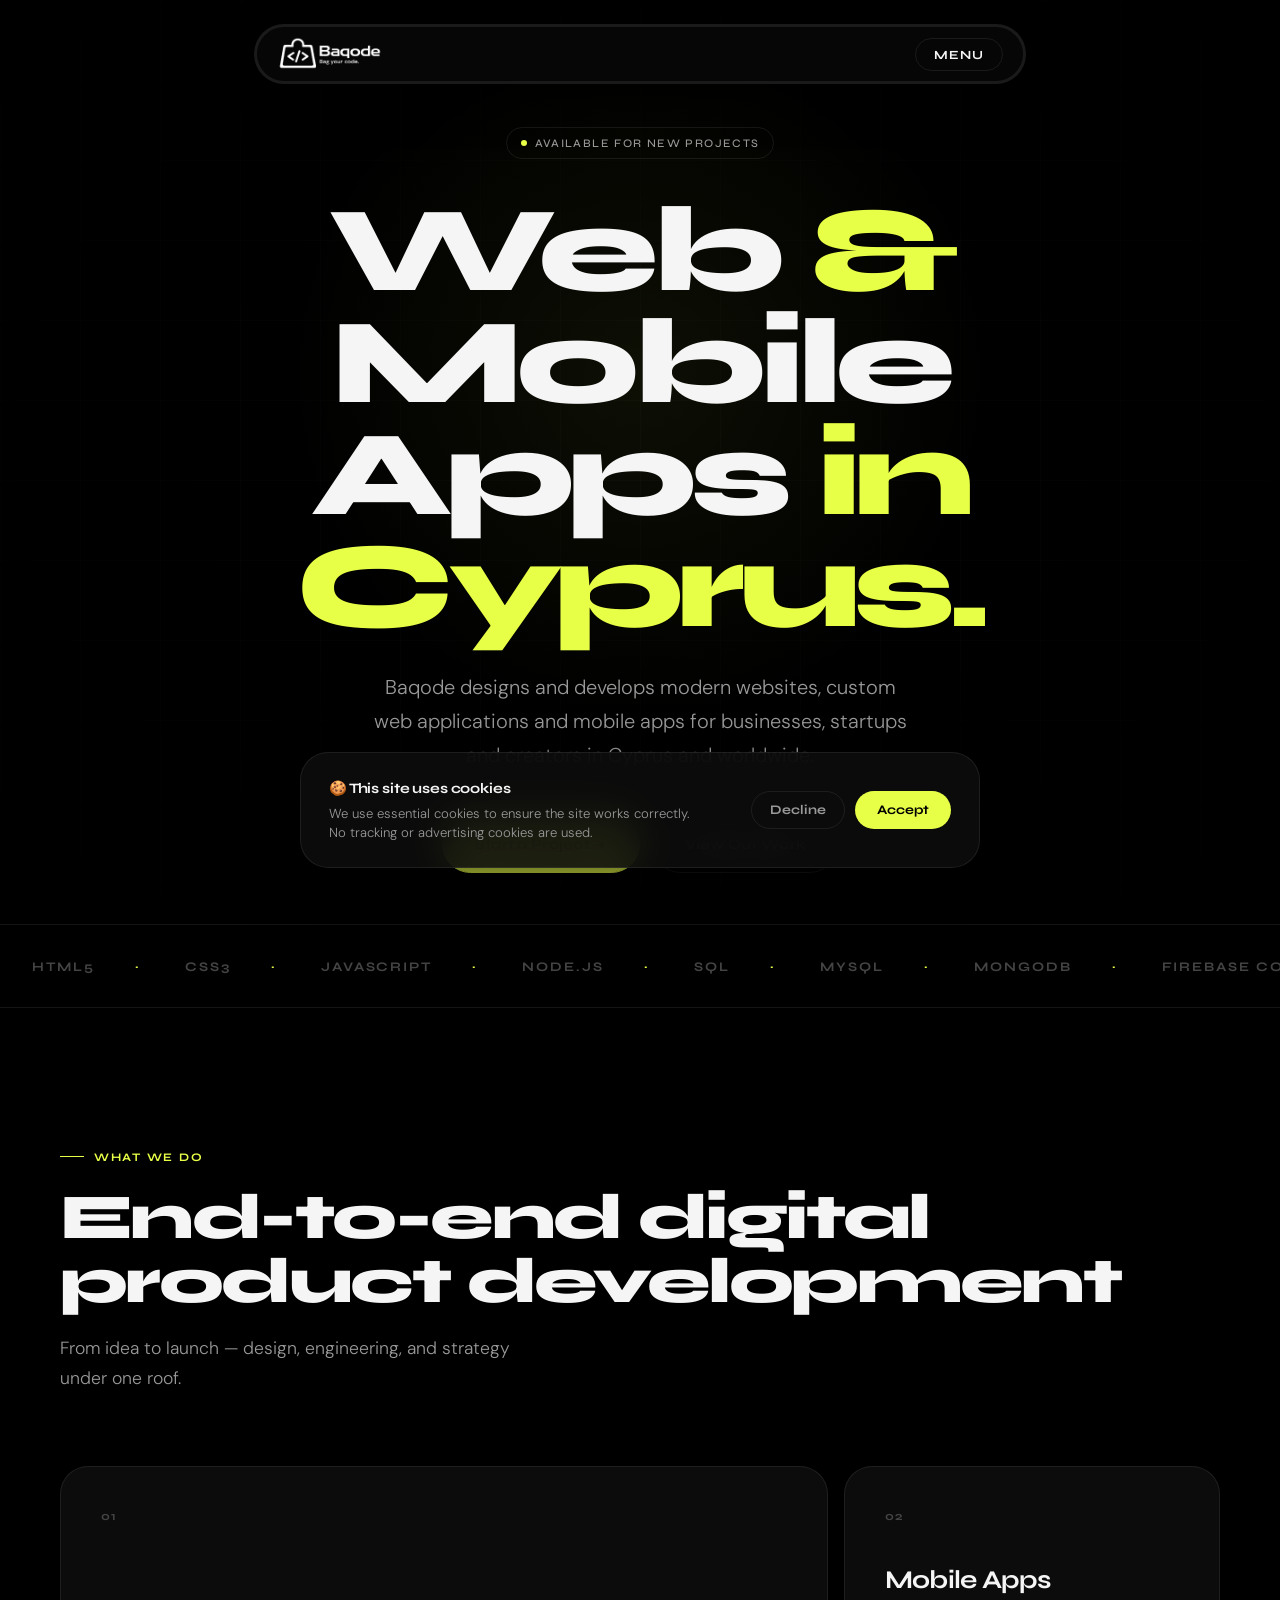
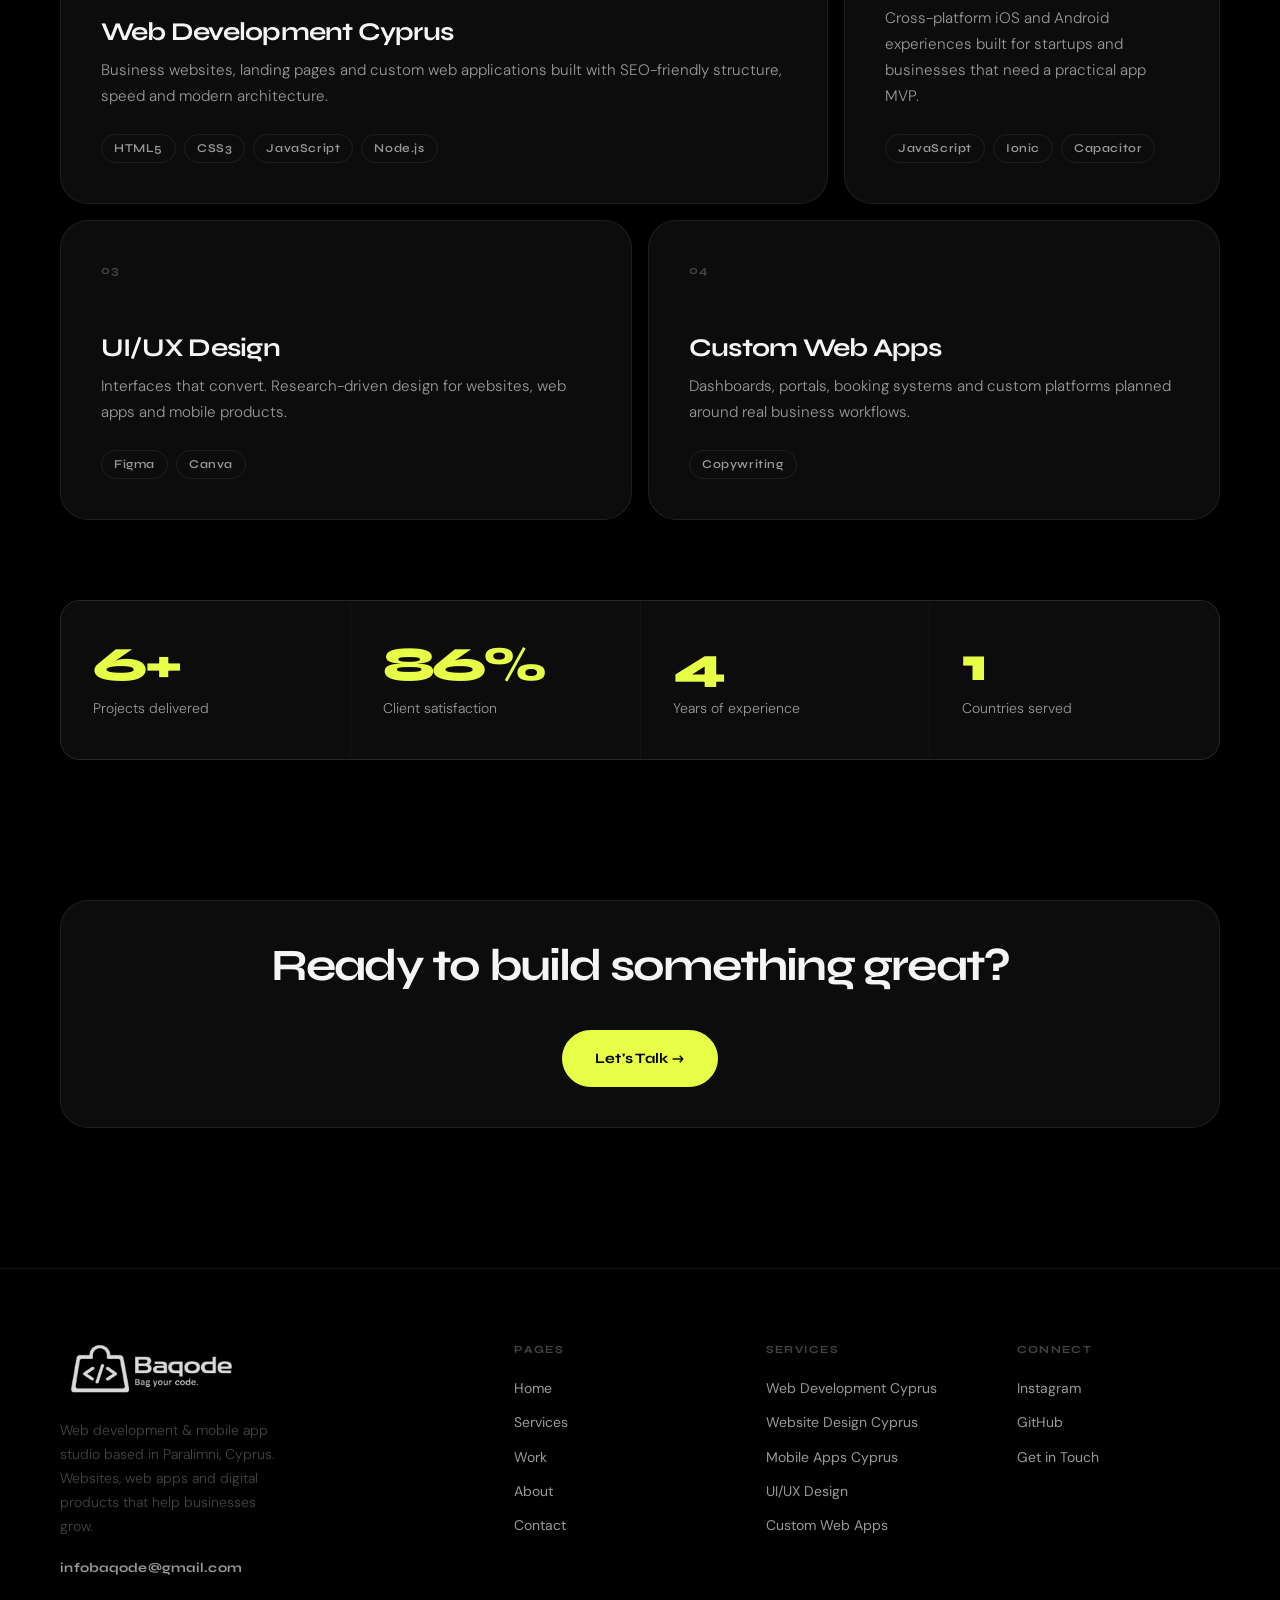
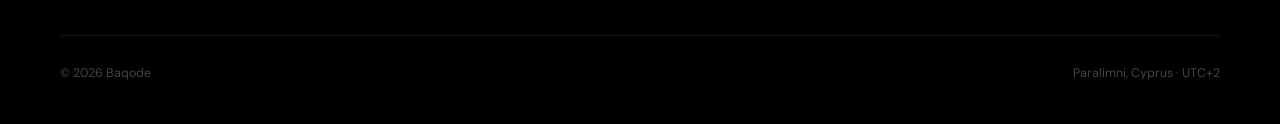
<file: index.html>
<!DOCTYPE html>
<html lang="en">
<head>
  <meta charset="UTF-8" />
  <meta name="viewport" content="width=device-width, initial-scale=1.0" />
  <title>Web Development & Mobile App Studio in Cyprus | Baqode</title>
  <!-- SEO Meta -->
  <meta name="description" content="Baqode is a web development and mobile app studio in Cyprus. We build business websites, custom web apps, SaaS platforms and mobile applications for startups and companies." />
  <meta name="keywords" content="web development, mobile apps, UI/UX design, Cyprus, Baqode, digital studio, software development" />
  <meta name="author" content="Baqode Studio" />
  <meta name="robots" content="index, follow" />
  <link rel="canonical" href="https://baqode.com/" />
 
  <!-- Open Graph -->
  <meta property="og:type" content="website" />
  <meta property="og:url" content="https://baqode.com/" />
  <meta property="og:title" content="Baqode — Web Development & Mobile App Studio in Cyprus" />
  <meta property="og:description" content="Baqode is a web development and mobile app studio in Cyprus. We build business websites, custom web apps, SaaS platforms and mobile applications for startups and companies." />
  <meta property="og:image" content="https://baqode.com/og-image.png" />
  <meta property="og:site_name" content="Baqode Studio" />
  <meta property="og:locale" content="en_US" />
 
  <!-- Twitter Card -->
  <meta name="twitter:card" content="summary_large_image" />
  <meta name="twitter:title" content="Baqode — Web Development & Mobile App Studio in Cyprus" />
  <meta name="twitter:description" content="Baqode is a web development and mobile app studio in Cyprus. We build business websites, custom web apps, SaaS platforms and mobile applications for startups and companies." />
  <meta name="twitter:image" content="https://baqode.com/og-image.png" />
  <!-- Favicon -->
  <link rel="icon" type="image/png" href="favicon.png" />
  <link rel="apple-touch-icon" href="favicon.png" />
 
  <!-- Performance -->
  <link rel="preconnect" href="https://fonts.googleapis.com" />
  <link rel="preconnect" href="https://fonts.gstatic.com" crossorigin />
  <link rel="stylesheet" href="style.css" />
 
  <!-- Structured Data (JSON-LD) -->
  <script type="application/ld+json">
  {
    "@context": "https://schema.org",
    "@type": "ProfessionalService",
    "name": "Baqode Studio",
    "url": "https://baqode.com",
    "logo": "https://baqode.com/logo.png",
    "image": "https://baqode.com/og-image.png",
    "description": "Premium Web & Mobile development studio based in Cyprus. We build elegant, high-performance apps and platforms.",
    "address": {
      "@type": "PostalAddress",
      "addressLocality": "Paralimni",
      "addressCountry": "CY"
    },
    "email": "infobaqode@gmail.com",
    "sameAs": [
      "https://www.instagram.com/baqode_/",
      "https://github.com/kt0skk0s"
    ],
    "serviceType": ["Web Development", "Mobile App Development", "UI/UX Design", "Technical Consulting"],
    "areaServed": "Worldwide"
  }
  </script>
</head>
<body>

  <!-- TOPBAR -->
  <header class="topbar">
    <div class="container topbar-inner">
      <a href="index.html" class="brand">
        <img src="logo.png" alt="Baqode" class="brand-logo" />
      </a>
      <button class="menu-btn" id="menuBtn">Menu</button>
    </div>
  </header>

  <!-- FULL-SCREEN NAV -->
  <nav class="nav" id="nav">
    <a href="index.html" data-num="01">Home</a>
    <a href="services.html" data-num="02">Services</a>
    <a href="work.html" data-num="03">Work</a>
    <a href="about.html" data-num="04">About</a>
    <a href="contact.html" data-num="05">Contact</a>
    <div class="nav-footer">
      <span>© 2026 Baqode</span>
      <div class="nav-footer-links">
        <a href="https://www.instagram.com/baqode_/?hl=el">Instagram</a>
        <a href="https://github.com/kt0skk0s">GitHub</a>
        <a href="mailto:infobaqode@gmail.com">infobaqode@gmail.com ↗</a>
      </div>
    </div>
  </nav>

  <main>

    <!-- HERO -->
    <section class="hero">
      <div class="hero-bg">
        <div class="hero-glow"></div>
        <div class="hero-grid"></div>
      </div>
      <div class="container hero-content reveal">
        <div class="eyebrow">
          <span class="eyebrow-dot"></span>
          Available for new projects
        </div>
        <h1>
          Web <span class="text-accent">&</span> Mobile Apps
          <span class="text-accent">in Cyprus.</span>
        </h1>
        <p>
          Baqode designs and develops modern websites, custom web applications and mobile apps for businesses, startups and creators in Cyprus and worldwide.
        </p>
        <div class="hero-actions">
          <a class="btn btn-primary" href="contact.html">Start a Project →</a>
          <a class="btn btn-secondary" href="work.html">View Our Work</a>
        </div>
      </div>
    </section>

    <!-- MARQUEE -->
    <div class="marquee-container reveal" style="margin-top:24px;">
      <div class="marquee">
        <span>HTML5</span><span class="dot">·</span>
        <span>CSS3</span><span class="dot">·</span>
        <span>JavaScript</span><span class="dot">·</span>
        <span>Node.js</span><span class="dot">·</span>
        <span>SQL</span><span class="dot">·</span>
        <span>MySQL</span><span class="dot">·</span>
        <span>MongoDB</span><span class="dot">·</span>
        <span>Firebase Console</span><span class="dot">·</span>
        <span>Python</span><span class="dot">·</span>
        <span>Git</span><span class="dot">·</span>
        <span>GitHub</span><span class="dot">·</span>
        <span>Render</span><span class="dot">·</span>
        <span>Netlify</span><span class="dot">·</span>
        <!-- duplicate for seamless loop -->
        <span>HTML5</span><span class="dot">·</span>
        <span>CSS3</span><span class="dot">·</span>
        <span>JavaScript</span><span class="dot">·</span>
        <span>Node.js</span><span class="dot">·</span>
        <span>SQL</span><span class="dot">·</span>
        <span>MySQL</span><span class="dot">·</span>
        <span>MongoDB</span><span class="dot">·</span>
        <span>Firebase Console</span><span class="dot">·</span>
        <span>Python</span><span class="dot">·</span>
        <span>Git</span><span class="dot">·</span>
        <span>GitHub</span><span class="dot">·</span>
        <span>Render</span><span class="dot">·</span>
        <span>Netlify</span><span class="dot">·</span>
      </div>
    </div>

    <!-- SERVICES TEASER -->
    <section class="section">
      <div class="container">
        <div class="section-header reveal">
          <div class="section-label">What We Do</div>
          <h2>End-to-end digital<br>product development</h2>
          <p>From idea to launch — design, engineering, and strategy under one roof.</p>
        </div>

        <div class="bento-grid">
          <article class="bento-card col-8 reveal">
            <div class="card-num">01</div>
            <h3><a href="web-development-cyprus.html">Web Development Cyprus</a></h3>
            <p>Business websites, landing pages and custom web applications built with SEO-friendly structure, speed and modern architecture.</p>
            <div class="card-tags">
              <span class="card-tag">HTML5</span>
              <span class="card-tag">CSS3</span>
              <span class="card-tag">JavaScript</span>
              <span class="card-tag">Node.js</span>
            </div>
          </article>

          <article class="bento-card col-4 reveal reveal-delay-1">
            <div class="card-num">02</div>
            <h3><a href="mobile-app-development-cyprus.html">Mobile Apps</a></h3>
            <p>Cross-platform iOS and Android experiences built for startups and businesses that need a practical app MVP.</p>
            <div class="card-tags">
              <span class="card-tag">JavaScript</span>
              <span class="card-tag">Ionic</span>
              <span class="card-tag">Capacitor</span>
            </div>
          </article>

          <article class="bento-card col-6 reveal reveal-delay-2">
            <div class="card-num">03</div>
            <h3><a href="ui-ux-design.html">UI/UX Design</a></h3>
            <p>Interfaces that convert. Research-driven design for websites, web apps and mobile products.</p>
            <div class="card-tags">
              <span class="card-tag">Figma</span>
              <span class="card-tag">Canva</span>
            </div>
          </article>

          <article class="bento-card col-6 reveal reveal-delay-3">
            <div class="card-num">04</div>
            <h3><a href="custom-web-apps.html">Custom Web Apps</a></h3>
            <p>Dashboards, portals, booking systems and custom platforms planned around real business workflows.</p>
            <div class="card-tags">
              <span class="card-tag">Copywriting</span>
            </div>
          </article>
        </div>

        <!-- STATS -->
        <div class="stats-row reveal">
          <div class="stat-item">
            <div class="stat-num"><span data-target="7">0</span><span>+</span></div>
            <div class="stat-label">Projects delivered</div>
          </div>
          <div class="stat-item">
            <div class="stat-num"><span data-target="98">0</span><span>%</span></div>
            <div class="stat-label">Client satisfaction</div>
          </div>
          <div class="stat-item">
            <div class="stat-num"><span data-target="5">0</span></div>
            <div class="stat-label">Years of experience</div>
          </div>
          <div class="stat-item">
            <div class="stat-num"><span data-target="2">0</span></div>
            <div class="stat-label">Countries served</div>
          </div>
        </div>

      </div>
    </section>

    <!-- CTA STRIP -->
    <section style="padding: 0 0 140px;">
      <div class="container">
        <div class="bento-card col-12 reveal" style="text-align:center; align-items:center; min-height:220px; justify-content:center; gap:28px;">
          <h3 style="font-size:clamp(1.8rem,4vw,2.8rem); letter-spacing:-0.04em;">Ready to build something great?</h3>
          <a class="btn btn-primary" href="contact.html">Let's Talk →</a>
        </div>
      </div>
    </section>

  </main>

  <!-- FOOTER -->
  <footer class="footer">
    <div class="container">
      <div class="footer-grid" >
 
        <div class="footer-logo-col">
          <img src="logo.png" alt="Baqode" class="footer-logo" />
          <p class="footer-tagline">Web development &amp; mobile app studio based in Paralimni, Cyprus.<br>Websites, web apps and digital products that help businesses grow.</p>
          <a href="mailto:infobaqode@gmail.com" class="footer-email">infobaqode@gmail.com</a>
        </div>
 
        <div class="footer-col">
          <div class="footer-col-title">Pages</div>
          <a href="index.html">Home</a>
          <a href="services.html">Services</a>
          <a href="work.html">Work</a>
          <a href="about.html">About</a>
          <a href="contact.html">Contact</a>
        </div>
 
        <div class="footer-col">
          <div class="footer-col-title">Services</div>
          <a href="web-development-cyprus.html">Web Development Cyprus</a>
          <a href="website-design-cyprus.html">Website Design Cyprus</a>
          <a href="mobile-app-development-cyprus.html">Mobile Apps Cyprus</a>
          <a href="ui-ux-design.html">UI/UX Design</a>
          <a href="custom-web-apps.html">Custom Web Apps</a>
        </div>
 
        <div class="footer-col">
          <div class="footer-col-title">Connect</div>
          <a href="https://www.instagram.com/baqode_/?hl=el">Instagram</a>
          <a href="https://github.com/kt0skk0s">GitHub</a>
          <a href="contact.html">Get in Touch</a>
        </div>
 
      </div>
 
      <div class="footer-bottom">
        <div class="footer-bottom-left">© 2026 Baqode</div>
        <div class="footer-bottom-right">
          <span>Paralimni, Cyprus · UTC+2</span>
        </div>
      </div>
    </div>
  </footer>

  <script src="script.js"></script>
</body>
</html>
</file>
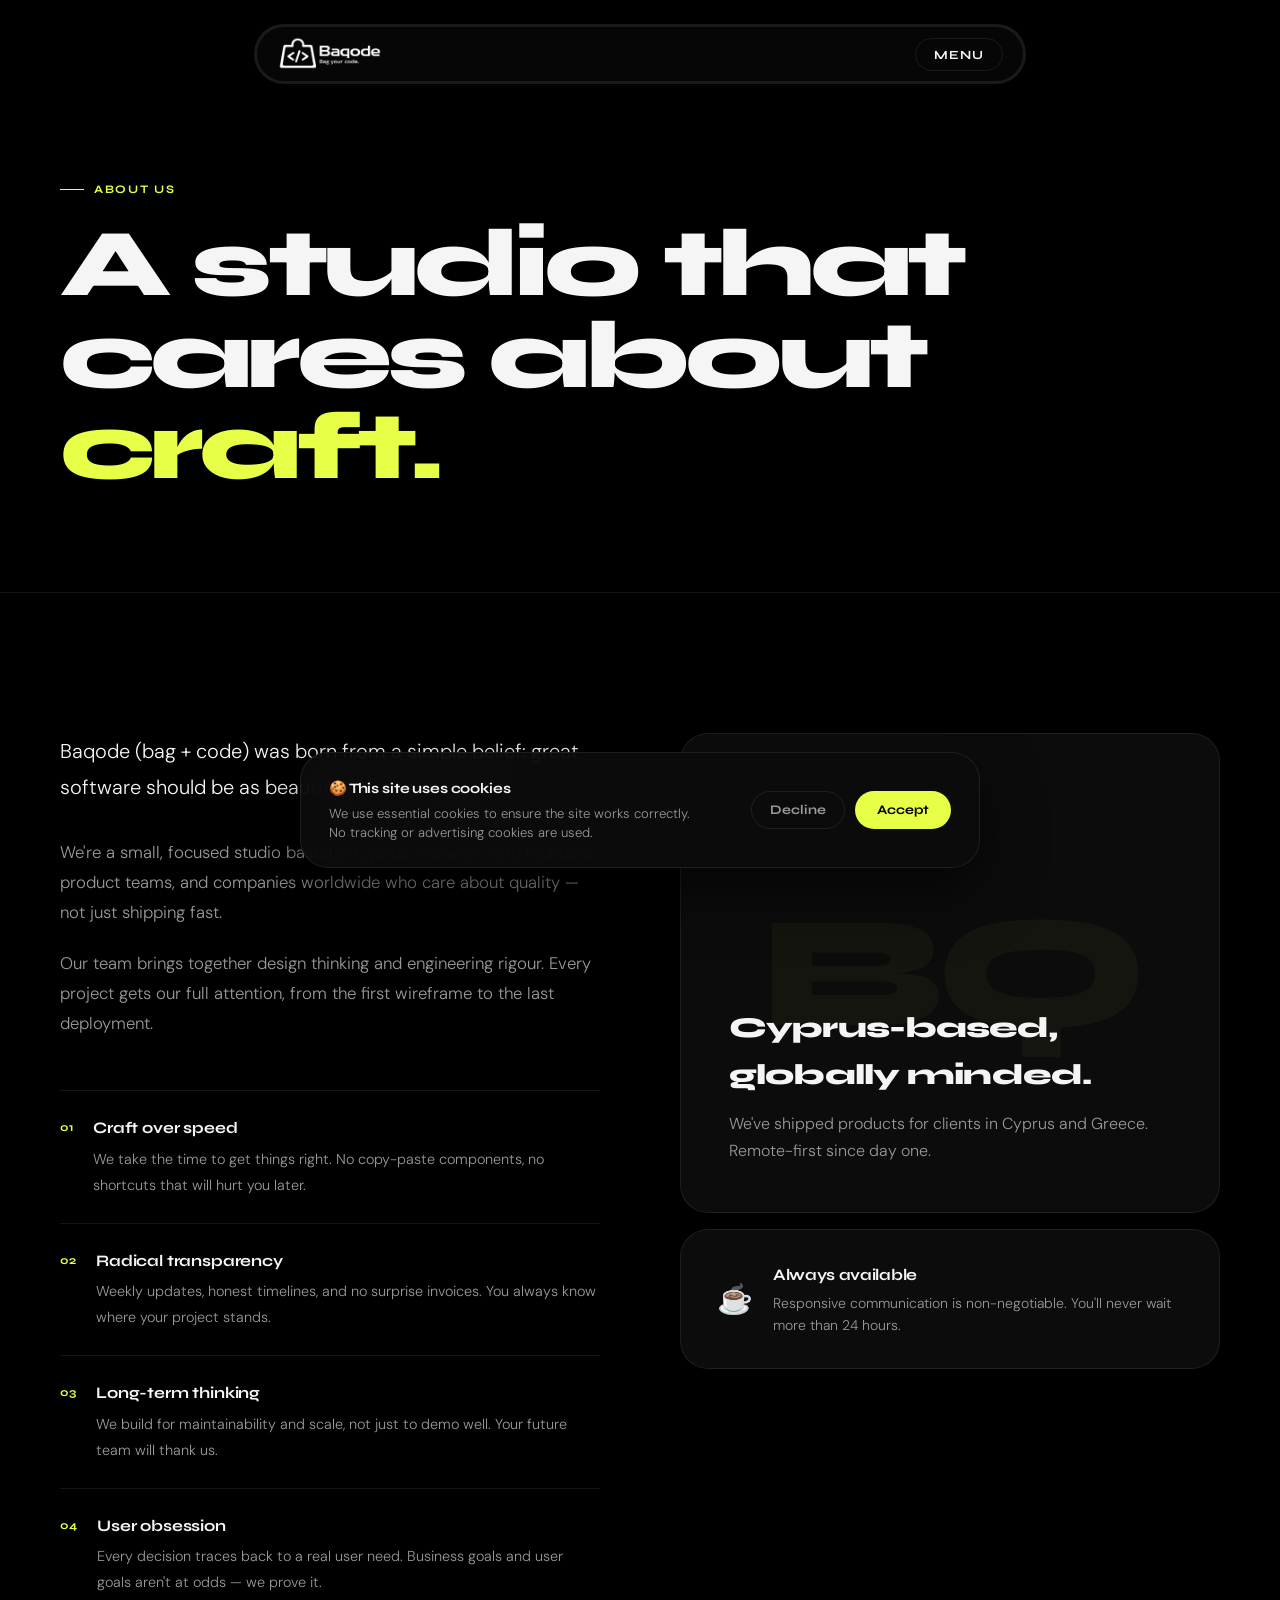
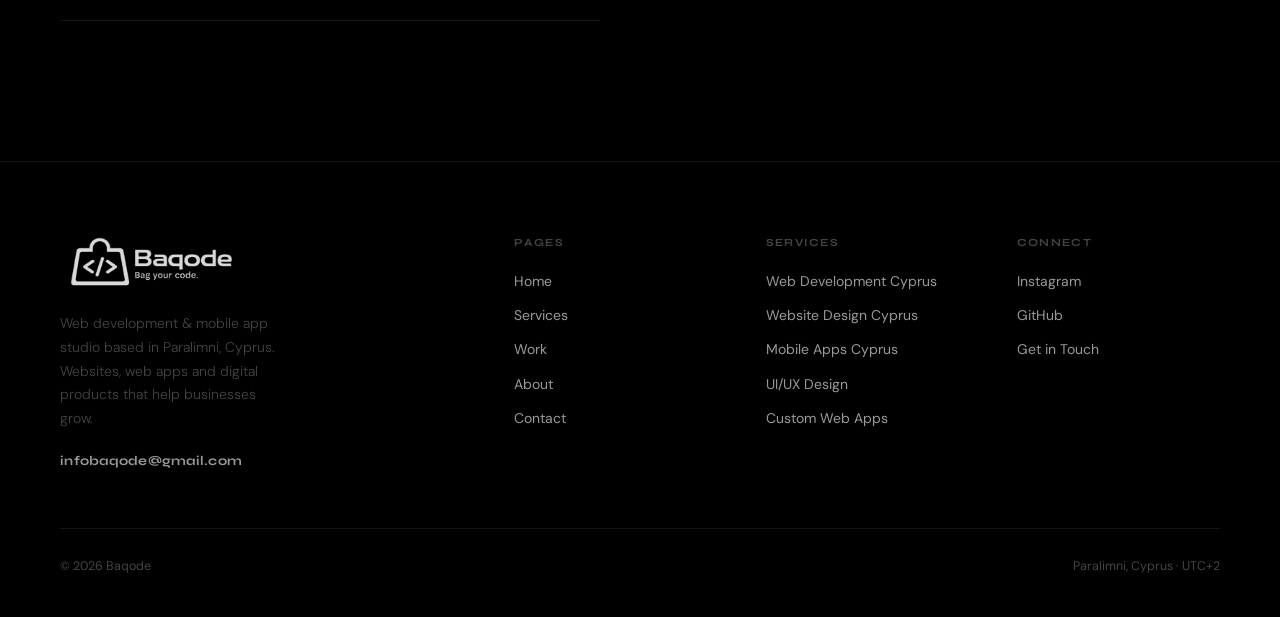
<file: about.html>
<!DOCTYPE html>
<html lang="en">
<head>
  <meta charset="UTF-8" />
  <meta name="viewport" content="width=device-width, initial-scale=1.0" />
  <title>About — Baqode Studio | Cyprus-Based Dev Studio</title>
  <!-- SEO Meta -->
  <meta name="description" content="Baqode is a small, focused studio based in Cyprus. We care about craft, transparency, and long-term thinking. Meet the team behind the code." />
  <meta name="keywords" content="web development, mobile apps, UI/UX design, Cyprus, Baqode, digital studio, software development" />
  <meta name="author" content="Baqode Studio" />
  <meta name="robots" content="index, follow" />
  <link rel="canonical" href="https://baqode.com/about.html" />
 
  <!-- Open Graph -->
  <meta property="og:type" content="website" />
  <meta property="og:url" content="https://baqode.com/about.html" />
  <meta property="og:title" content="About Baqode — A studio that cares about craft." />
  <meta property="og:description" content="Baqode is a small, focused studio based in Cyprus. We care about craft, transparency, and long-term thinking. Meet the team behind the code." />
  <meta property="og:image" content="https://baqode.com/og-image.png" />
  <meta property="og:site_name" content="Baqode Studio" />
  <meta property="og:locale" content="en_US" />
 
  <!-- Twitter Card -->
  <meta name="twitter:card" content="summary_large_image" />
  <meta name="twitter:title" content="About Baqode — A studio that cares about craft." />
  <meta name="twitter:description" content="Baqode is a small, focused studio based in Cyprus. We care about craft, transparency, and long-term thinking. Meet the team behind the code." />
  <meta name="twitter:image" content="https://baqode.com/og-image.png" />
  <!-- Favicon -->
  <link rel="icon" type="image/png" href="favicon.png" />
  <link rel="apple-touch-icon" href="favicon.png" />
 
  <!-- Performance -->
  <link rel="preconnect" href="https://fonts.googleapis.com" />
  <link rel="preconnect" href="https://fonts.gstatic.com" crossorigin />
  <link rel="stylesheet" href="style.css" />
</head>
<body>

  <header class="topbar">
    <div class="container topbar-inner">
      <a href="index.html" class="brand">
        <img src="logo.png" alt="Baqode" class="brand-logo" />
      </a>
      <button class="menu-btn" id="menuBtn">Menu</button>
    </div>
  </header>

  <nav class="nav" id="nav">
    <a href="index.html" data-num="01">Home</a>
    <a href="services.html" data-num="02">Services</a>
    <a href="work.html" data-num="03">Work</a>
    <a href="about.html" data-num="04">About</a>
    <a href="contact.html" data-num="05">Contact</a>
    <div class="nav-footer">
      <span>© 2026 Baqode</span>
      <div class="nav-footer-links">
        <a href="https://www.instagram.com/baqode_/?hl=el">Instagram</a>
        <a href="https://github.com/kt0skk0s">GitHub</a>
        <a href="mailto:infobaqode@gmail.com">infobaqode@gmail.com ↗</a>
      </div>
    </div>
  </nav>

  <main>

    <div class="page-hero">
      <div class="container">
        <div class="section-label reveal">About Us</div>
        <h1 class="reveal reveal-delay-1">A studio that<br>cares about<br><span class="text-accent">craft.</span></h1>
      </div>
    </div>

    <section class="section">
      <div class="container">
        <div class="about-grid">

          <div class="about-text">
            <p class="reveal" style="font-size:1.25rem; font-weight:300; line-height:1.8; color:var(--text); margin-bottom:32px;">
              Baqode (bag + code) was born from a simple belief: great software should be as beautiful as it is functional.
            </p>
            <p class="reveal">
              We're a small, focused studio based in Cyprus. We work with founders, product teams, and companies worldwide who care about quality — not just shipping fast.
            </p>
            <p class="reveal">
              Our team brings together design thinking and engineering rigour. Every project gets our full attention, from the first wireframe to the last deployment.
            </p>

            <div class="values-list" style="margin-top:52px;">
              <div class="value-item reveal">
                <div class="value-num">01</div>
                <div class="value-text">
                  <h4>Craft over speed</h4>
                  <p>We take the time to get things right. No copy-paste components, no shortcuts that will hurt you later.</p>
                </div>
              </div>
              <div class="value-item reveal">
                <div class="value-num">02</div>
                <div class="value-text">
                  <h4>Radical transparency</h4>
                  <p>Weekly updates, honest timelines, and no surprise invoices. You always know where your project stands.</p>
                </div>
              </div>
              <div class="value-item reveal">
                <div class="value-num">03</div>
                <div class="value-text">
                  <h4>Long-term thinking</h4>
                  <p>We build for maintainability and scale, not just to demo well. Your future team will thank us.</p>
                </div>
              </div>
              <div class="value-item reveal">
                <div class="value-num">04</div>
                <div class="value-text">
                  <h4>User obsession</h4>
                  <p>Every decision traces back to a real user need. Business goals and user goals aren't at odds — we prove it.</p>
                </div>
              </div>
            </div>
          </div>

          <div class="about-visual reveal reveal-delay-2">
            <div class="about-card-big">
              <div class="about-card-bg">BQ</div>
              <h3>Cyprus-based,<br>globally minded.</h3>
              <p>We've shipped products for clients in Cyprus and Greece. Remote-first since day one.</p>
            </div>

            <div class="bento-card" style="margin-top:16px; min-height:auto; padding:32px 36px; flex-direction:row; align-items:center; gap:20px;">
              <div style="font-size:1.8rem;">☕</div>
              <div>
                <div style="font-family:var(--font-display); font-weight:700; letter-spacing:-0.02em; margin-bottom:4px;">Always available</div>
                <div style="color:var(--text-dim); font-size:0.875rem; font-weight:300;">Responsive communication is non-negotiable. You'll never wait more than 24 hours.</div>
              </div>
            </div>
          </div>

        </div>
      </div>
    </section>

  </main>

  <!-- FOOTER -->
  <footer class="footer">
    <div class="container">
      <div class="footer-grid" >
 
        <div class="footer-logo-col">
          <img src="logo.png" alt="Baqode" class="footer-logo" />
          <p class="footer-tagline">Web development &amp; mobile app studio based in Paralimni, Cyprus.<br>Websites, web apps and digital products that help businesses grow.</p>
          <a href="mailto:infobaqode@gmail.com" class="footer-email">infobaqode@gmail.com</a>
        </div>
 
        <div class="footer-col">
          <div class="footer-col-title">Pages</div>
          <a href="index.html">Home</a>
          <a href="services.html">Services</a>
          <a href="work.html">Work</a>
          <a href="about.html">About</a>
          <a href="contact.html">Contact</a>
        </div>
 
        <div class="footer-col">
          <div class="footer-col-title">Services</div>
          <a href="web-development-cyprus.html">Web Development Cyprus</a>
          <a href="website-design-cyprus.html">Website Design Cyprus</a>
          <a href="mobile-app-development-cyprus.html">Mobile Apps Cyprus</a>
          <a href="ui-ux-design.html">UI/UX Design</a>
          <a href="custom-web-apps.html">Custom Web Apps</a>
        </div>
 
        <div class="footer-col">
          <div class="footer-col-title">Connect</div>
          <a href="https://www.instagram.com/baqode_/?hl=el">Instagram</a>
          <a href="https://github.com/kt0skk0s">GitHub</a>
          <a href="contact.html">Get in Touch</a>
        </div>
 
      </div>
 
      <div class="footer-bottom">
        <div class="footer-bottom-left">© 2026 Baqode</div>
        <div class="footer-bottom-right">
          <span>Paralimni, Cyprus · UTC+2</span>
        </div>
      </div>
    </div>
  </footer>

  <script src="script.js"></script>
</body>
</html>
</file>
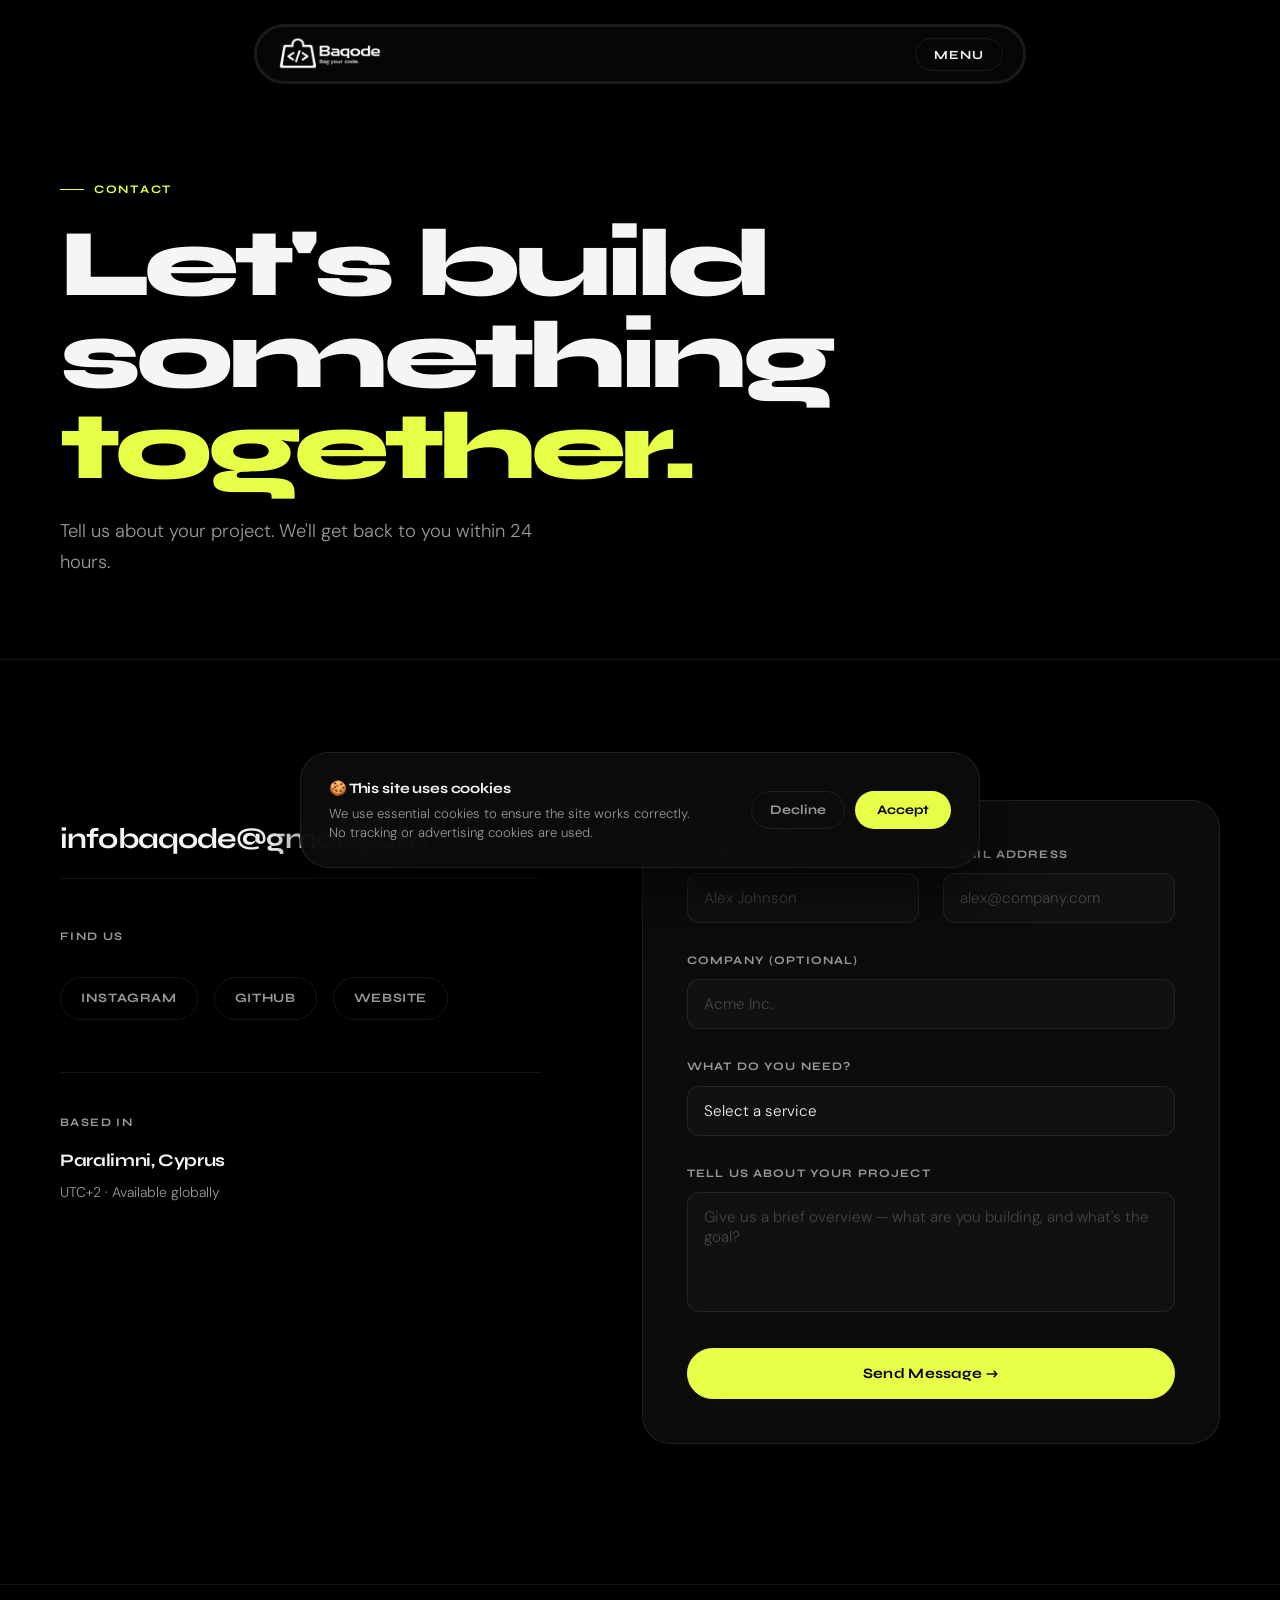
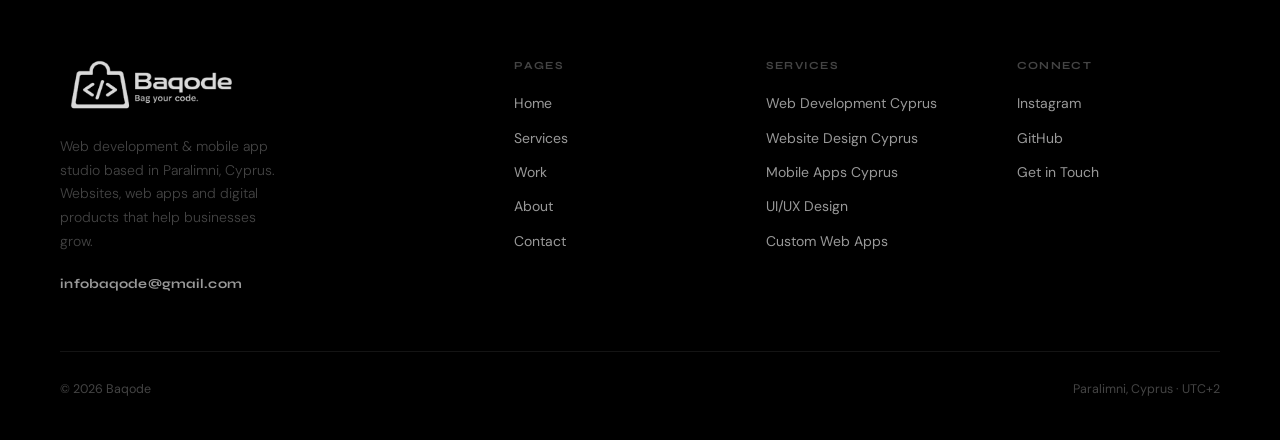
<file: contact.html>
<!DOCTYPE html>
<html lang="en">
<head>
  <meta charset="UTF-8" />
  <meta name="viewport" content="width=device-width, initial-scale=1.0" />
  <title>Contact — Baqode Studio | Start a Project</title>
  <!-- SEO Meta -->
  <meta name="description" content="Have a project in mind? Get in touch with Baqode Studio. We respond within 24 hours and are available for new projects worldwide." />
  <meta name="keywords" content="web development, mobile apps, UI/UX design, Cyprus, Baqode, digital studio, software development" />
  <meta name="author" content="Baqode Studio" />
  <meta name="robots" content="index, follow" />
  <link rel="canonical" href="https://baqode.com/contact.html" />
 
  <!-- Open Graph -->
  <meta property="og:type" content="website" />
  <meta property="og:url" content="https://baqode.com/contact.html" />
  <meta property="og:title" content="Contact Baqode — Let's build something together." />
  <meta property="og:description" content="Have a project in mind? Get in touch with Baqode Studio. We respond within 24 hours and are available for new projects worldwide." />
  <meta property="og:image" content="https://baqode.com/og-image.png" />
  <meta property="og:site_name" content="Baqode Studio" />
  <meta property="og:locale" content="en_US" />
 
  <!-- Twitter Card -->
  <meta name="twitter:card" content="summary_large_image" />
  <meta name="twitter:title" content="Contact Baqode — Let's build something together." />
  <meta name="twitter:description" content="Have a project in mind? Get in touch with Baqode Studio. We respond within 24 hours and are available for new projects worldwide." />
  <meta name="twitter:image" content="https://baqode.com/og-image.png" />
  <!-- Favicon -->
  <link rel="icon" type="image/png" href="favicon.png" />
  <link rel="apple-touch-icon" href="favicon.png" />
 
  <!-- Performance -->
  <link rel="preconnect" href="https://fonts.googleapis.com" />
  <link rel="preconnect" href="https://fonts.gstatic.com" crossorigin />
  <link rel="stylesheet" href="style.css" />
</head>
<body>

  <header class="topbar">
    <div class="container topbar-inner">
      <a href="index.html" class="brand">
        <img src="logo.png" alt="Baqode" class="brand-logo" />
      </a>
      <button class="menu-btn" id="menuBtn">Menu</button>
    </div>
  </header>

  <nav class="nav" id="nav">
    <a href="index.html" data-num="01">Home</a>
    <a href="services.html" data-num="02">Services</a>
    <a href="work.html" data-num="03">Work</a>
    <a href="about.html" data-num="04">About</a>
    <a href="contact.html" data-num="05">Contact</a>
    <div class="nav-footer">
      <span>© 2026 Baqode</span>
      <div class="nav-footer-links">
        <a href="https://www.instagram.com/baqode_/?hl=el">Instagram</a>
        <a href="https://github.com/kt0skk0s">GitHub</a>
        <a href="mailto:infobaqode@gmail.com">infobaqode@gmail.com ↗</a>
      </div>
    </div>
  </nav>

  <main>

    <div class="page-hero">
      <div class="container">
        <div class="section-label">Contact</div>
        <h1>Let's build<br>something<br><span class="text-accent">together.</span></h1>
        <p style="margin-top:24px;">Tell us about your project. We'll get back to you within 24 hours.</p>
      </div>
    </div>

    <section class="section">
      <div class="container">
        <div class="contact-wrapper">

          <div class="contact-left">
            <a href="mailto:infobaqode@gmail.com" class="big-email">infobaqode@gmail.com ↗</a>

            <div style="margin-top:48px;">
              <div style="font-family:var(--font-display);font-size:0.72rem;font-weight:700;text-transform:uppercase;letter-spacing:0.12em;color:var(--text-dim);margin-bottom:20px;">Find us</div>
              <div class="contact-socials">
                <a href="https://www.instagram.com/baqode_/?hl=el" class="social-link">Instagram</a>
                <a href="https://github.com/kt0skk0s" class="social-link">GitHub</a>
                <a href="index.html" class="social-link">Website</a>
              </div>
            </div>

            <div style="margin-top:52px;padding-top:40px;border-top:1px solid var(--border);">
              <div style="font-family:var(--font-display);font-size:0.72rem;font-weight:700;text-transform:uppercase;letter-spacing:0.12em;color:var(--text-dim);margin-bottom:16px;">Based in</div>
              <div style="font-family:var(--font-display);font-size:1.1rem;font-weight:700;letter-spacing:-0.02em;">Paralimni, Cyprus</div>
              <div style="color:var(--text-dim);font-size:0.875rem;margin-top:6px;font-weight:300;">UTC+2 · Available globally</div>
            </div>
          </div>

          <div class="modern-form">
            <form id="contactForm" action="https://formspree.io/f/xgonzbgq" method="POST">
              <div class="form-row">
                <div class="form-group">
                  <label for="fname">Your Name</label>
                  <input type="text" id="fname" name="name" placeholder="Alex Johnson" required />
                </div>
                <div class="form-group">
                  <label for="femail">Email Address</label>
                  <input type="email" id="femail" name="email" placeholder="alex@company.com" required />
                </div>
              </div>
              <div class="form-group">
                <label for="fcompany">Company (optional)</label>
                <input type="text" id="fcompany" name="company" placeholder="Acme Inc." />
              </div>
              <div class="form-group">
                <label for="fservice">What do you need?</label>
                <select id="fservice" name="service">
                  <option value="" disabled selected>Select a service</option>
                  <option value="web">Web App / Platform</option>
                  <option value="mobile">Mobile App</option>
                  <option value="design">UI/UX Design</option>
                  <option value="consulting">Technical Consulting</option>
                  <option value="other">Something else</option>
                </select>
              </div>
              <div class="form-group">
                <label for="fmessage">Tell us about your project</label>
                <textarea id="fmessage" name="message" placeholder="Give us a brief overview — what are you building, and what's the goal?" required></textarea>
              </div>
              <button type="submit" class="btn btn-primary" style="width:100%;justify-content:center;">Send Message →</button>
            </form>
            <div id="formSuccess" class="form-success">
              Message received! We will be in touch within 24 hours.
            </div>
          </div>

        </div>
      </div>
    </section>

  </main>

  <!-- FOOTER -->
  <footer class="footer">
    <div class="container">
      <div class="footer-grid" >
 
        <div class="footer-logo-col">
          <img src="logo.png" alt="Baqode" class="footer-logo" />
          <p class="footer-tagline">Web development &amp; mobile app studio based in Paralimni, Cyprus.<br>Websites, web apps and digital products that help businesses grow.</p>
          <a href="mailto:infobaqode@gmail.com" class="footer-email">infobaqode@gmail.com</a>
        </div>
 
        <div class="footer-col">
          <div class="footer-col-title">Pages</div>
          <a href="index.html">Home</a>
          <a href="services.html">Services</a>
          <a href="work.html">Work</a>
          <a href="about.html">About</a>
          <a href="contact.html">Contact</a>
        </div>
 
        <div class="footer-col">
          <div class="footer-col-title">Services</div>
          <a href="web-development-cyprus.html">Web Development Cyprus</a>
          <a href="website-design-cyprus.html">Website Design Cyprus</a>
          <a href="mobile-app-development-cyprus.html">Mobile Apps Cyprus</a>
          <a href="ui-ux-design.html">UI/UX Design</a>
          <a href="custom-web-apps.html">Custom Web Apps</a>
        </div>
 
        <div class="footer-col">
          <div class="footer-col-title">Connect</div>
          <a href="https://www.instagram.com/baqode_/?hl=el" >Instagram</a>
          <a href="https://github.com/kt0skk0s">GitHub</a>
          <a href="contact.html">Get in Touch</a>
        </div>
 
      </div>
 
      <div class="footer-bottom">
        <div class="footer-bottom-left">© 2026 Baqode</div>
        <div class="footer-bottom-right">
          <span>Paralimni, Cyprus · UTC+2</span>
        </div>
      </div>
    </div>
  </footer>

  <script src="script.js"></script>
</body>
</html>
</file>
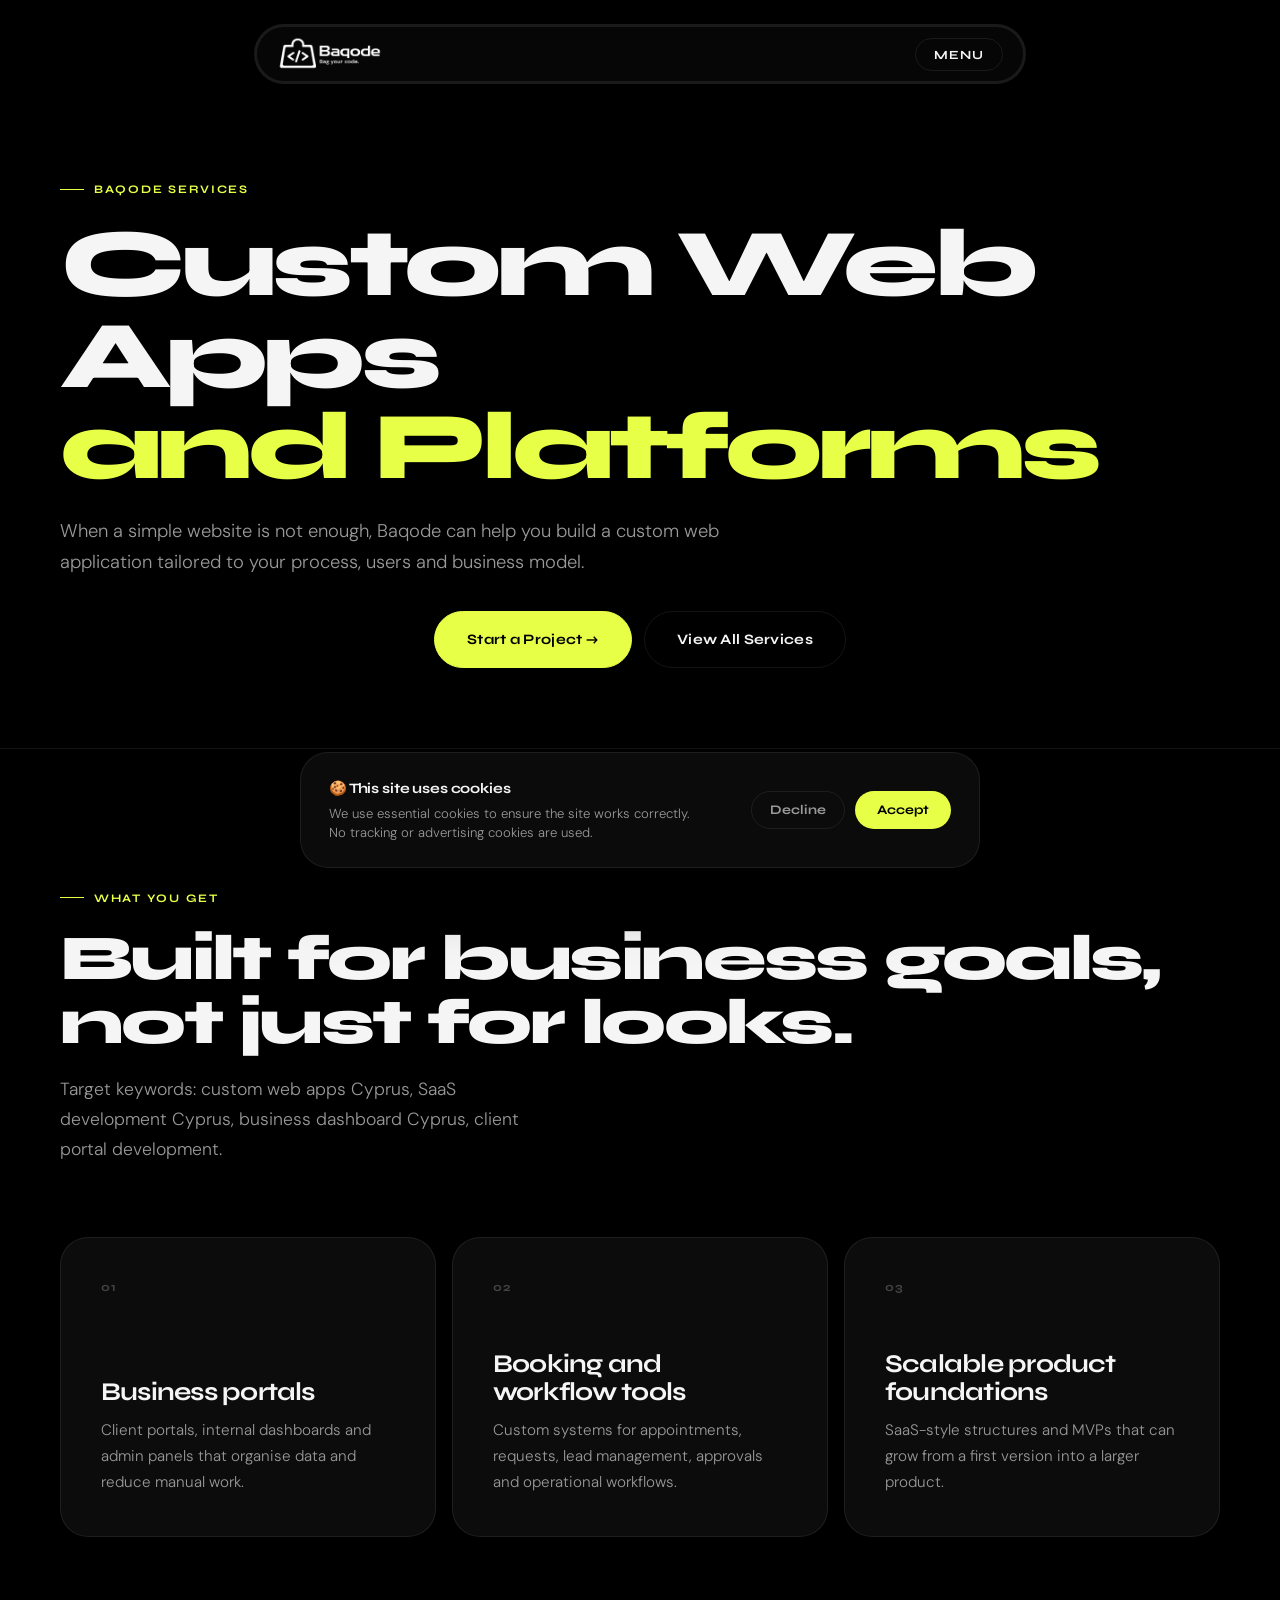
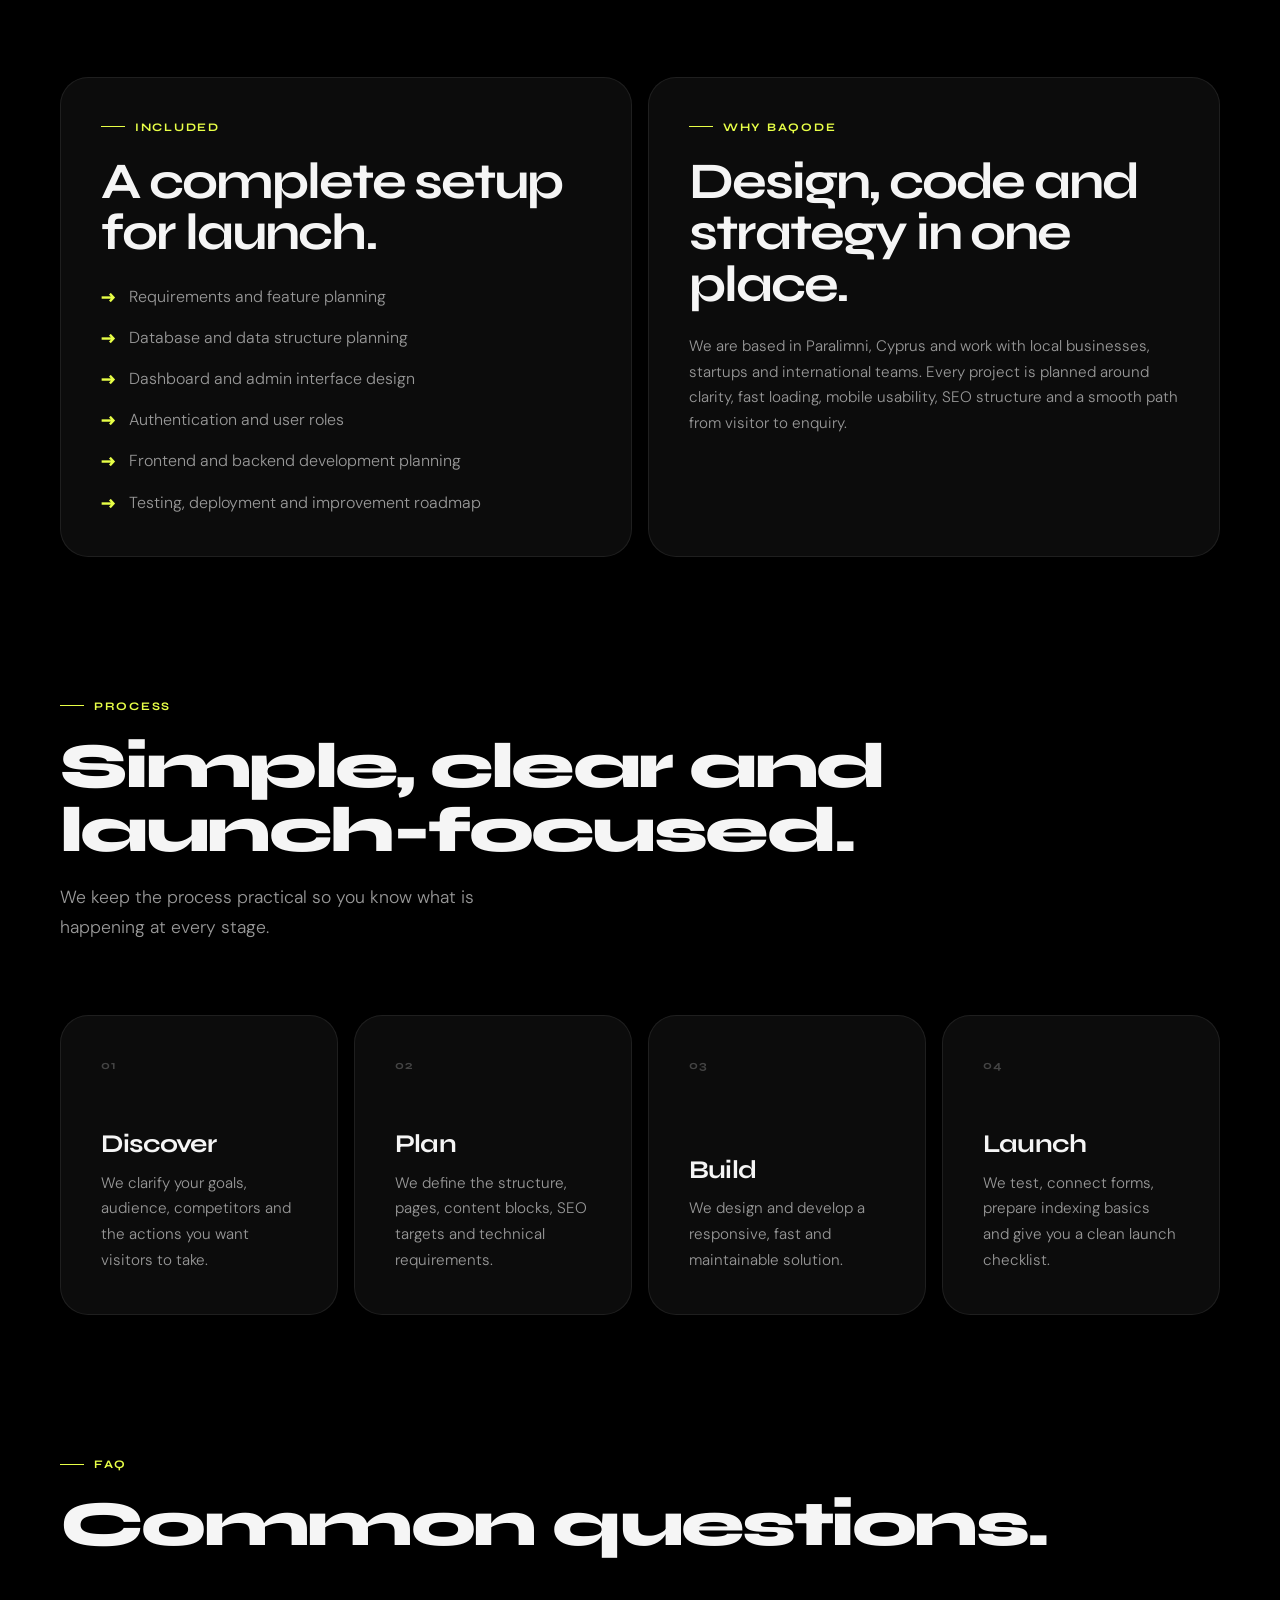
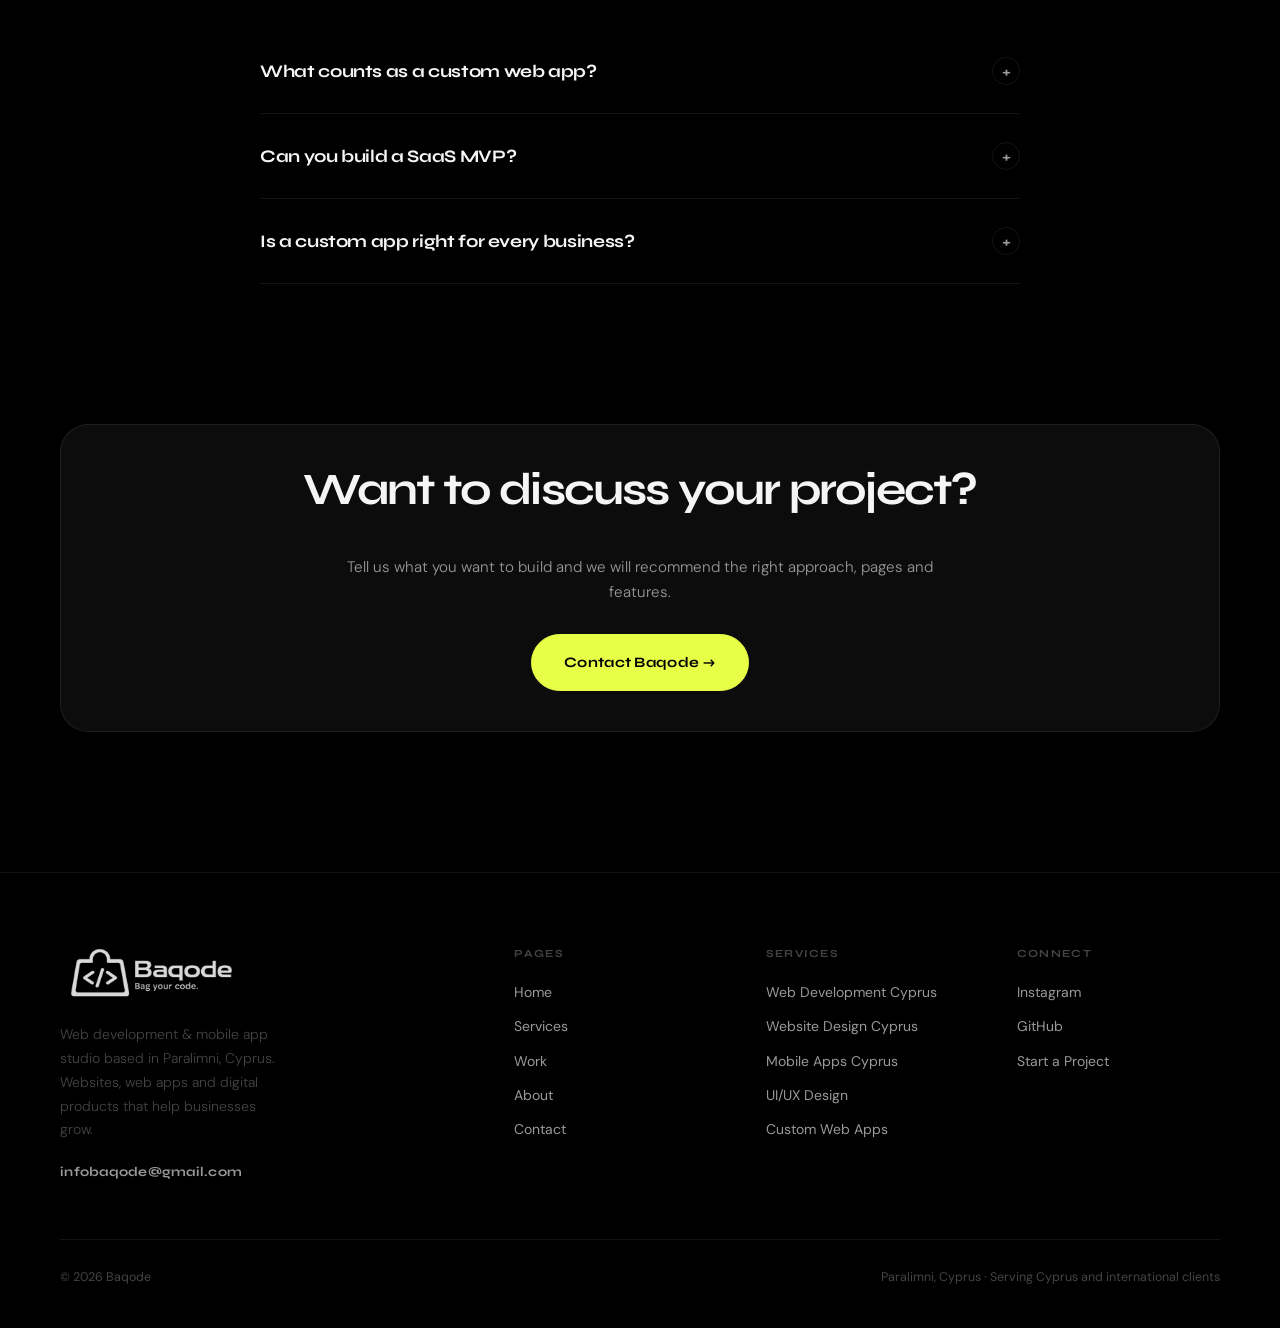
<file: custom-web-apps.html>
<!DOCTYPE html>
<html lang="en">
<head>
  <meta charset="UTF-8" />
  <meta name="viewport" content="width=device-width, initial-scale=1.0" />
  <title>Custom Web Apps Cyprus | SaaS, Portals & Dashboards | Baqode</title>
  <meta name="description" content="Custom web apps in Cyprus for businesses and startups. Baqode builds dashboards, portals, booking systems, SaaS platforms and internal tools." />
  <meta name="author" content="Baqode Studio" />
  <meta name="robots" content="index, follow" />
  <link rel="canonical" href="https://baqode.com/custom-web-apps.html" />
  <meta property="og:type" content="website" />
  <meta property="og:url" content="https://baqode.com/custom-web-apps.html" />
  <meta property="og:title" content="Custom Web Apps Cyprus | SaaS, Portals & Dashboards | Baqode" />
  <meta property="og:description" content="Custom web apps in Cyprus for businesses and startups. Baqode builds dashboards, portals, booking systems, SaaS platforms and internal tools." />
  <meta property="og:image" content="https://baqode.com/og-image.png" />
  <meta property="og:site_name" content="Baqode Studio" />
  <meta property="og:locale" content="en_US" />
  <meta name="twitter:card" content="summary_large_image" />
  <meta name="twitter:title" content="Custom Web Apps Cyprus | SaaS, Portals & Dashboards | Baqode" />
  <meta name="twitter:description" content="Custom web apps in Cyprus for businesses and startups. Baqode builds dashboards, portals, booking systems, SaaS platforms and internal tools." />
  <meta name="twitter:image" content="https://baqode.com/og-image.png" />
  <link rel="icon" type="image/png" href="favicon.png" />
  <link rel="apple-touch-icon" href="favicon.png" />
  <link rel="preconnect" href="https://fonts.googleapis.com" />
  <link rel="preconnect" href="https://fonts.gstatic.com" crossorigin />
  <link rel="stylesheet" href="style.css" />
  <script type="application/ld+json">{
    "@context": "https://schema.org",
    "@type": "Service",
    "name": "Custom Web Apps",
    "provider": {"@type": "ProfessionalService", "name": "Baqode Studio", "url": "https://baqode.com"},
    "areaServed": ["Cyprus", "Paralimni", "Greece", "Europe", "Worldwide"],
    "serviceType": "Custom Web Apps",
    "description": "Custom web apps in Cyprus for businesses and startups. Baqode builds dashboards, portals, booking systems, SaaS platforms and internal tools."
  }</script>
</head>
<body>
  <header class="topbar">
    <div class="container topbar-inner">
      <a href="index.html" class="brand"><img src="logo.png" alt="Baqode Web Development Studio Cyprus" class="brand-logo" /></a>
      <button class="menu-btn" id="menuBtn">Menu</button>
    </div>
  </header>

  <nav class="nav" id="nav">
    <a href="index.html" data-num="01">Home</a>
    <a href="services.html" data-num="02" class="active-link">Services</a>
    <a href="work.html" data-num="03">Work</a>
    <a href="about.html" data-num="04">About</a>
    <a href="contact.html" data-num="05">Contact</a>
    <div class="nav-footer">
      <span>© 2026 Baqode</span>
      <div class="nav-footer-links">
        <a href="https://www.instagram.com/baqode_/?hl=el">Instagram</a>
        <a href="https://github.com/kt0skk0s">GitHub</a>
        <a href="mailto:infobaqode@gmail.com">infobaqode@gmail.com ↗</a>
      </div>
    </div>
  </nav>
  <main>
    <div class="page-hero">
      <div class="container">
        <div class="section-label">Baqode Services</div>
        <h1>Custom Web Apps<br><span class="text-accent">and Platforms</span></h1>
        <p style="margin-top:24px; max-width:720px;">When a simple website is not enough, Baqode can help you build a custom web application tailored to your process, users and business model.</p>
        <div class="hero-actions" style="margin-top:32px;">
          <a class="btn btn-primary" href="contact.html">Start a Project →</a>
          <a class="btn btn-secondary" href="services.html">View All Services</a>
        </div>
      </div>
    </div>

    <section class="section">
      <div class="container">
        <div class="section-header reveal">
          <div class="section-label">What you get</div>
          <h2>Built for business goals,<br>not just for looks.</h2>
          <p>Target keywords: custom web apps Cyprus, SaaS development Cyprus, business dashboard Cyprus, client portal development.</p>
        </div>
        <div class="bento-grid">          <article class="bento-card col-4 reveal">
            <div class="card-num">01</div>
            <h3>Business portals</h3>
            <p>Client portals, internal dashboards and admin panels that organise data and reduce manual work.</p>
          </article>
          <article class="bento-card col-4 reveal">
            <div class="card-num">02</div>
            <h3>Booking and workflow tools</h3>
            <p>Custom systems for appointments, requests, lead management, approvals and operational workflows.</p>
          </article>
          <article class="bento-card col-4 reveal">
            <div class="card-num">03</div>
            <h3>Scalable product foundations</h3>
            <p>SaaS-style structures and MVPs that can grow from a first version into a larger product.</p>
          </article>
</div>
      </div>
    </section>

    <section class="section" style="padding-top:0;">
      <div class="container">
        <div class="bento-grid">
          <article class="bento-card col-6 reveal" style="min-height:auto;">
            <div class="section-label">Included</div>
            <h2 style="font-family:var(--font-display);font-size:clamp(2rem,4vw,3.2rem);line-height:1;letter-spacing:-0.04em;margin-bottom:24px;">A complete setup for launch.</h2>
            <ul class="seo-list"><li>Requirements and feature planning</li><li>Database and data structure planning</li><li>Dashboard and admin interface design</li><li>Authentication and user roles</li><li>Frontend and backend development planning</li><li>Testing, deployment and improvement roadmap</li></ul>
          </article>
          <article class="bento-card col-6 reveal reveal-delay-1" style="min-height:auto;">
            <div class="section-label">Why Baqode</div>
            <h2 style="font-family:var(--font-display);font-size:clamp(2rem,4vw,3.2rem);line-height:1;letter-spacing:-0.04em;margin-bottom:24px;">Design, code and strategy in one place.</h2>
            <p>We are based in Paralimni, Cyprus and work with local businesses, startups and international teams. Every project is planned around clarity, fast loading, mobile usability, SEO structure and a smooth path from visitor to enquiry.</p>
          </article>
        </div>
      </div>
    </section>

    <section class="section" style="padding-top:0;">
      <div class="container">
        <div class="section-header reveal">
          <div class="section-label">Process</div>
          <h2>Simple, clear and launch-focused.</h2>
          <p>We keep the process practical so you know what is happening at every stage.</p>
        </div>
        <div class="bento-grid">          <article class="bento-card col-3 reveal">
            <div class="card-num">01</div><h3>Discover</h3><p>We clarify your goals, audience, competitors and the actions you want visitors to take.</p>
          </article>          <article class="bento-card col-3 reveal">
            <div class="card-num">02</div><h3>Plan</h3><p>We define the structure, pages, content blocks, SEO targets and technical requirements.</p>
          </article>          <article class="bento-card col-3 reveal">
            <div class="card-num">03</div><h3>Build</h3><p>We design and develop a responsive, fast and maintainable solution.</p>
          </article>          <article class="bento-card col-3 reveal">
            <div class="card-num">04</div><h3>Launch</h3><p>We test, connect forms, prepare indexing basics and give you a clean launch checklist.</p>
          </article></div>
      </div>
    </section>

    <section class="section" style="padding-top:0;">
      <div class="container">
        <div class="section-header reveal">
          <div class="section-label">FAQ</div>
          <h2>Common questions.</h2>
        </div>
        <div class="faq-list">          <div class="faq-item reveal">
            <button class="faq-question">What counts as a custom web app?<span class="faq-icon">+</span></button>
            <div class="faq-answer"><p>A custom web app is any browser-based system with functionality beyond a normal website, such as user accounts, dashboards, bookings, databases or workflows.</p></div>
          </div>
          <div class="faq-item reveal">
            <button class="faq-question">Can you build a SaaS MVP?<span class="faq-icon">+</span></button>
            <div class="faq-answer"><p>Yes. We can help plan and build an MVP with the core features needed to test your idea with real users.</p></div>
          </div>
          <div class="faq-item reveal">
            <button class="faq-question">Is a custom app right for every business?<span class="faq-icon">+</span></button>
            <div class="faq-answer"><p>No. Some businesses only need a strong website. We recommend a custom app when there is a clear workflow, product idea or operational problem to solve.</p></div>
          </div>
</div>
      </div>
    </section>

    <section style="padding:0 0 140px;">
      <div class="container">
        <div class="bento-card col-12 reveal" style="text-align:center;align-items:center;min-height:220px;justify-content:center;gap:28px;">
          <h3 style="font-size:clamp(1.8rem,4vw,2.8rem);letter-spacing:-0.04em;">Want to discuss your project?</h3>
          <p style="max-width:620px;">Tell us what you want to build and we will recommend the right approach, pages and features.</p>
          <a class="btn btn-primary" href="contact.html">Contact Baqode →</a>
        </div>
      </div>
    </section>
  </main>
  <footer class="footer">
    <div class="container">
      <div class="footer-grid">
        <div class="footer-logo-col">
          <img src="logo.png" alt="Baqode" class="footer-logo" />
          <p class="footer-tagline">Web development &amp; mobile app studio based in Paralimni, Cyprus.<br>Websites, web apps and digital products that help businesses grow.</p>
          <a href="mailto:infobaqode@gmail.com" class="footer-email">infobaqode@gmail.com</a>
        </div>
        <div class="footer-col">
          <div class="footer-col-title">Pages</div>
          <a href="index.html">Home</a>
          <a href="services.html">Services</a>
          <a href="work.html">Work</a>
          <a href="about.html">About</a>
          <a href="contact.html">Contact</a>
        </div>
        <div class="footer-col">
          <div class="footer-col-title">Services</div>
          <a href="web-development-cyprus.html">Web Development Cyprus</a>
          <a href="website-design-cyprus.html">Website Design Cyprus</a>
          <a href="mobile-app-development-cyprus.html">Mobile Apps Cyprus</a>
          <a href="ui-ux-design.html">UI/UX Design</a>
          <a href="custom-web-apps.html">Custom Web Apps</a>
        </div>
        <div class="footer-col">
          <div class="footer-col-title">Connect</div>
          <a href="https://www.instagram.com/baqode_/?hl=el">Instagram</a>
          <a href="https://github.com/kt0skk0s">GitHub</a>
          <a href="contact.html">Start a Project</a>
        </div>
      </div>
      <div class="footer-bottom">
        <div class="footer-bottom-left">© 2026 Baqode</div>
        <div class="footer-bottom-right"><span>Paralimni, Cyprus · Serving Cyprus and international clients</span></div>
      </div>
    </div>
  </footer>
  <script src="script.js"></script>
</body>
</html>
</file>
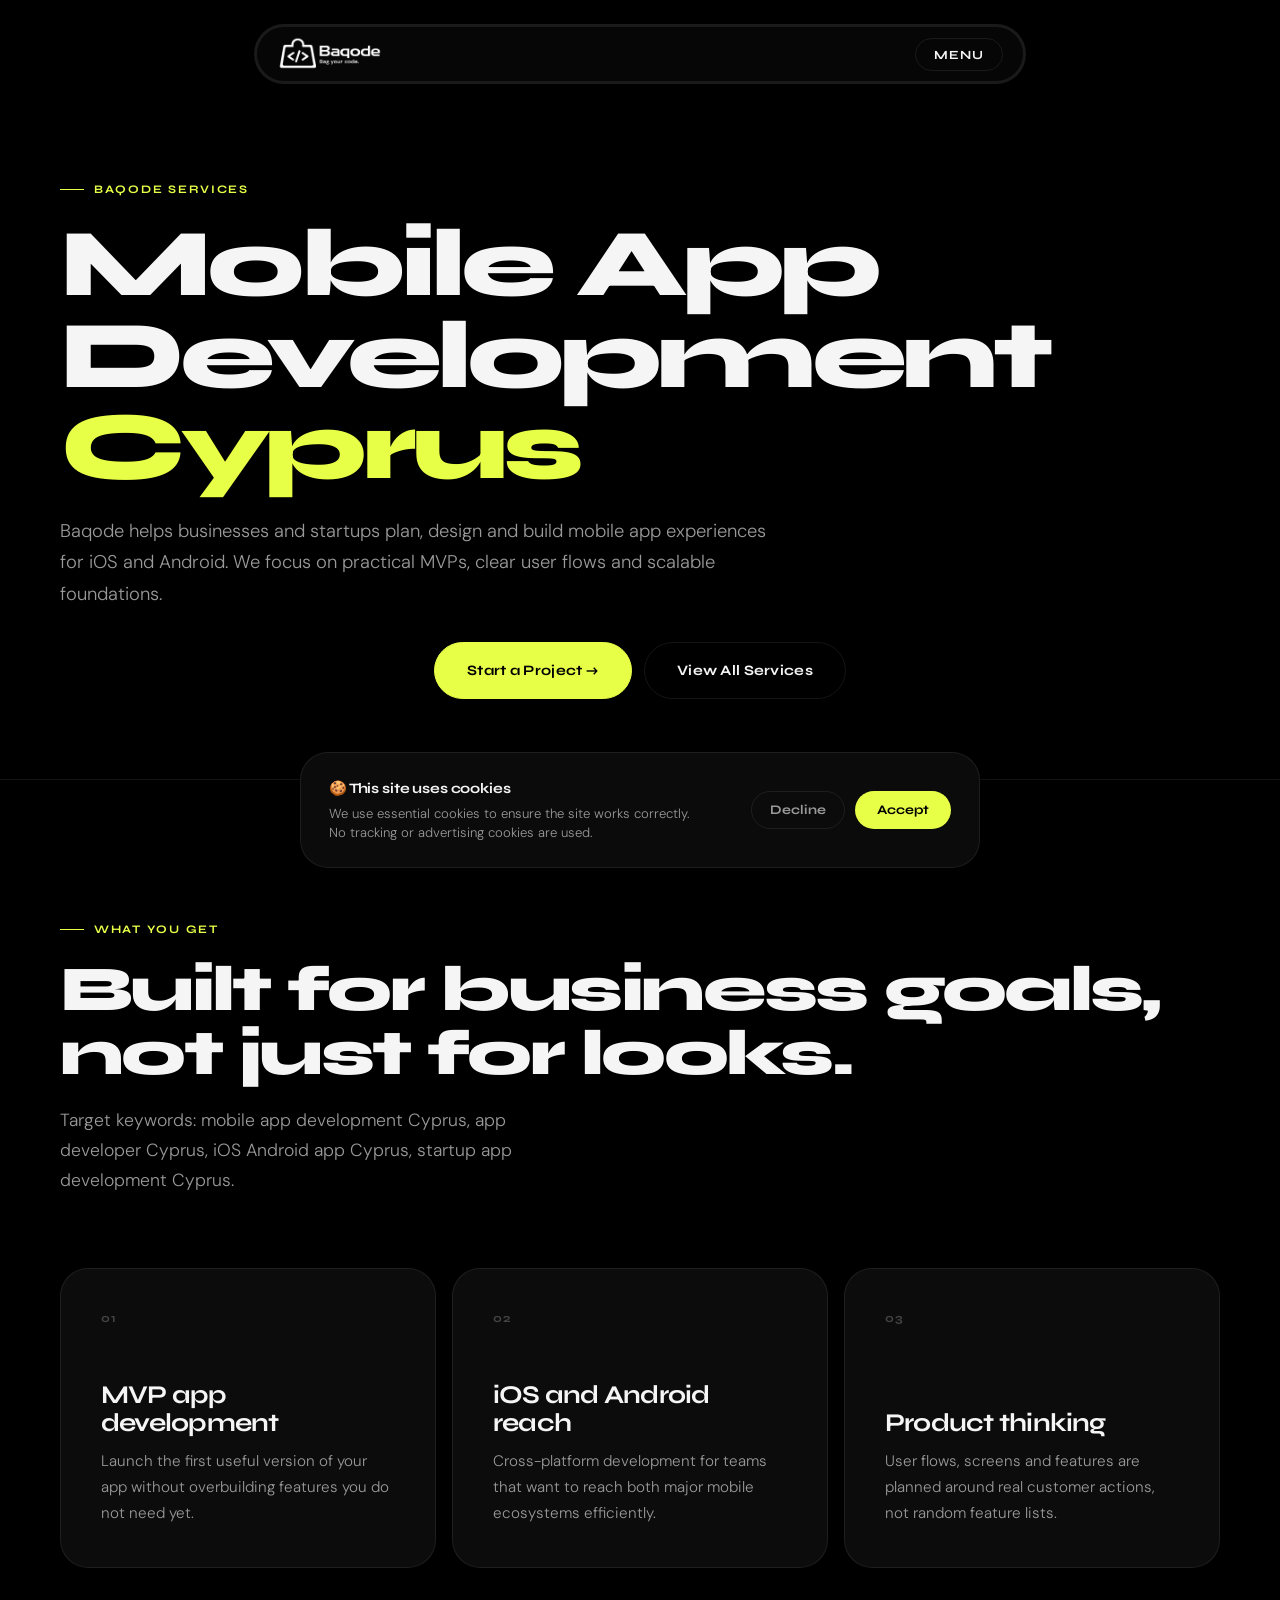
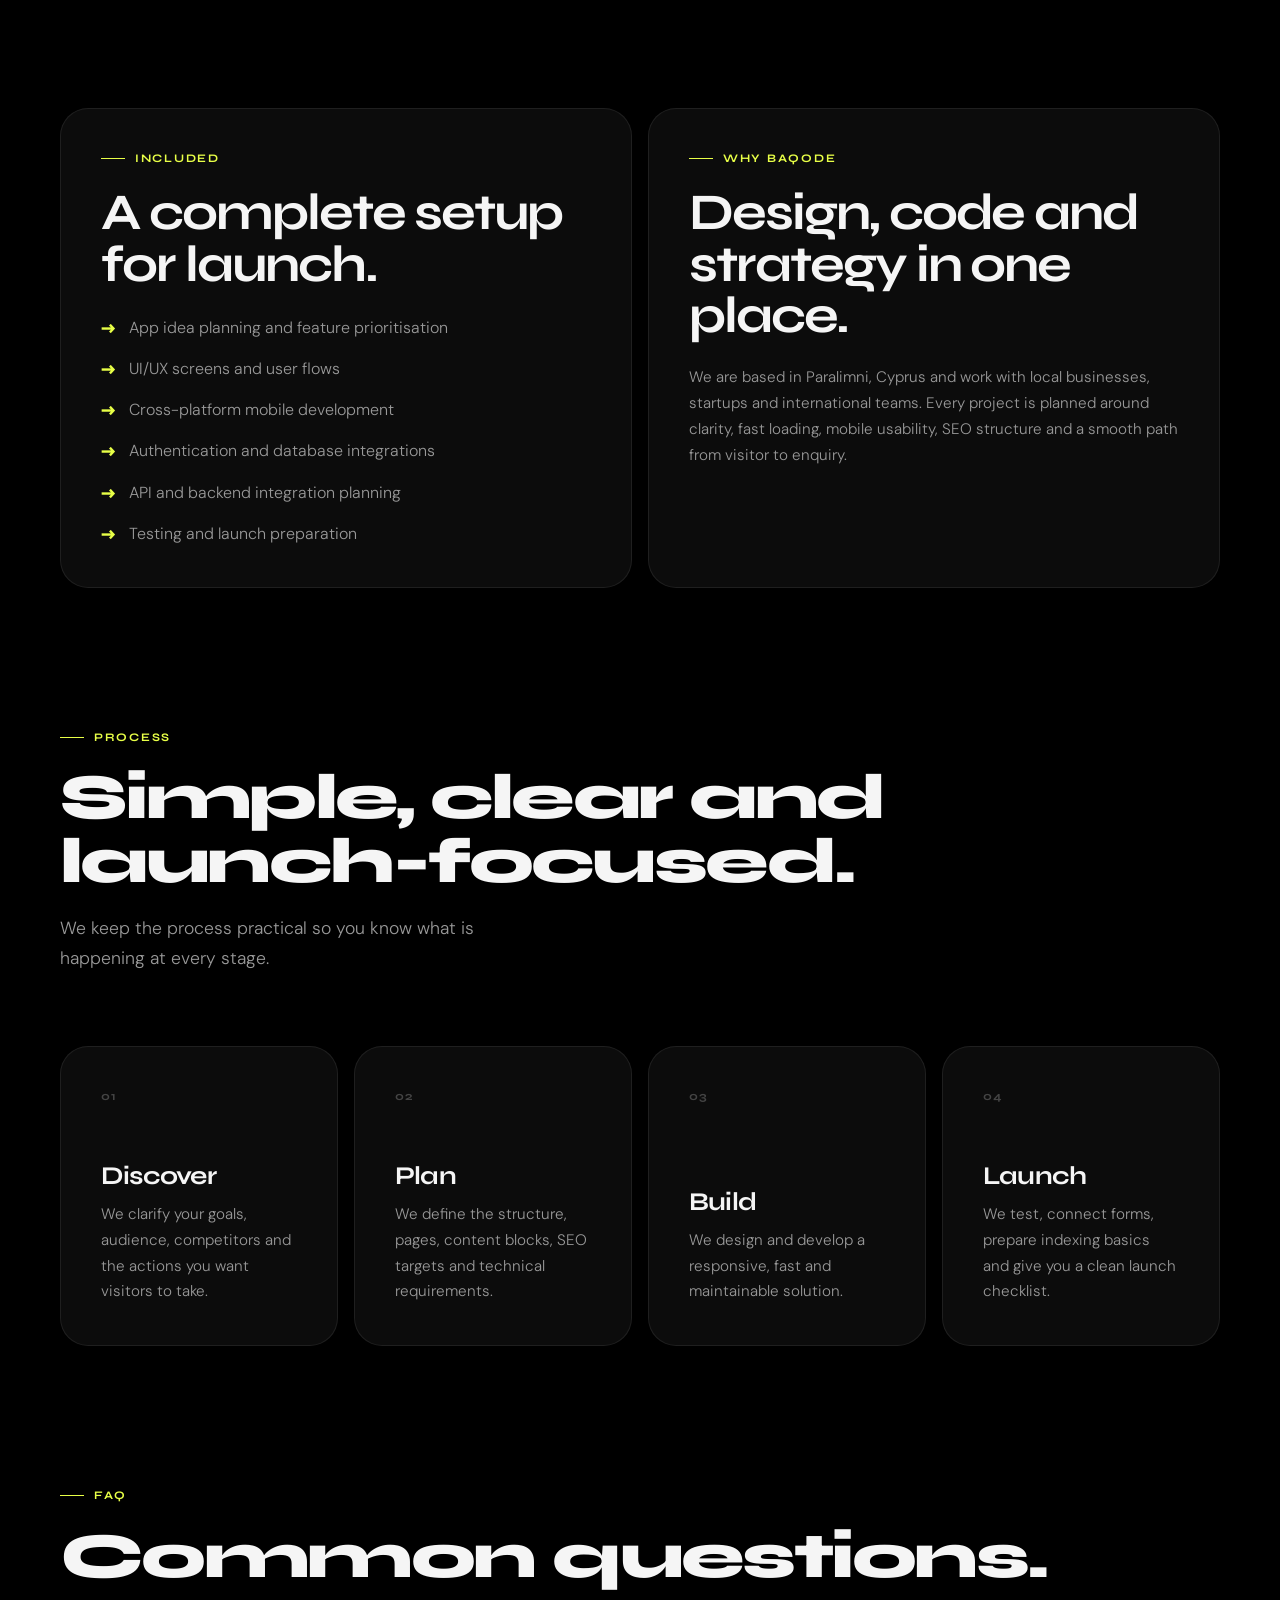
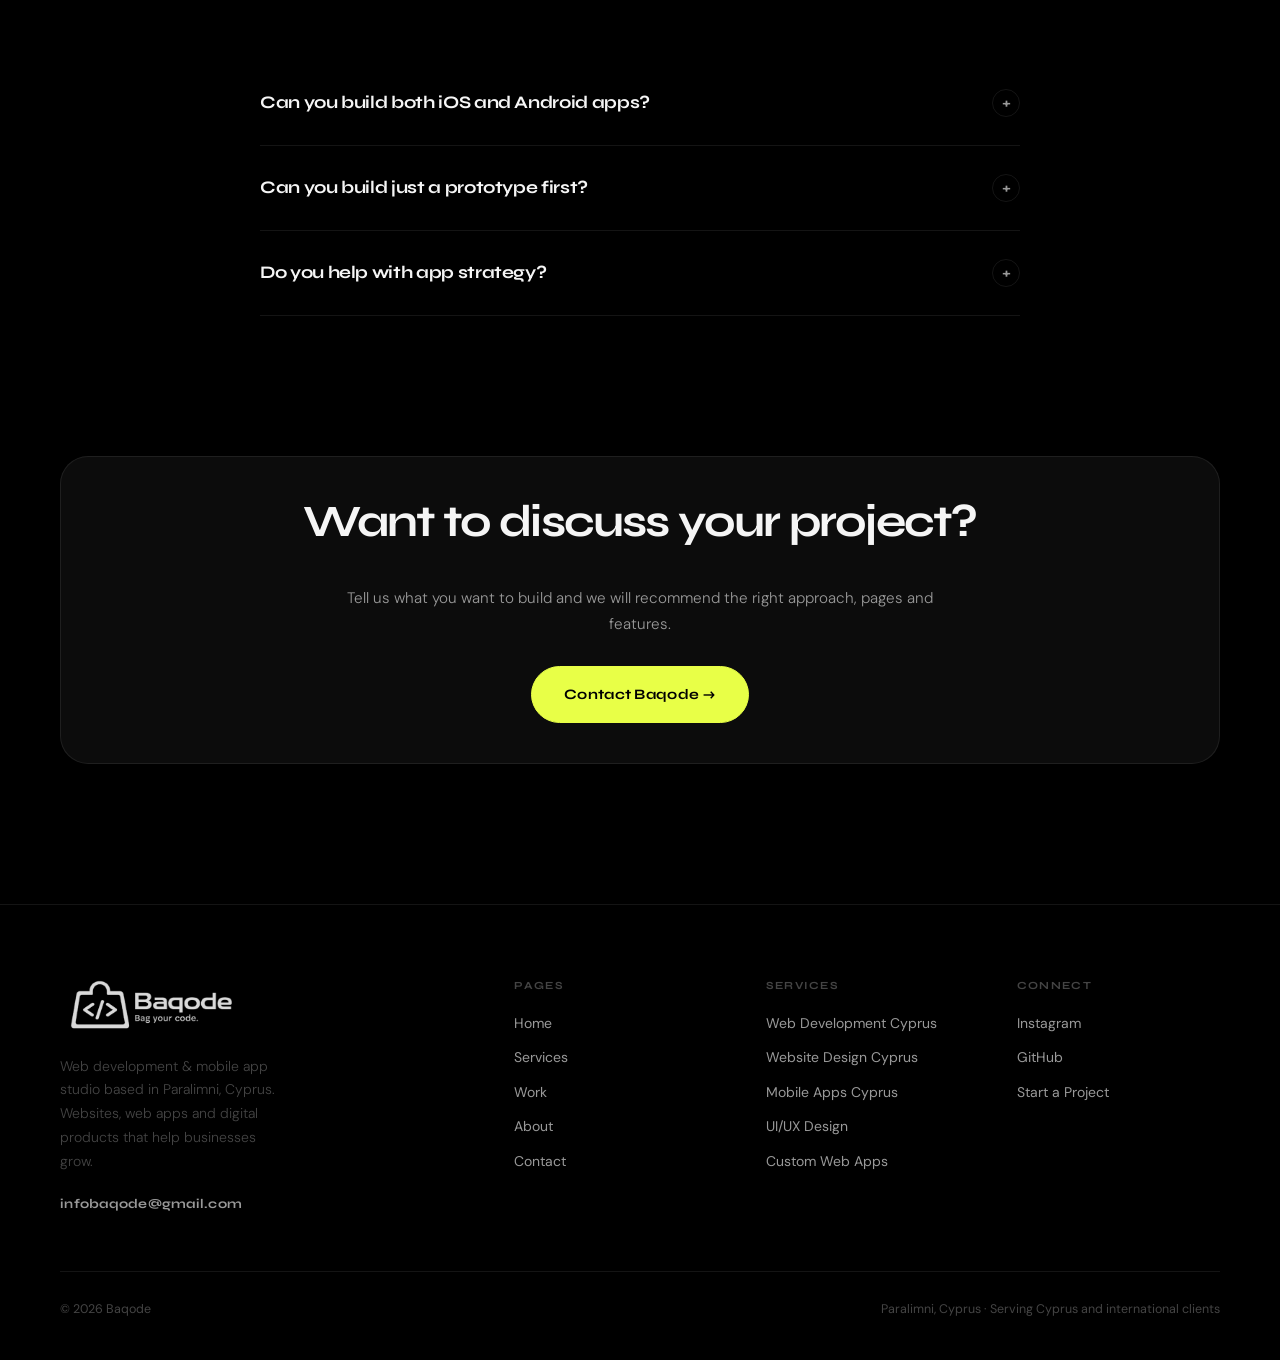
<file: mobile-app-development-cyprus.html>
<!DOCTYPE html>
<html lang="en">
<head>
  <meta charset="UTF-8" />
  <meta name="viewport" content="width=device-width, initial-scale=1.0" />
  <title>Mobile App Development Cyprus | iOS & Android Apps | Baqode</title>
  <meta name="description" content="Mobile app development in Cyprus for startups and businesses. Baqode builds cross-platform iOS and Android apps, prototypes and product MVPs." />
  <meta name="author" content="Baqode Studio" />
  <meta name="robots" content="index, follow" />
  <link rel="canonical" href="https://baqode.com/mobile-app-development-cyprus.html" />
  <meta property="og:type" content="website" />
  <meta property="og:url" content="https://baqode.com/mobile-app-development-cyprus.html" />
  <meta property="og:title" content="Mobile App Development Cyprus | iOS & Android Apps | Baqode" />
  <meta property="og:description" content="Mobile app development in Cyprus for startups and businesses. Baqode builds cross-platform iOS and Android apps, prototypes and product MVPs." />
  <meta property="og:image" content="https://baqode.com/og-image.png" />
  <meta property="og:site_name" content="Baqode Studio" />
  <meta property="og:locale" content="en_US" />
  <meta name="twitter:card" content="summary_large_image" />
  <meta name="twitter:title" content="Mobile App Development Cyprus | iOS & Android Apps | Baqode" />
  <meta name="twitter:description" content="Mobile app development in Cyprus for startups and businesses. Baqode builds cross-platform iOS and Android apps, prototypes and product MVPs." />
  <meta name="twitter:image" content="https://baqode.com/og-image.png" />
  <link rel="icon" type="image/png" href="favicon.png" />
  <link rel="apple-touch-icon" href="favicon.png" />
  <link rel="preconnect" href="https://fonts.googleapis.com" />
  <link rel="preconnect" href="https://fonts.gstatic.com" crossorigin />
  <link rel="stylesheet" href="style.css" />
  <script type="application/ld+json">{
    "@context": "https://schema.org",
    "@type": "Service",
    "name": "Mobile App Development",
    "provider": {"@type": "ProfessionalService", "name": "Baqode Studio", "url": "https://baqode.com"},
    "areaServed": ["Cyprus", "Paralimni", "Greece", "Europe", "Worldwide"],
    "serviceType": "Mobile App Development",
    "description": "Mobile app development in Cyprus for startups and businesses. Baqode builds cross-platform iOS and Android apps, prototypes and product MVPs."
  }</script>
</head>
<body>
  <header class="topbar">
    <div class="container topbar-inner">
      <a href="index.html" class="brand"><img src="logo.png" alt="Baqode Web Development Studio Cyprus" class="brand-logo" /></a>
      <button class="menu-btn" id="menuBtn">Menu</button>
    </div>
  </header>

  <nav class="nav" id="nav">
    <a href="index.html" data-num="01">Home</a>
    <a href="services.html" data-num="02" class="active-link">Services</a>
    <a href="work.html" data-num="03">Work</a>
    <a href="about.html" data-num="04">About</a>
    <a href="contact.html" data-num="05">Contact</a>
    <div class="nav-footer">
      <span>© 2026 Baqode</span>
      <div class="nav-footer-links">
        <a href="https://www.instagram.com/baqode_/?hl=el">Instagram</a>
        <a href="https://github.com/kt0skk0s">GitHub</a>
        <a href="mailto:infobaqode@gmail.com">infobaqode@gmail.com ↗</a>
      </div>
    </div>
  </nav>
  <main>
    <div class="page-hero">
      <div class="container">
        <div class="section-label">Baqode Services</div>
        <h1>Mobile App Development<br><span class="text-accent">Cyprus</span></h1>
        <p style="margin-top:24px; max-width:720px;">Baqode helps businesses and startups plan, design and build mobile app experiences for iOS and Android. We focus on practical MVPs, clear user flows and scalable foundations.</p>
        <div class="hero-actions" style="margin-top:32px;">
          <a class="btn btn-primary" href="contact.html">Start a Project →</a>
          <a class="btn btn-secondary" href="services.html">View All Services</a>
        </div>
      </div>
    </div>

    <section class="section">
      <div class="container">
        <div class="section-header reveal">
          <div class="section-label">What you get</div>
          <h2>Built for business goals,<br>not just for looks.</h2>
          <p>Target keywords: mobile app development Cyprus, app developer Cyprus, iOS Android app Cyprus, startup app development Cyprus.</p>
        </div>
        <div class="bento-grid">          <article class="bento-card col-4 reveal">
            <div class="card-num">01</div>
            <h3>MVP app development</h3>
            <p>Launch the first useful version of your app without overbuilding features you do not need yet.</p>
          </article>
          <article class="bento-card col-4 reveal">
            <div class="card-num">02</div>
            <h3>iOS and Android reach</h3>
            <p>Cross-platform development for teams that want to reach both major mobile ecosystems efficiently.</p>
          </article>
          <article class="bento-card col-4 reveal">
            <div class="card-num">03</div>
            <h3>Product thinking</h3>
            <p>User flows, screens and features are planned around real customer actions, not random feature lists.</p>
          </article>
</div>
      </div>
    </section>

    <section class="section" style="padding-top:0;">
      <div class="container">
        <div class="bento-grid">
          <article class="bento-card col-6 reveal" style="min-height:auto;">
            <div class="section-label">Included</div>
            <h2 style="font-family:var(--font-display);font-size:clamp(2rem,4vw,3.2rem);line-height:1;letter-spacing:-0.04em;margin-bottom:24px;">A complete setup for launch.</h2>
            <ul class="seo-list"><li>App idea planning and feature prioritisation</li><li>UI/UX screens and user flows</li><li>Cross-platform mobile development</li><li>Authentication and database integrations</li><li>API and backend integration planning</li><li>Testing and launch preparation</li></ul>
          </article>
          <article class="bento-card col-6 reveal reveal-delay-1" style="min-height:auto;">
            <div class="section-label">Why Baqode</div>
            <h2 style="font-family:var(--font-display);font-size:clamp(2rem,4vw,3.2rem);line-height:1;letter-spacing:-0.04em;margin-bottom:24px;">Design, code and strategy in one place.</h2>
            <p>We are based in Paralimni, Cyprus and work with local businesses, startups and international teams. Every project is planned around clarity, fast loading, mobile usability, SEO structure and a smooth path from visitor to enquiry.</p>
          </article>
        </div>
      </div>
    </section>

    <section class="section" style="padding-top:0;">
      <div class="container">
        <div class="section-header reveal">
          <div class="section-label">Process</div>
          <h2>Simple, clear and launch-focused.</h2>
          <p>We keep the process practical so you know what is happening at every stage.</p>
        </div>
        <div class="bento-grid">          <article class="bento-card col-3 reveal">
            <div class="card-num">01</div><h3>Discover</h3><p>We clarify your goals, audience, competitors and the actions you want visitors to take.</p>
          </article>          <article class="bento-card col-3 reveal">
            <div class="card-num">02</div><h3>Plan</h3><p>We define the structure, pages, content blocks, SEO targets and technical requirements.</p>
          </article>          <article class="bento-card col-3 reveal">
            <div class="card-num">03</div><h3>Build</h3><p>We design and develop a responsive, fast and maintainable solution.</p>
          </article>          <article class="bento-card col-3 reveal">
            <div class="card-num">04</div><h3>Launch</h3><p>We test, connect forms, prepare indexing basics and give you a clean launch checklist.</p>
          </article></div>
      </div>
    </section>

    <section class="section" style="padding-top:0;">
      <div class="container">
        <div class="section-header reveal">
          <div class="section-label">FAQ</div>
          <h2>Common questions.</h2>
        </div>
        <div class="faq-list">          <div class="faq-item reveal">
            <button class="faq-question">Can you build both iOS and Android apps?<span class="faq-icon">+</span></button>
            <div class="faq-answer"><p>Yes. We can plan and build cross-platform mobile applications so your product can reach users on both iOS and Android.</p></div>
          </div>
          <div class="faq-item reveal">
            <button class="faq-question">Can you build just a prototype first?<span class="faq-icon">+</span></button>
            <div class="faq-answer"><p>Yes. For early-stage ideas, a clickable prototype or MVP plan is often the best first step before full development.</p></div>
          </div>
          <div class="faq-item reveal">
            <button class="faq-question">Do you help with app strategy?<span class="faq-icon">+</span></button>
            <div class="faq-answer"><p>Yes. We can help define the core user journey, minimum features, technical approach and launch roadmap.</p></div>
          </div>
</div>
      </div>
    </section>

    <section style="padding:0 0 140px;">
      <div class="container">
        <div class="bento-card col-12 reveal" style="text-align:center;align-items:center;min-height:220px;justify-content:center;gap:28px;">
          <h3 style="font-size:clamp(1.8rem,4vw,2.8rem);letter-spacing:-0.04em;">Want to discuss your project?</h3>
          <p style="max-width:620px;">Tell us what you want to build and we will recommend the right approach, pages and features.</p>
          <a class="btn btn-primary" href="contact.html">Contact Baqode →</a>
        </div>
      </div>
    </section>
  </main>
  <footer class="footer">
    <div class="container">
      <div class="footer-grid">
        <div class="footer-logo-col">
          <img src="logo.png" alt="Baqode" class="footer-logo" />
          <p class="footer-tagline">Web development &amp; mobile app studio based in Paralimni, Cyprus.<br>Websites, web apps and digital products that help businesses grow.</p>
          <a href="mailto:infobaqode@gmail.com" class="footer-email">infobaqode@gmail.com</a>
        </div>
        <div class="footer-col">
          <div class="footer-col-title">Pages</div>
          <a href="index.html">Home</a>
          <a href="services.html">Services</a>
          <a href="work.html">Work</a>
          <a href="about.html">About</a>
          <a href="contact.html">Contact</a>
        </div>
        <div class="footer-col">
          <div class="footer-col-title">Services</div>
          <a href="web-development-cyprus.html">Web Development Cyprus</a>
          <a href="website-design-cyprus.html">Website Design Cyprus</a>
          <a href="mobile-app-development-cyprus.html">Mobile Apps Cyprus</a>
          <a href="ui-ux-design.html">UI/UX Design</a>
          <a href="custom-web-apps.html">Custom Web Apps</a>
        </div>
        <div class="footer-col">
          <div class="footer-col-title">Connect</div>
          <a href="https://www.instagram.com/baqode_/?hl=el">Instagram</a>
          <a href="https://github.com/kt0skk0s">GitHub</a>
          <a href="contact.html">Start a Project</a>
        </div>
      </div>
      <div class="footer-bottom">
        <div class="footer-bottom-left">© 2026 Baqode</div>
        <div class="footer-bottom-right"><span>Paralimni, Cyprus · Serving Cyprus and international clients</span></div>
      </div>
    </div>
  </footer>
  <script src="script.js"></script>
</body>
</html>
</file>
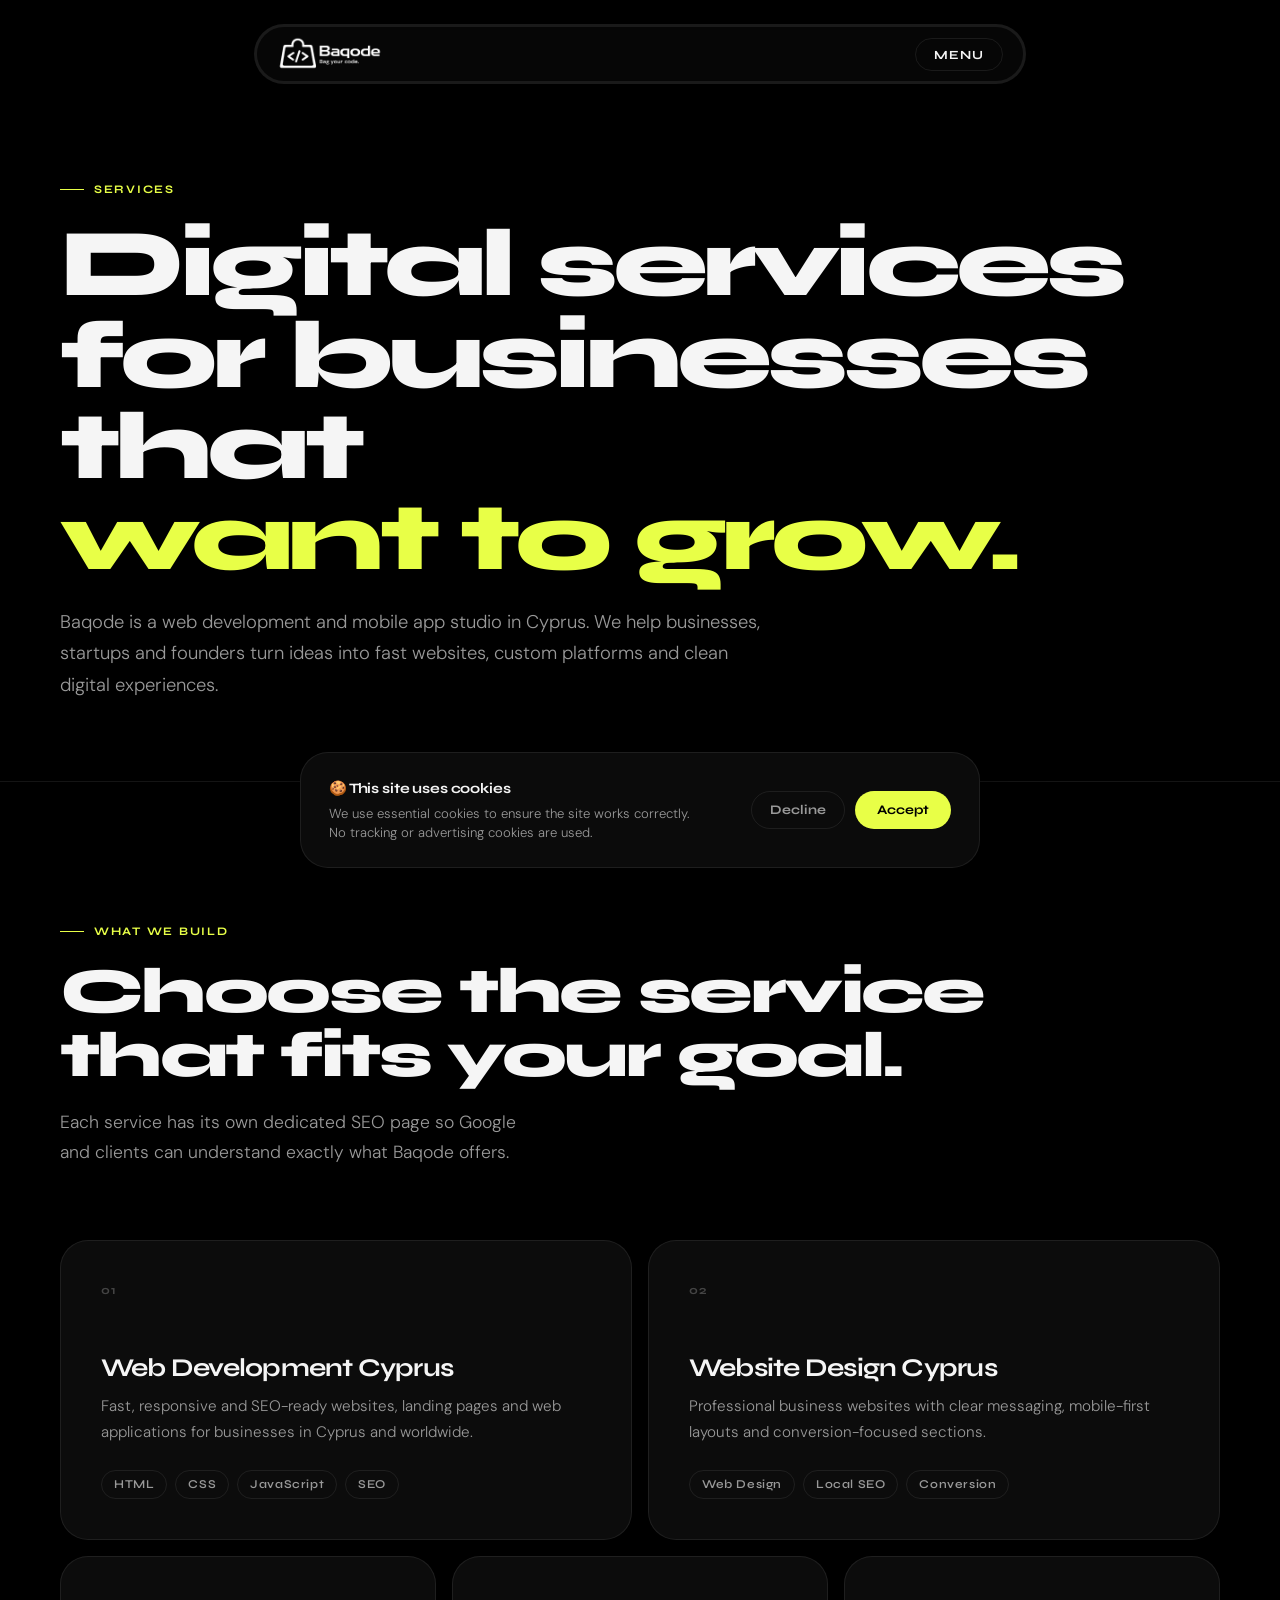
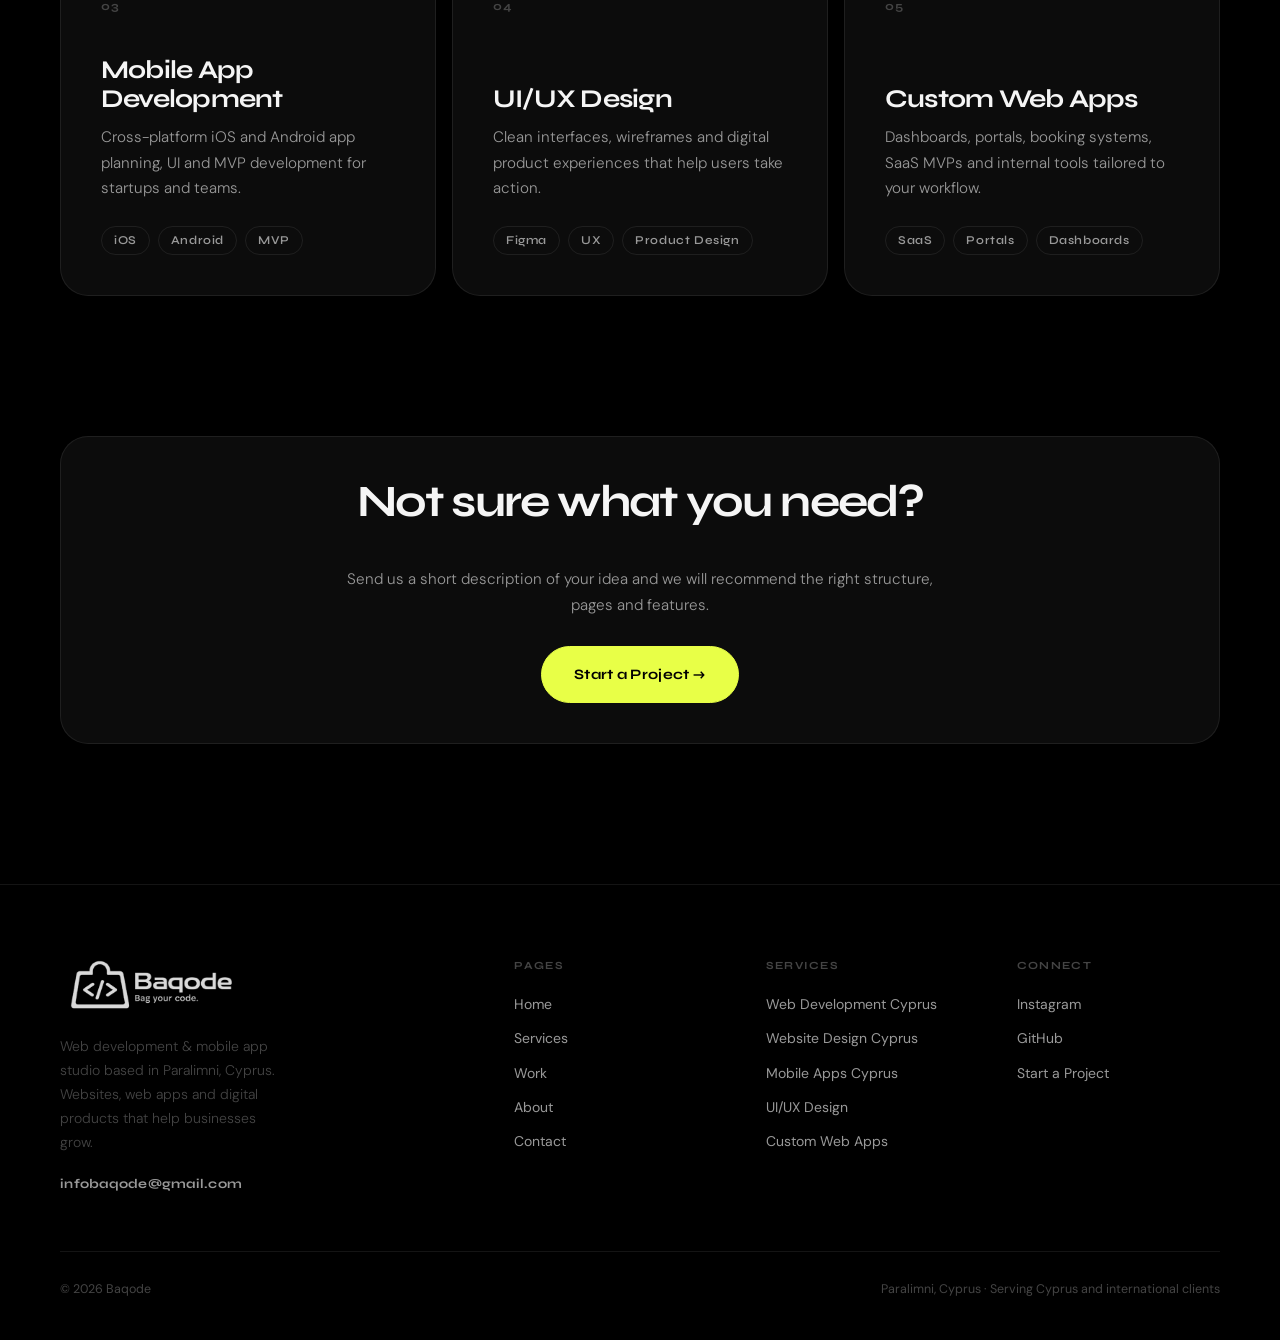
<file: services.html>
<!DOCTYPE html>
<html lang="en">
<head>
  <meta charset="UTF-8" />
  <meta name="viewport" content="width=device-width, initial-scale=1.0" />
  <title>Services | Web Development, Website Design & Mobile Apps Cyprus | Baqode</title>
  <meta name="description" content="Explore Baqode services: website design, web development, mobile app development, UI/UX design and custom web apps for businesses in Cyprus and worldwide." />
  <meta name="author" content="Baqode Studio" />
  <meta name="robots" content="index, follow" />
  <link rel="canonical" href="https://baqode.com/services.html" />
  <meta property="og:type" content="website" />
  <meta property="og:url" content="https://baqode.com/services.html" />
  <meta property="og:title" content="Services | Web Development, Website Design & Mobile Apps Cyprus | Baqode" />
  <meta property="og:description" content="Explore Baqode services: website design, web development, mobile app development, UI/UX design and custom web apps for businesses in Cyprus and worldwide." />
  <meta property="og:image" content="https://baqode.com/og-image.png" />
  <meta property="og:site_name" content="Baqode Studio" />
  <meta property="og:locale" content="en_US" />
  <meta name="twitter:card" content="summary_large_image" />
  <meta name="twitter:title" content="Services | Web Development, Website Design & Mobile Apps Cyprus | Baqode" />
  <meta name="twitter:description" content="Explore Baqode services: website design, web development, mobile app development, UI/UX design and custom web apps for businesses in Cyprus and worldwide." />
  <meta name="twitter:image" content="https://baqode.com/og-image.png" />
  <link rel="icon" type="image/png" href="favicon.png" />
  <link rel="apple-touch-icon" href="favicon.png" />
  <link rel="preconnect" href="https://fonts.googleapis.com" />
  <link rel="preconnect" href="https://fonts.gstatic.com" crossorigin />
  <link rel="stylesheet" href="style.css" />
  <script type="application/ld+json">{
    "@context": "https://schema.org",
    "@type": "ProfessionalService",
    "name": "Baqode Studio",
    "url": "https://baqode.com",
    "logo": "https://baqode.com/logo.png",
    "image": "https://baqode.com/og-image.png",
    "description": "Web development and mobile app studio based in Paralimni, Cyprus.",
    "address": {"@type": "PostalAddress", "addressLocality": "Paralimni", "addressCountry": "CY"},
    "email": "infobaqode@gmail.com",
    "sameAs": ["https://www.instagram.com/baqode_/", "https://github.com/kt0skk0s"],
    "serviceType": ["Website Design", "Web Development", "Mobile App Development", "UI/UX Design", "Custom Web Apps"],
    "areaServed": ["Cyprus", "Greece", "Europe", "Worldwide"]
  }</script>
</head>
<body>
  <header class="topbar">
    <div class="container topbar-inner">
      <a href="index.html" class="brand"><img src="logo.png" alt="Baqode Web Development Studio Cyprus" class="brand-logo" /></a>
      <button class="menu-btn" id="menuBtn">Menu</button>
    </div>
  </header>

  <nav class="nav" id="nav">
    <a href="index.html" data-num="01">Home</a>
    <a href="services.html" data-num="02" class="active-link">Services</a>
    <a href="work.html" data-num="03">Work</a>
    <a href="about.html" data-num="04">About</a>
    <a href="contact.html" data-num="05">Contact</a>
    <div class="nav-footer">
      <span>© 2026 Baqode</span>
      <div class="nav-footer-links">
        <a href="https://www.instagram.com/baqode_/?hl=el">Instagram</a>
        <a href="https://github.com/kt0skk0s">GitHub</a>
        <a href="mailto:infobaqode@gmail.com">infobaqode@gmail.com ↗</a>
      </div>
    </div>
  </nav>
  <main>
    <div class="page-hero">
      <div class="container">
        <div class="section-label">Services</div>
        <h1>Digital services<br>for businesses that<br><span class="text-accent">want to grow.</span></h1>
        <p style="margin-top:24px;max-width:720px;">Baqode is a web development and mobile app studio in Cyprus. We help businesses, startups and founders turn ideas into fast websites, custom platforms and clean digital experiences.</p>
      </div>
    </div>
    <section class="section">
      <div class="container">
        <div class="section-header reveal"><div class="section-label">What we build</div><h2>Choose the service<br>that fits your goal.</h2><p>Each service has its own dedicated SEO page so Google and clients can understand exactly what Baqode offers.</p></div>
        <div class="bento-grid">
          <article class="bento-card col-6 reveal"><div class="card-num">01</div><h3><a href="web-development-cyprus.html">Web Development Cyprus</a></h3><p>Fast, responsive and SEO-ready websites, landing pages and web applications for businesses in Cyprus and worldwide.</p><div class="card-tags"><span class="card-tag">HTML</span><span class="card-tag">CSS</span><span class="card-tag">JavaScript</span><span class="card-tag">SEO</span></div></article>
          <article class="bento-card col-6 reveal reveal-delay-1"><div class="card-num">02</div><h3><a href="website-design-cyprus.html">Website Design Cyprus</a></h3><p>Professional business websites with clear messaging, mobile-first layouts and conversion-focused sections.</p><div class="card-tags"><span class="card-tag">Web Design</span><span class="card-tag">Local SEO</span><span class="card-tag">Conversion</span></div></article>
          <article class="bento-card col-4 reveal"><div class="card-num">03</div><h3><a href="mobile-app-development-cyprus.html">Mobile App Development</a></h3><p>Cross-platform iOS and Android app planning, UI and MVP development for startups and teams.</p><div class="card-tags"><span class="card-tag">iOS</span><span class="card-tag">Android</span><span class="card-tag">MVP</span></div></article>
          <article class="bento-card col-4 reveal reveal-delay-1"><div class="card-num">04</div><h3><a href="ui-ux-design.html">UI/UX Design</a></h3><p>Clean interfaces, wireframes and digital product experiences that help users take action.</p><div class="card-tags"><span class="card-tag">Figma</span><span class="card-tag">UX</span><span class="card-tag">Product Design</span></div></article>
          <article class="bento-card col-4 reveal reveal-delay-2"><div class="card-num">05</div><h3><a href="custom-web-apps.html">Custom Web Apps</a></h3><p>Dashboards, portals, booking systems, SaaS MVPs and internal tools tailored to your workflow.</p><div class="card-tags"><span class="card-tag">SaaS</span><span class="card-tag">Portals</span><span class="card-tag">Dashboards</span></div></article>
        </div>
      </div>
    </section>
    <section style="padding:0 0 140px;"><div class="container"><div class="bento-card col-12 reveal" style="text-align:center;align-items:center;min-height:220px;justify-content:center;gap:28px;"><h3 style="font-size:clamp(1.8rem,4vw,2.8rem);letter-spacing:-0.04em;">Not sure what you need?</h3><p style="max-width:620px;">Send us a short description of your idea and we will recommend the right structure, pages and features.</p><a class="btn btn-primary" href="contact.html">Start a Project →</a></div></div></section>
  </main>
  <footer class="footer">
    <div class="container">
      <div class="footer-grid">
        <div class="footer-logo-col">
          <img src="logo.png" alt="Baqode" class="footer-logo" />
          <p class="footer-tagline">Web development &amp; mobile app studio based in Paralimni, Cyprus.<br>Websites, web apps and digital products that help businesses grow.</p>
          <a href="mailto:infobaqode@gmail.com" class="footer-email">infobaqode@gmail.com</a>
        </div>
        <div class="footer-col">
          <div class="footer-col-title">Pages</div>
          <a href="index.html">Home</a>
          <a href="services.html">Services</a>
          <a href="work.html">Work</a>
          <a href="about.html">About</a>
          <a href="contact.html">Contact</a>
        </div>
        <div class="footer-col">
          <div class="footer-col-title">Services</div>
          <a href="web-development-cyprus.html">Web Development Cyprus</a>
          <a href="website-design-cyprus.html">Website Design Cyprus</a>
          <a href="mobile-app-development-cyprus.html">Mobile Apps Cyprus</a>
          <a href="ui-ux-design.html">UI/UX Design</a>
          <a href="custom-web-apps.html">Custom Web Apps</a>
        </div>
        <div class="footer-col">
          <div class="footer-col-title">Connect</div>
          <a href="https://www.instagram.com/baqode_/?hl=el">Instagram</a>
          <a href="https://github.com/kt0skk0s">GitHub</a>
          <a href="contact.html">Start a Project</a>
        </div>
      </div>
      <div class="footer-bottom">
        <div class="footer-bottom-left">© 2026 Baqode</div>
        <div class="footer-bottom-right"><span>Paralimni, Cyprus · Serving Cyprus and international clients</span></div>
      </div>
    </div>
  </footer>
  <script src="script.js"></script>
</body>
</html>
</file>
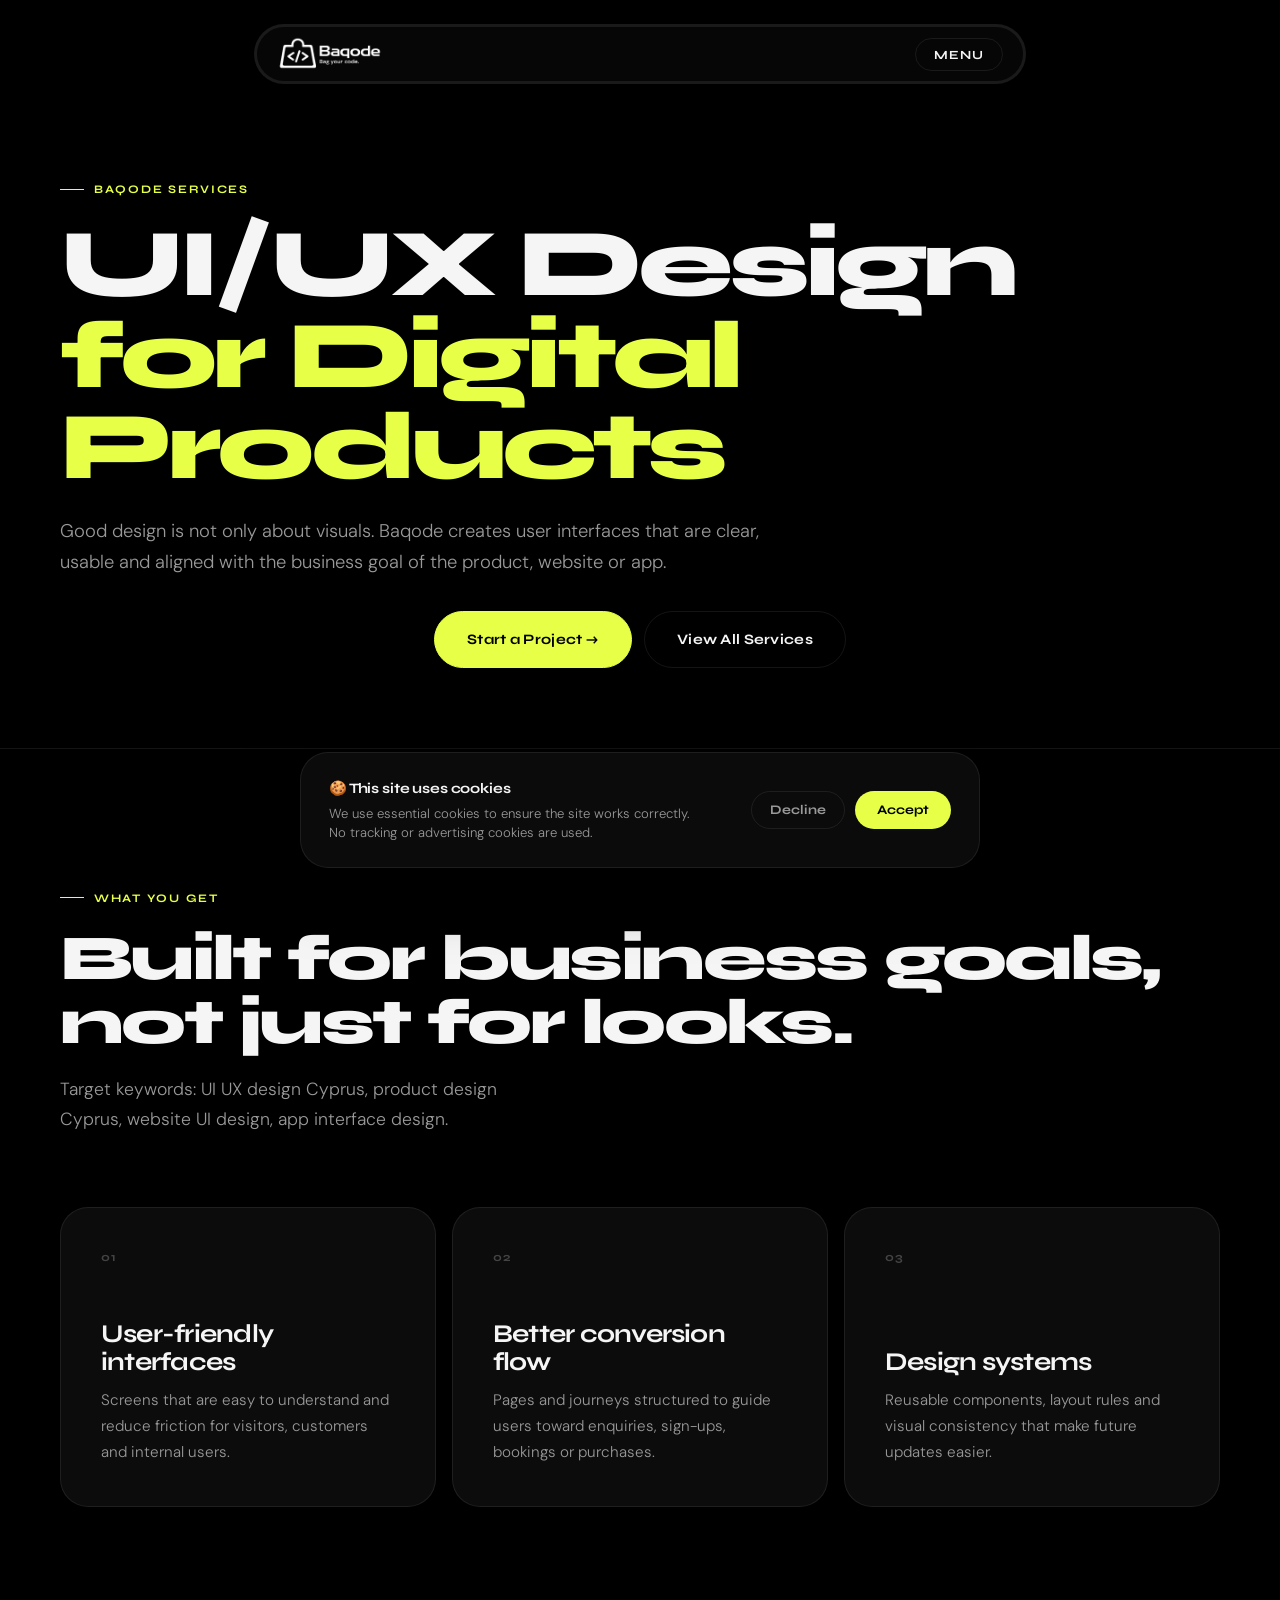
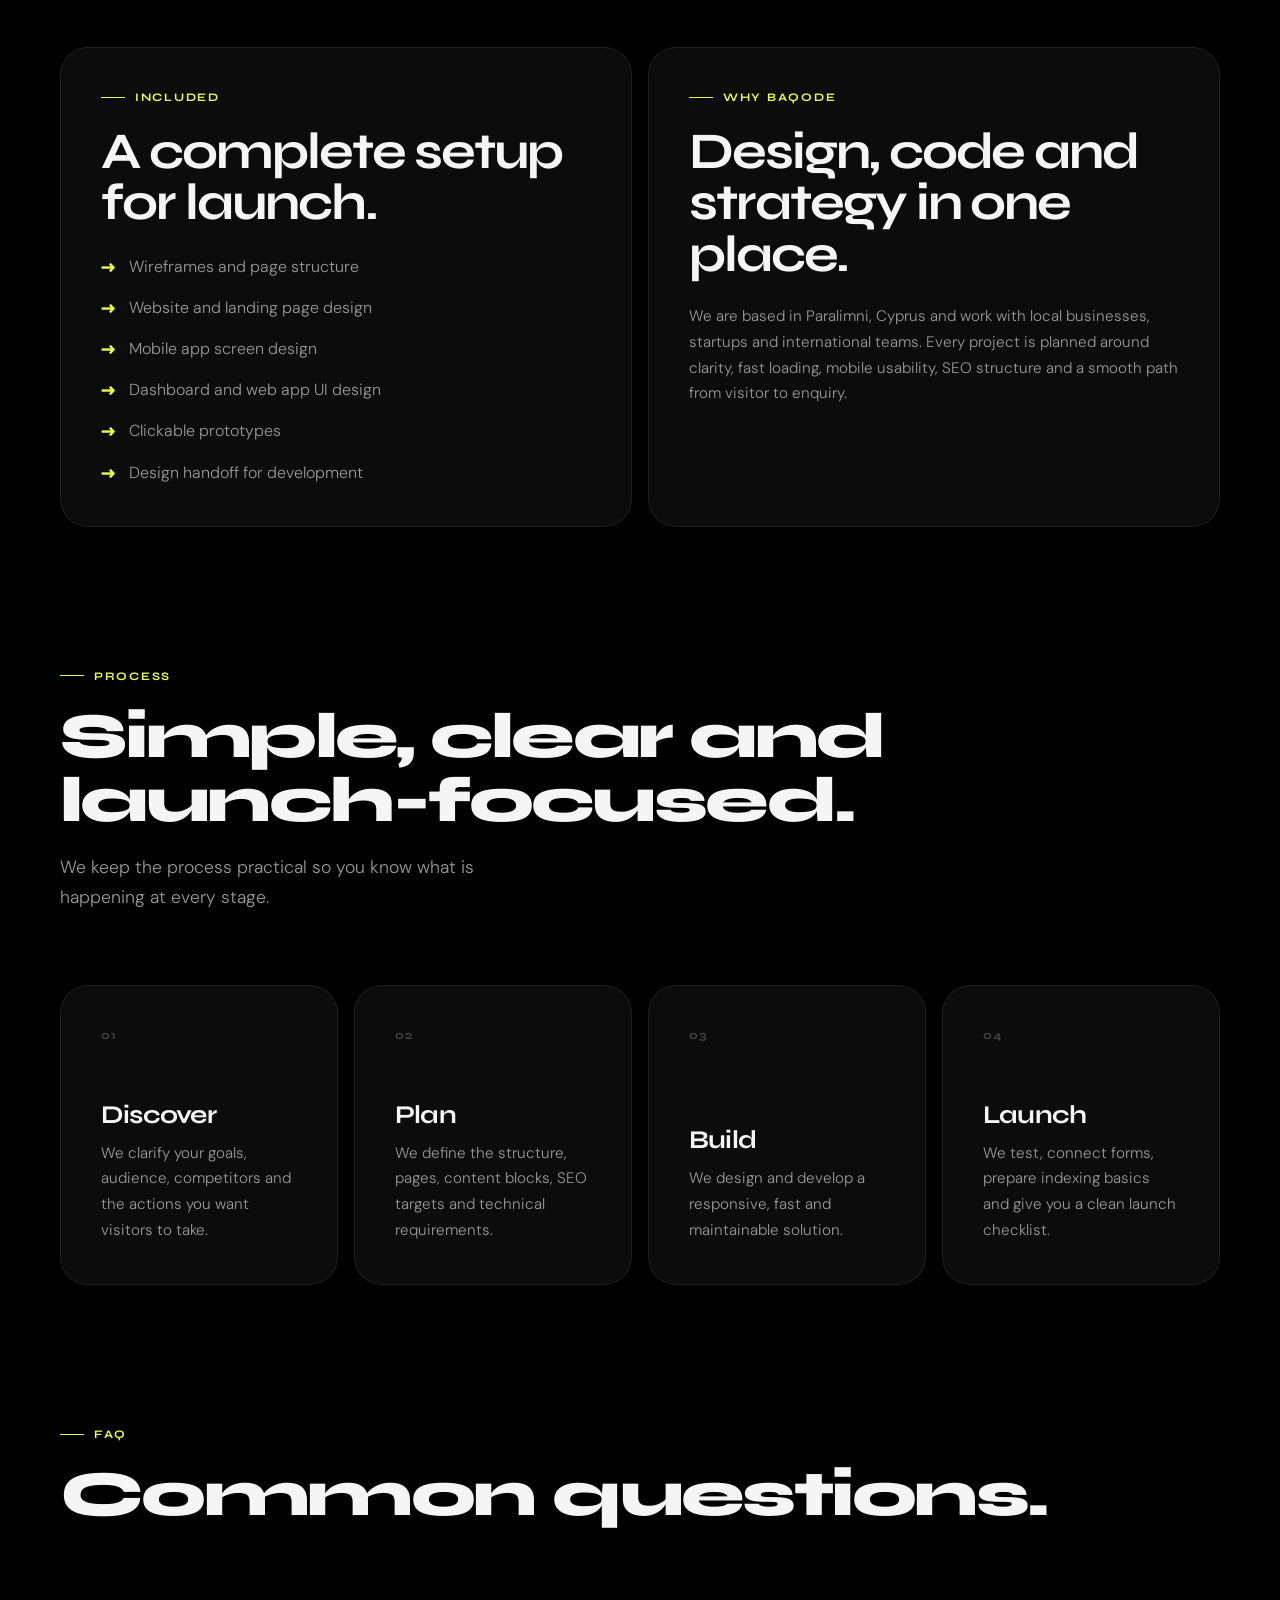
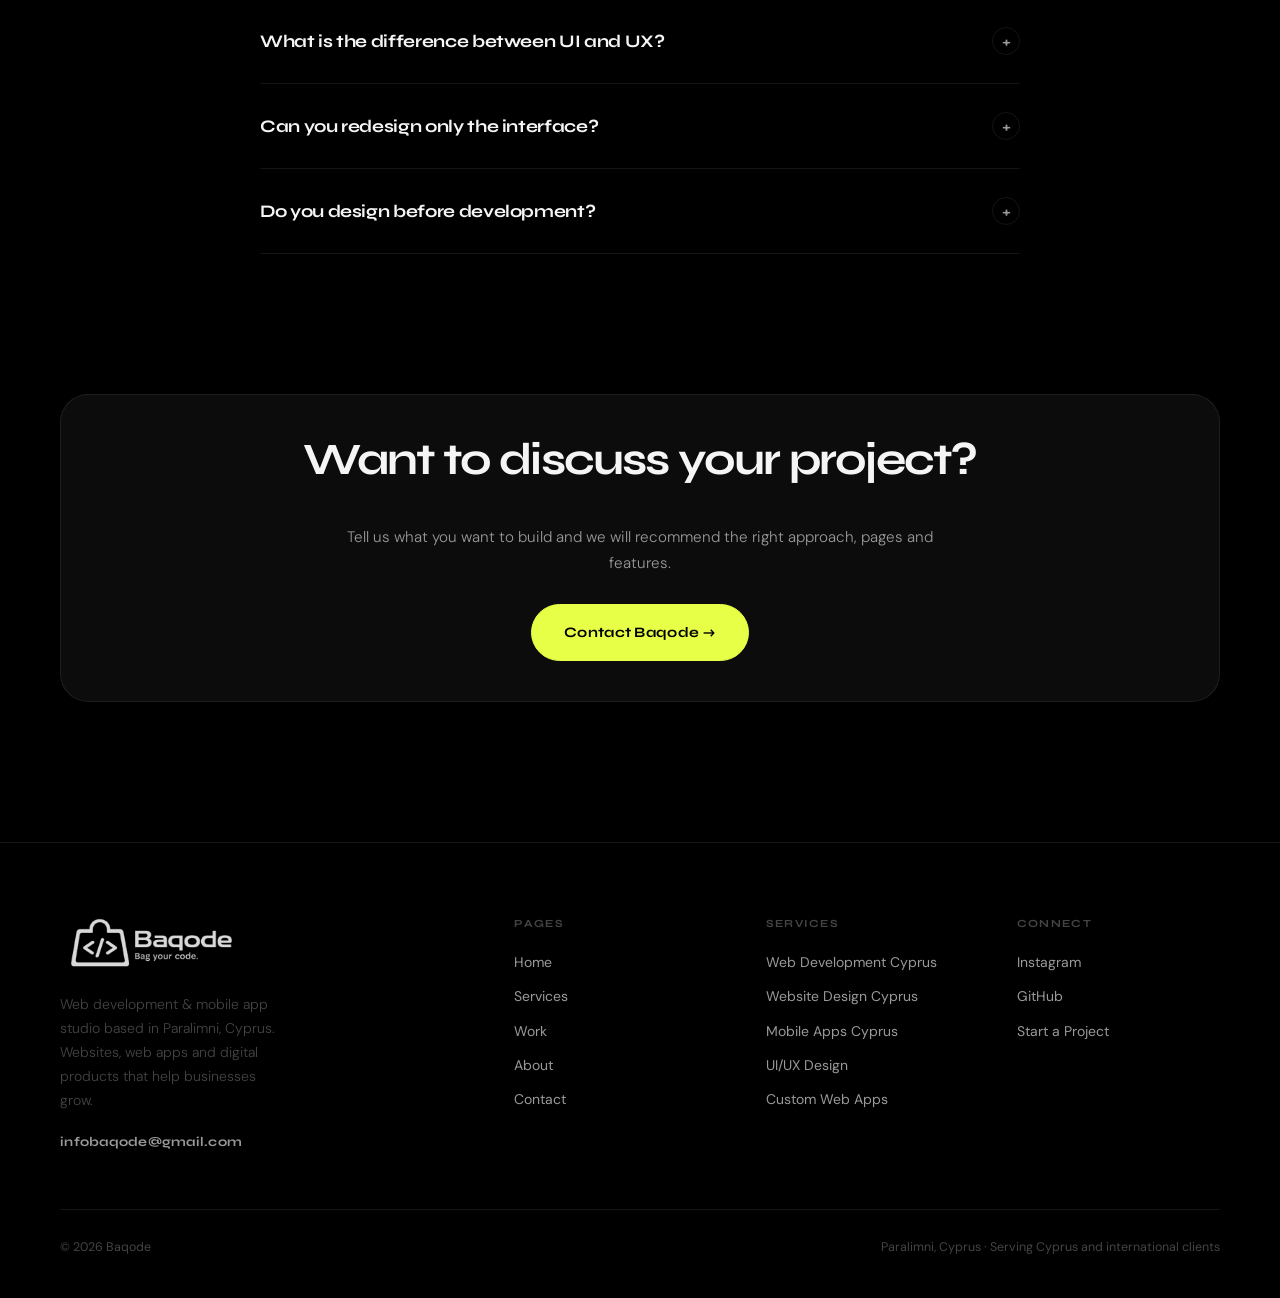
<file: ui-ux-design.html>
<!DOCTYPE html>
<html lang="en">
<head>
  <meta charset="UTF-8" />
  <meta name="viewport" content="width=device-width, initial-scale=1.0" />
  <title>UI/UX Design Cyprus | Product & Website Design | Baqode</title>
  <meta name="description" content="UI/UX design for websites, web apps and mobile products. Baqode creates clean user interfaces, wireframes and conversion-focused digital experiences." />
  <meta name="author" content="Baqode Studio" />
  <meta name="robots" content="index, follow" />
  <link rel="canonical" href="https://baqode.com/ui-ux-design.html" />
  <meta property="og:type" content="website" />
  <meta property="og:url" content="https://baqode.com/ui-ux-design.html" />
  <meta property="og:title" content="UI/UX Design Cyprus | Product & Website Design | Baqode" />
  <meta property="og:description" content="UI/UX design for websites, web apps and mobile products. Baqode creates clean user interfaces, wireframes and conversion-focused digital experiences." />
  <meta property="og:image" content="https://baqode.com/og-image.png" />
  <meta property="og:site_name" content="Baqode Studio" />
  <meta property="og:locale" content="en_US" />
  <meta name="twitter:card" content="summary_large_image" />
  <meta name="twitter:title" content="UI/UX Design Cyprus | Product & Website Design | Baqode" />
  <meta name="twitter:description" content="UI/UX design for websites, web apps and mobile products. Baqode creates clean user interfaces, wireframes and conversion-focused digital experiences." />
  <meta name="twitter:image" content="https://baqode.com/og-image.png" />
  <link rel="icon" type="image/png" href="favicon.png" />
  <link rel="apple-touch-icon" href="favicon.png" />
  <link rel="preconnect" href="https://fonts.googleapis.com" />
  <link rel="preconnect" href="https://fonts.gstatic.com" crossorigin />
  <link rel="stylesheet" href="style.css" />
  <script type="application/ld+json">{
    "@context": "https://schema.org",
    "@type": "Service",
    "name": "UI/UX Design",
    "provider": {"@type": "ProfessionalService", "name": "Baqode Studio", "url": "https://baqode.com"},
    "areaServed": ["Cyprus", "Paralimni", "Greece", "Europe", "Worldwide"],
    "serviceType": "UI/UX Design",
    "description": "UI/UX design for websites, web apps and mobile products. Baqode creates clean user interfaces, wireframes and conversion-focused digital experiences."
  }</script>
</head>
<body>
  <header class="topbar">
    <div class="container topbar-inner">
      <a href="index.html" class="brand"><img src="logo.png" alt="Baqode Web Development Studio Cyprus" class="brand-logo" /></a>
      <button class="menu-btn" id="menuBtn">Menu</button>
    </div>
  </header>

  <nav class="nav" id="nav">
    <a href="index.html" data-num="01">Home</a>
    <a href="services.html" data-num="02" class="active-link">Services</a>
    <a href="work.html" data-num="03">Work</a>
    <a href="about.html" data-num="04">About</a>
    <a href="contact.html" data-num="05">Contact</a>
    <div class="nav-footer">
      <span>© 2026 Baqode</span>
      <div class="nav-footer-links">
        <a href="https://www.instagram.com/baqode_/?hl=el">Instagram</a>
        <a href="https://github.com/kt0skk0s">GitHub</a>
        <a href="mailto:infobaqode@gmail.com">infobaqode@gmail.com ↗</a>
      </div>
    </div>
  </nav>
  <main>
    <div class="page-hero">
      <div class="container">
        <div class="section-label">Baqode Services</div>
        <h1>UI/UX Design<br><span class="text-accent">for Digital Products</span></h1>
        <p style="margin-top:24px; max-width:720px;">Good design is not only about visuals. Baqode creates user interfaces that are clear, usable and aligned with the business goal of the product, website or app.</p>
        <div class="hero-actions" style="margin-top:32px;">
          <a class="btn btn-primary" href="contact.html">Start a Project →</a>
          <a class="btn btn-secondary" href="services.html">View All Services</a>
        </div>
      </div>
    </div>

    <section class="section">
      <div class="container">
        <div class="section-header reveal">
          <div class="section-label">What you get</div>
          <h2>Built for business goals,<br>not just for looks.</h2>
          <p>Target keywords: UI UX design Cyprus, product design Cyprus, website UI design, app interface design.</p>
        </div>
        <div class="bento-grid">          <article class="bento-card col-4 reveal">
            <div class="card-num">01</div>
            <h3>User-friendly interfaces</h3>
            <p>Screens that are easy to understand and reduce friction for visitors, customers and internal users.</p>
          </article>
          <article class="bento-card col-4 reveal">
            <div class="card-num">02</div>
            <h3>Better conversion flow</h3>
            <p>Pages and journeys structured to guide users toward enquiries, sign-ups, bookings or purchases.</p>
          </article>
          <article class="bento-card col-4 reveal">
            <div class="card-num">03</div>
            <h3>Design systems</h3>
            <p>Reusable components, layout rules and visual consistency that make future updates easier.</p>
          </article>
</div>
      </div>
    </section>

    <section class="section" style="padding-top:0;">
      <div class="container">
        <div class="bento-grid">
          <article class="bento-card col-6 reveal" style="min-height:auto;">
            <div class="section-label">Included</div>
            <h2 style="font-family:var(--font-display);font-size:clamp(2rem,4vw,3.2rem);line-height:1;letter-spacing:-0.04em;margin-bottom:24px;">A complete setup for launch.</h2>
            <ul class="seo-list"><li>Wireframes and page structure</li><li>Website and landing page design</li><li>Mobile app screen design</li><li>Dashboard and web app UI design</li><li>Clickable prototypes</li><li>Design handoff for development</li></ul>
          </article>
          <article class="bento-card col-6 reveal reveal-delay-1" style="min-height:auto;">
            <div class="section-label">Why Baqode</div>
            <h2 style="font-family:var(--font-display);font-size:clamp(2rem,4vw,3.2rem);line-height:1;letter-spacing:-0.04em;margin-bottom:24px;">Design, code and strategy in one place.</h2>
            <p>We are based in Paralimni, Cyprus and work with local businesses, startups and international teams. Every project is planned around clarity, fast loading, mobile usability, SEO structure and a smooth path from visitor to enquiry.</p>
          </article>
        </div>
      </div>
    </section>

    <section class="section" style="padding-top:0;">
      <div class="container">
        <div class="section-header reveal">
          <div class="section-label">Process</div>
          <h2>Simple, clear and launch-focused.</h2>
          <p>We keep the process practical so you know what is happening at every stage.</p>
        </div>
        <div class="bento-grid">          <article class="bento-card col-3 reveal">
            <div class="card-num">01</div><h3>Discover</h3><p>We clarify your goals, audience, competitors and the actions you want visitors to take.</p>
          </article>          <article class="bento-card col-3 reveal">
            <div class="card-num">02</div><h3>Plan</h3><p>We define the structure, pages, content blocks, SEO targets and technical requirements.</p>
          </article>          <article class="bento-card col-3 reveal">
            <div class="card-num">03</div><h3>Build</h3><p>We design and develop a responsive, fast and maintainable solution.</p>
          </article>          <article class="bento-card col-3 reveal">
            <div class="card-num">04</div><h3>Launch</h3><p>We test, connect forms, prepare indexing basics and give you a clean launch checklist.</p>
          </article></div>
      </div>
    </section>

    <section class="section" style="padding-top:0;">
      <div class="container">
        <div class="section-header reveal">
          <div class="section-label">FAQ</div>
          <h2>Common questions.</h2>
        </div>
        <div class="faq-list">          <div class="faq-item reveal">
            <button class="faq-question">What is the difference between UI and UX?<span class="faq-icon">+</span></button>
            <div class="faq-answer"><p>UX is the user journey and how easy the product is to use. UI is the visual interface users interact with. Both need to work together.</p></div>
          </div>
          <div class="faq-item reveal">
            <button class="faq-question">Can you redesign only the interface?<span class="faq-icon">+</span></button>
            <div class="faq-answer"><p>Yes. We can improve the structure, layout, typography, spacing and visual hierarchy of an existing website or app.</p></div>
          </div>
          <div class="faq-item reveal">
            <button class="faq-question">Do you design before development?<span class="faq-icon">+</span></button>
            <div class="faq-answer"><p>Yes. For most serious projects, planning the structure and interface first saves time and reduces mistakes during development.</p></div>
          </div>
</div>
      </div>
    </section>

    <section style="padding:0 0 140px;">
      <div class="container">
        <div class="bento-card col-12 reveal" style="text-align:center;align-items:center;min-height:220px;justify-content:center;gap:28px;">
          <h3 style="font-size:clamp(1.8rem,4vw,2.8rem);letter-spacing:-0.04em;">Want to discuss your project?</h3>
          <p style="max-width:620px;">Tell us what you want to build and we will recommend the right approach, pages and features.</p>
          <a class="btn btn-primary" href="contact.html">Contact Baqode →</a>
        </div>
      </div>
    </section>
  </main>
  <footer class="footer">
    <div class="container">
      <div class="footer-grid">
        <div class="footer-logo-col">
          <img src="logo.png" alt="Baqode" class="footer-logo" />
          <p class="footer-tagline">Web development &amp; mobile app studio based in Paralimni, Cyprus.<br>Websites, web apps and digital products that help businesses grow.</p>
          <a href="mailto:infobaqode@gmail.com" class="footer-email">infobaqode@gmail.com</a>
        </div>
        <div class="footer-col">
          <div class="footer-col-title">Pages</div>
          <a href="index.html">Home</a>
          <a href="services.html">Services</a>
          <a href="work.html">Work</a>
          <a href="about.html">About</a>
          <a href="contact.html">Contact</a>
        </div>
        <div class="footer-col">
          <div class="footer-col-title">Services</div>
          <a href="web-development-cyprus.html">Web Development Cyprus</a>
          <a href="website-design-cyprus.html">Website Design Cyprus</a>
          <a href="mobile-app-development-cyprus.html">Mobile Apps Cyprus</a>
          <a href="ui-ux-design.html">UI/UX Design</a>
          <a href="custom-web-apps.html">Custom Web Apps</a>
        </div>
        <div class="footer-col">
          <div class="footer-col-title">Connect</div>
          <a href="https://www.instagram.com/baqode_/?hl=el">Instagram</a>
          <a href="https://github.com/kt0skk0s">GitHub</a>
          <a href="contact.html">Start a Project</a>
        </div>
      </div>
      <div class="footer-bottom">
        <div class="footer-bottom-left">© 2026 Baqode</div>
        <div class="footer-bottom-right"><span>Paralimni, Cyprus · Serving Cyprus and international clients</span></div>
      </div>
    </div>
  </footer>
  <script src="script.js"></script>
</body>
</html>
</file>
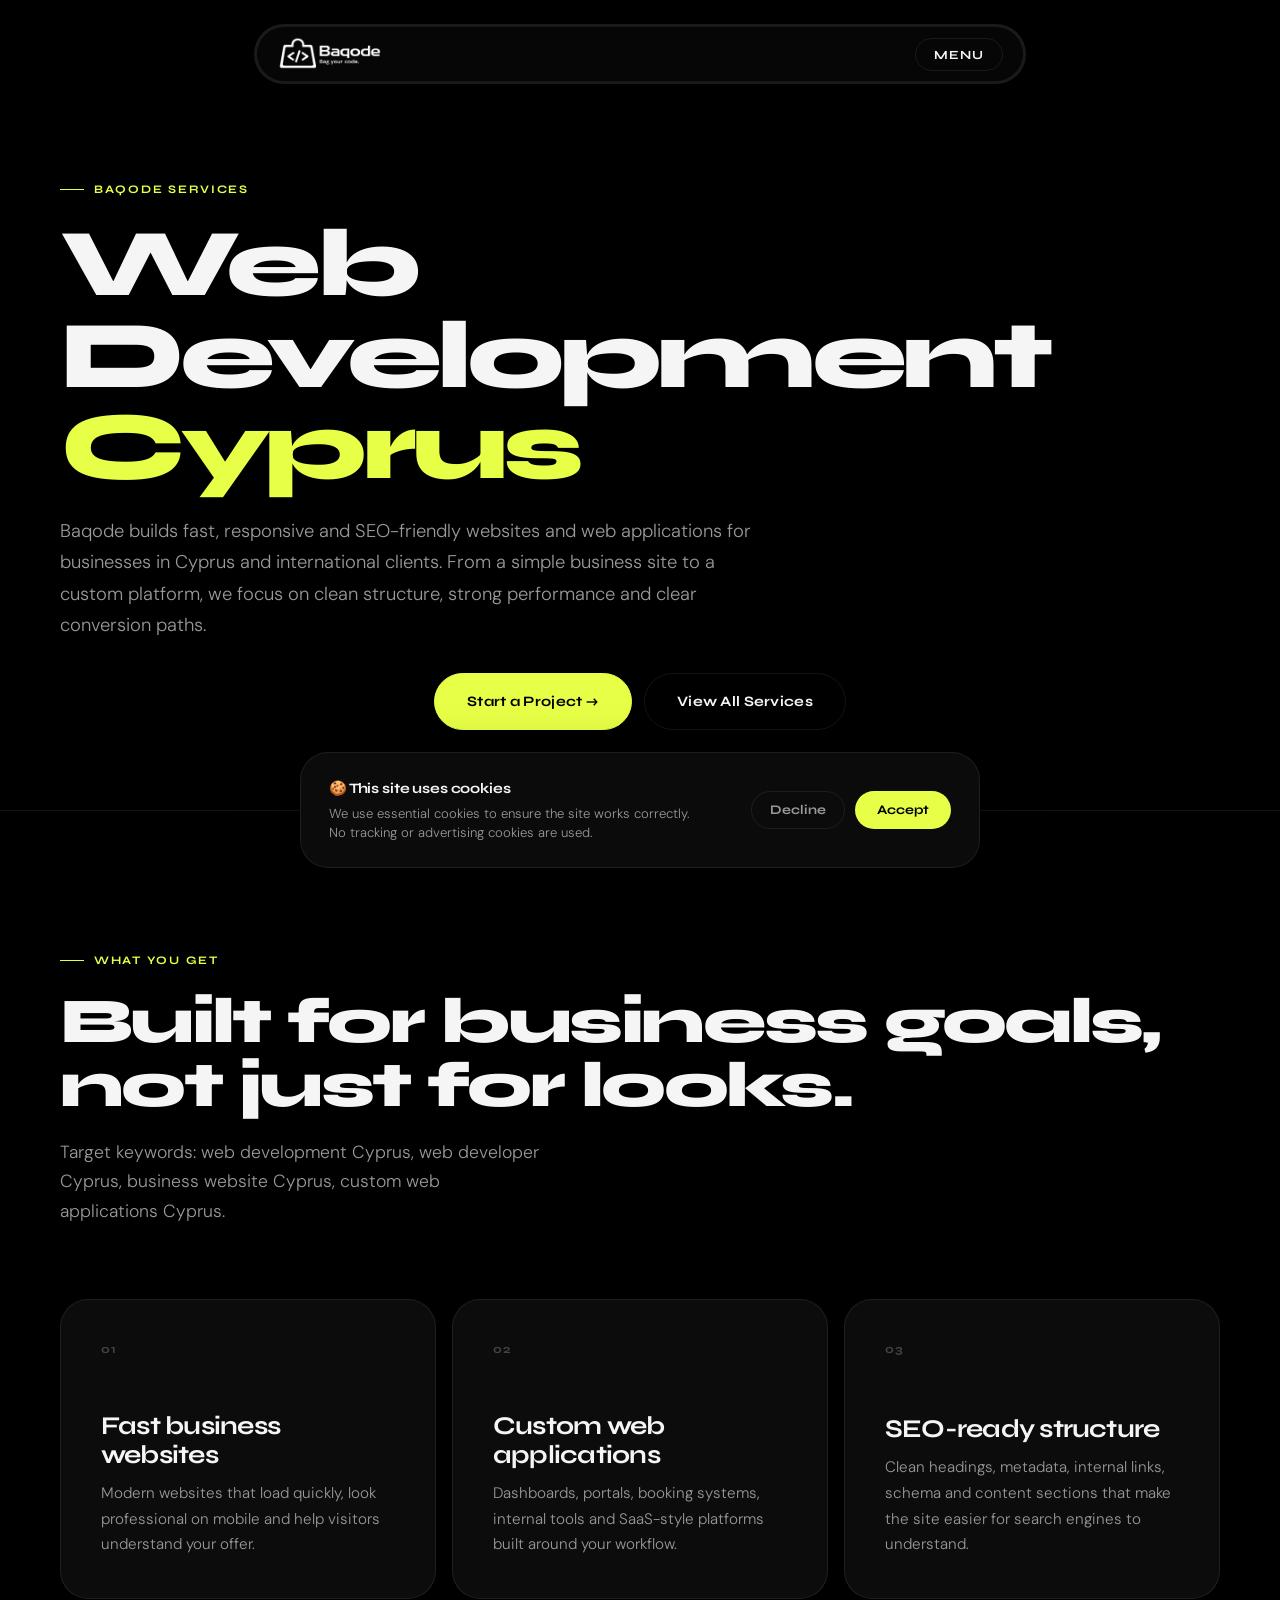
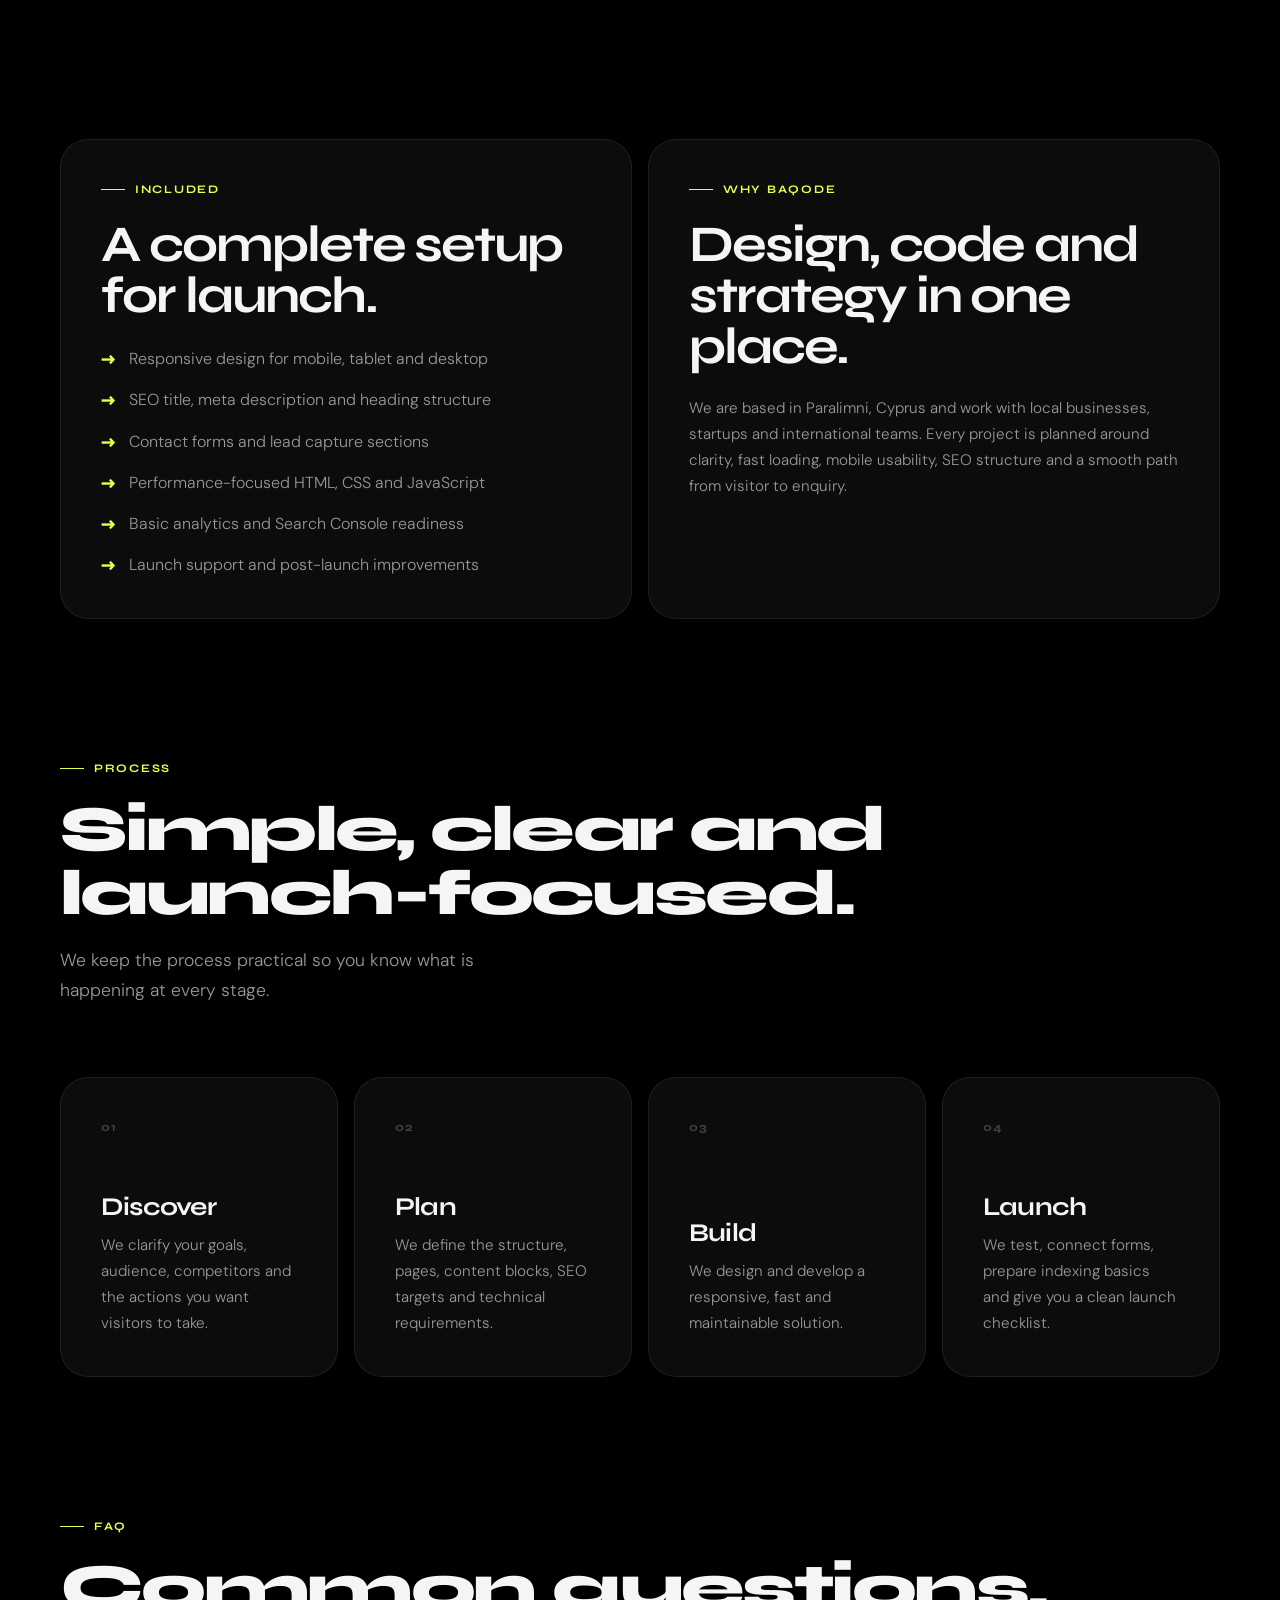
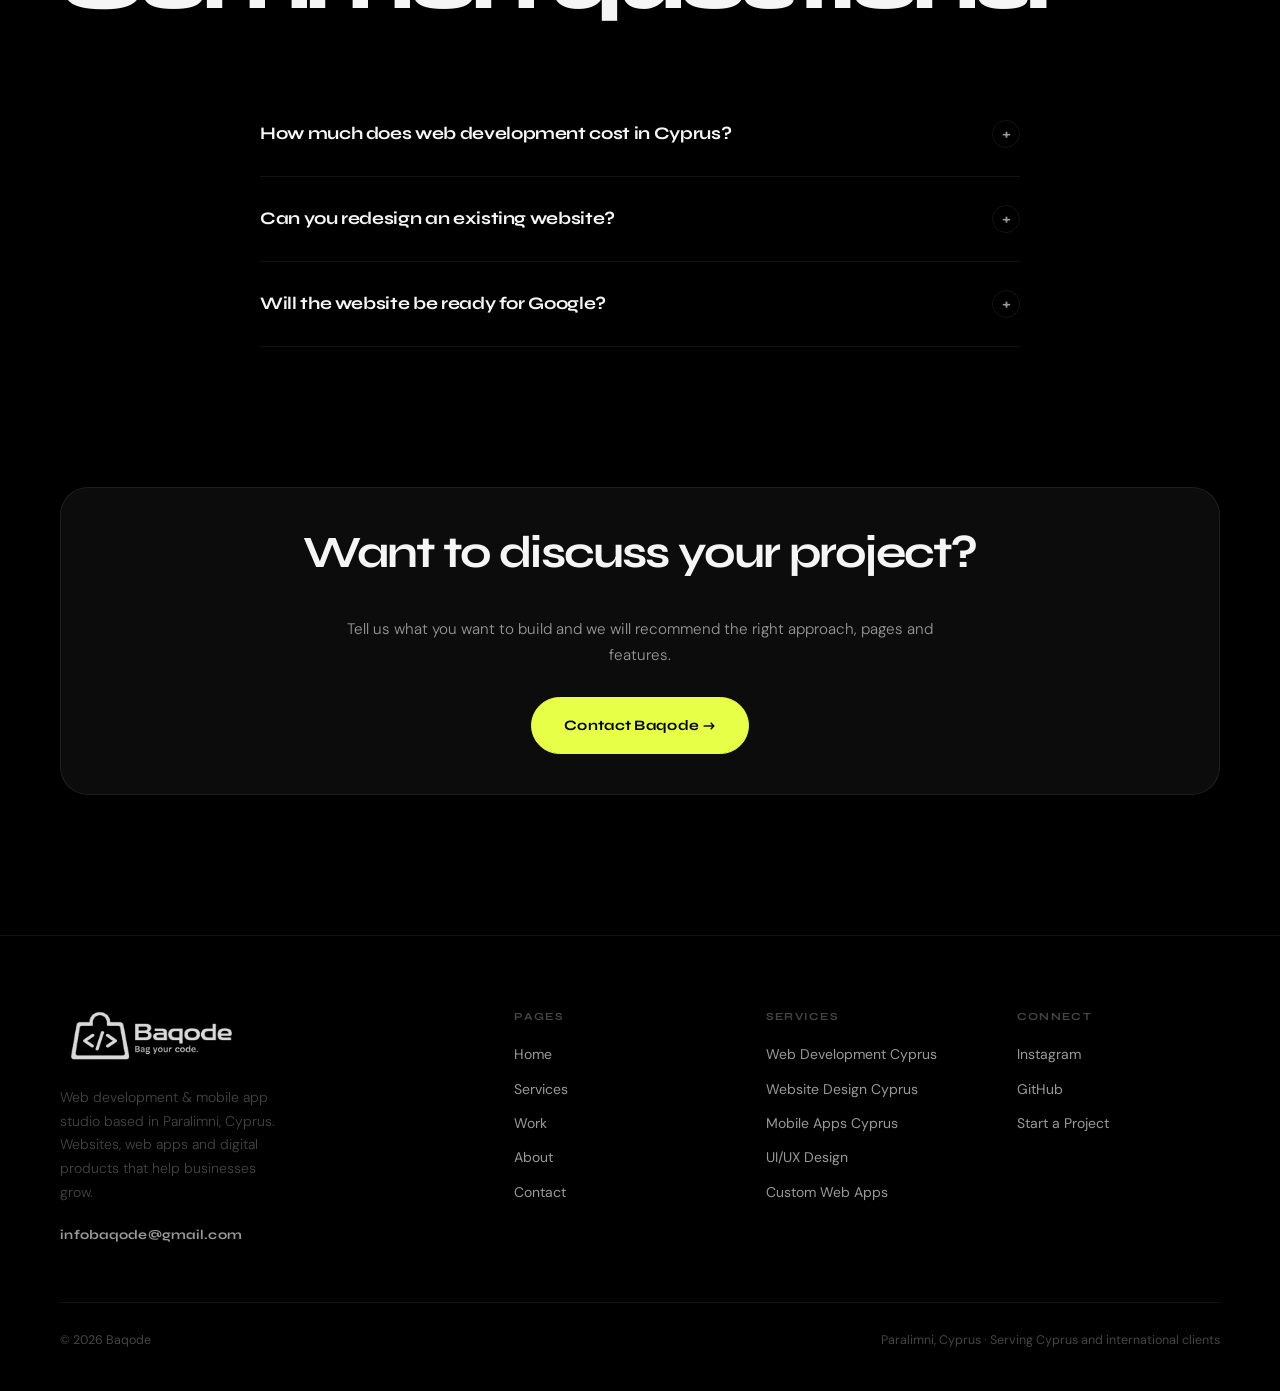
<file: web-development-cyprus.html>
<!DOCTYPE html>
<html lang="en">
<head>
  <meta charset="UTF-8" />
  <meta name="viewport" content="width=device-width, initial-scale=1.0" />
  <title>Web Development Cyprus | Business Websites & Web Apps | Baqode</title>
  <meta name="description" content="Web development in Cyprus for businesses and startups. Baqode builds fast websites, landing pages, custom web apps and scalable digital platforms." />
  <meta name="author" content="Baqode Studio" />
  <meta name="robots" content="index, follow" />
  <link rel="canonical" href="https://baqode.com/web-development-cyprus.html" />
  <meta property="og:type" content="website" />
  <meta property="og:url" content="https://baqode.com/web-development-cyprus.html" />
  <meta property="og:title" content="Web Development Cyprus | Business Websites & Web Apps | Baqode" />
  <meta property="og:description" content="Web development in Cyprus for businesses and startups. Baqode builds fast websites, landing pages, custom web apps and scalable digital platforms." />
  <meta property="og:image" content="https://baqode.com/og-image.png" />
  <meta property="og:site_name" content="Baqode Studio" />
  <meta property="og:locale" content="en_US" />
  <meta name="twitter:card" content="summary_large_image" />
  <meta name="twitter:title" content="Web Development Cyprus | Business Websites & Web Apps | Baqode" />
  <meta name="twitter:description" content="Web development in Cyprus for businesses and startups. Baqode builds fast websites, landing pages, custom web apps and scalable digital platforms." />
  <meta name="twitter:image" content="https://baqode.com/og-image.png" />
  <link rel="icon" type="image/png" href="favicon.png" />
  <link rel="apple-touch-icon" href="favicon.png" />
  <link rel="preconnect" href="https://fonts.googleapis.com" />
  <link rel="preconnect" href="https://fonts.gstatic.com" crossorigin />
  <link rel="stylesheet" href="style.css" />
  <script type="application/ld+json">{
    "@context": "https://schema.org",
    "@type": "Service",
    "name": "Web Development",
    "provider": {"@type": "ProfessionalService", "name": "Baqode Studio", "url": "https://baqode.com"},
    "areaServed": ["Cyprus", "Paralimni", "Greece", "Europe", "Worldwide"],
    "serviceType": "Web Development",
    "description": "Web development in Cyprus for businesses and startups. Baqode builds fast websites, landing pages, custom web apps and scalable digital platforms."
  }</script>
</head>
<body>
  <header class="topbar">
    <div class="container topbar-inner">
      <a href="index.html" class="brand"><img src="logo.png" alt="Baqode Web Development Studio Cyprus" class="brand-logo" /></a>
      <button class="menu-btn" id="menuBtn">Menu</button>
    </div>
  </header>

  <nav class="nav" id="nav">
    <a href="index.html" data-num="01">Home</a>
    <a href="services.html" data-num="02" class="active-link">Services</a>
    <a href="work.html" data-num="03">Work</a>
    <a href="about.html" data-num="04">About</a>
    <a href="contact.html" data-num="05">Contact</a>
    <div class="nav-footer">
      <span>© 2026 Baqode</span>
      <div class="nav-footer-links">
        <a href="https://www.instagram.com/baqode_/?hl=el">Instagram</a>
        <a href="https://github.com/kt0skk0s">GitHub</a>
        <a href="mailto:infobaqode@gmail.com">infobaqode@gmail.com ↗</a>
      </div>
    </div>
  </nav>
  <main>
    <div class="page-hero">
      <div class="container">
        <div class="section-label">Baqode Services</div>
        <h1>Web Development<br><span class="text-accent">Cyprus</span></h1>
        <p style="margin-top:24px; max-width:720px;">Baqode builds fast, responsive and SEO-friendly websites and web applications for businesses in Cyprus and international clients. From a simple business site to a custom platform, we focus on clean structure, strong performance and clear conversion paths.</p>
        <div class="hero-actions" style="margin-top:32px;">
          <a class="btn btn-primary" href="contact.html">Start a Project →</a>
          <a class="btn btn-secondary" href="services.html">View All Services</a>
        </div>
      </div>
    </div>

    <section class="section">
      <div class="container">
        <div class="section-header reveal">
          <div class="section-label">What you get</div>
          <h2>Built for business goals,<br>not just for looks.</h2>
          <p>Target keywords: web development Cyprus, web developer Cyprus, business website Cyprus, custom web applications Cyprus.</p>
        </div>
        <div class="bento-grid">          <article class="bento-card col-4 reveal">
            <div class="card-num">01</div>
            <h3>Fast business websites</h3>
            <p>Modern websites that load quickly, look professional on mobile and help visitors understand your offer.</p>
          </article>
          <article class="bento-card col-4 reveal">
            <div class="card-num">02</div>
            <h3>Custom web applications</h3>
            <p>Dashboards, portals, booking systems, internal tools and SaaS-style platforms built around your workflow.</p>
          </article>
          <article class="bento-card col-4 reveal">
            <div class="card-num">03</div>
            <h3>SEO-ready structure</h3>
            <p>Clean headings, metadata, internal links, schema and content sections that make the site easier for search engines to understand.</p>
          </article>
</div>
      </div>
    </section>

    <section class="section" style="padding-top:0;">
      <div class="container">
        <div class="bento-grid">
          <article class="bento-card col-6 reveal" style="min-height:auto;">
            <div class="section-label">Included</div>
            <h2 style="font-family:var(--font-display);font-size:clamp(2rem,4vw,3.2rem);line-height:1;letter-spacing:-0.04em;margin-bottom:24px;">A complete setup for launch.</h2>
            <ul class="seo-list"><li>Responsive design for mobile, tablet and desktop</li><li>SEO title, meta description and heading structure</li><li>Contact forms and lead capture sections</li><li>Performance-focused HTML, CSS and JavaScript</li><li>Basic analytics and Search Console readiness</li><li>Launch support and post-launch improvements</li></ul>
          </article>
          <article class="bento-card col-6 reveal reveal-delay-1" style="min-height:auto;">
            <div class="section-label">Why Baqode</div>
            <h2 style="font-family:var(--font-display);font-size:clamp(2rem,4vw,3.2rem);line-height:1;letter-spacing:-0.04em;margin-bottom:24px;">Design, code and strategy in one place.</h2>
            <p>We are based in Paralimni, Cyprus and work with local businesses, startups and international teams. Every project is planned around clarity, fast loading, mobile usability, SEO structure and a smooth path from visitor to enquiry.</p>
          </article>
        </div>
      </div>
    </section>

    <section class="section" style="padding-top:0;">
      <div class="container">
        <div class="section-header reveal">
          <div class="section-label">Process</div>
          <h2>Simple, clear and launch-focused.</h2>
          <p>We keep the process practical so you know what is happening at every stage.</p>
        </div>
        <div class="bento-grid">          <article class="bento-card col-3 reveal">
            <div class="card-num">01</div><h3>Discover</h3><p>We clarify your goals, audience, competitors and the actions you want visitors to take.</p>
          </article>          <article class="bento-card col-3 reveal">
            <div class="card-num">02</div><h3>Plan</h3><p>We define the structure, pages, content blocks, SEO targets and technical requirements.</p>
          </article>          <article class="bento-card col-3 reveal">
            <div class="card-num">03</div><h3>Build</h3><p>We design and develop a responsive, fast and maintainable solution.</p>
          </article>          <article class="bento-card col-3 reveal">
            <div class="card-num">04</div><h3>Launch</h3><p>We test, connect forms, prepare indexing basics and give you a clean launch checklist.</p>
          </article></div>
      </div>
    </section>

    <section class="section" style="padding-top:0;">
      <div class="container">
        <div class="section-header reveal">
          <div class="section-label">FAQ</div>
          <h2>Common questions.</h2>
        </div>
        <div class="faq-list">          <div class="faq-item reveal">
            <button class="faq-question">How much does web development cost in Cyprus?<span class="faq-icon">+</span></button>
            <div class="faq-answer"><p>The cost depends on the number of pages, design complexity, content and functionality. A small business website is different from a custom platform or booking system. Contact us with your goals and we will suggest the right scope.</p></div>
          </div>
          <div class="faq-item reveal">
            <button class="faq-question">Can you redesign an existing website?<span class="faq-icon">+</span></button>
            <div class="faq-answer"><p>Yes. We can improve your current website structure, speed, mobile experience, visuals, copy and SEO setup without starting from zero if the existing foundation is usable.</p></div>
          </div>
          <div class="faq-item reveal">
            <button class="faq-question">Will the website be ready for Google?<span class="faq-icon">+</span></button>
            <div class="faq-answer"><p>Yes. We prepare the technical basics such as metadata, headings, sitemap, robots.txt, internal links and clean content structure. Ranking also depends on competition, content quality and authority over time.</p></div>
          </div>
</div>
      </div>
    </section>

    <section style="padding:0 0 140px;">
      <div class="container">
        <div class="bento-card col-12 reveal" style="text-align:center;align-items:center;min-height:220px;justify-content:center;gap:28px;">
          <h3 style="font-size:clamp(1.8rem,4vw,2.8rem);letter-spacing:-0.04em;">Want to discuss your project?</h3>
          <p style="max-width:620px;">Tell us what you want to build and we will recommend the right approach, pages and features.</p>
          <a class="btn btn-primary" href="contact.html">Contact Baqode →</a>
        </div>
      </div>
    </section>
  </main>
  <footer class="footer">
    <div class="container">
      <div class="footer-grid">
        <div class="footer-logo-col">
          <img src="logo.png" alt="Baqode" class="footer-logo" />
          <p class="footer-tagline">Web development &amp; mobile app studio based in Paralimni, Cyprus.<br>Websites, web apps and digital products that help businesses grow.</p>
          <a href="mailto:infobaqode@gmail.com" class="footer-email">infobaqode@gmail.com</a>
        </div>
        <div class="footer-col">
          <div class="footer-col-title">Pages</div>
          <a href="index.html">Home</a>
          <a href="services.html">Services</a>
          <a href="work.html">Work</a>
          <a href="about.html">About</a>
          <a href="contact.html">Contact</a>
        </div>
        <div class="footer-col">
          <div class="footer-col-title">Services</div>
          <a href="web-development-cyprus.html">Web Development Cyprus</a>
          <a href="website-design-cyprus.html">Website Design Cyprus</a>
          <a href="mobile-app-development-cyprus.html">Mobile Apps Cyprus</a>
          <a href="ui-ux-design.html">UI/UX Design</a>
          <a href="custom-web-apps.html">Custom Web Apps</a>
        </div>
        <div class="footer-col">
          <div class="footer-col-title">Connect</div>
          <a href="https://www.instagram.com/baqode_/?hl=el">Instagram</a>
          <a href="https://github.com/kt0skk0s">GitHub</a>
          <a href="contact.html">Start a Project</a>
        </div>
      </div>
      <div class="footer-bottom">
        <div class="footer-bottom-left">© 2026 Baqode</div>
        <div class="footer-bottom-right"><span>Paralimni, Cyprus · Serving Cyprus and international clients</span></div>
      </div>
    </div>
  </footer>
  <script src="script.js"></script>
</body>
</html>
</file>
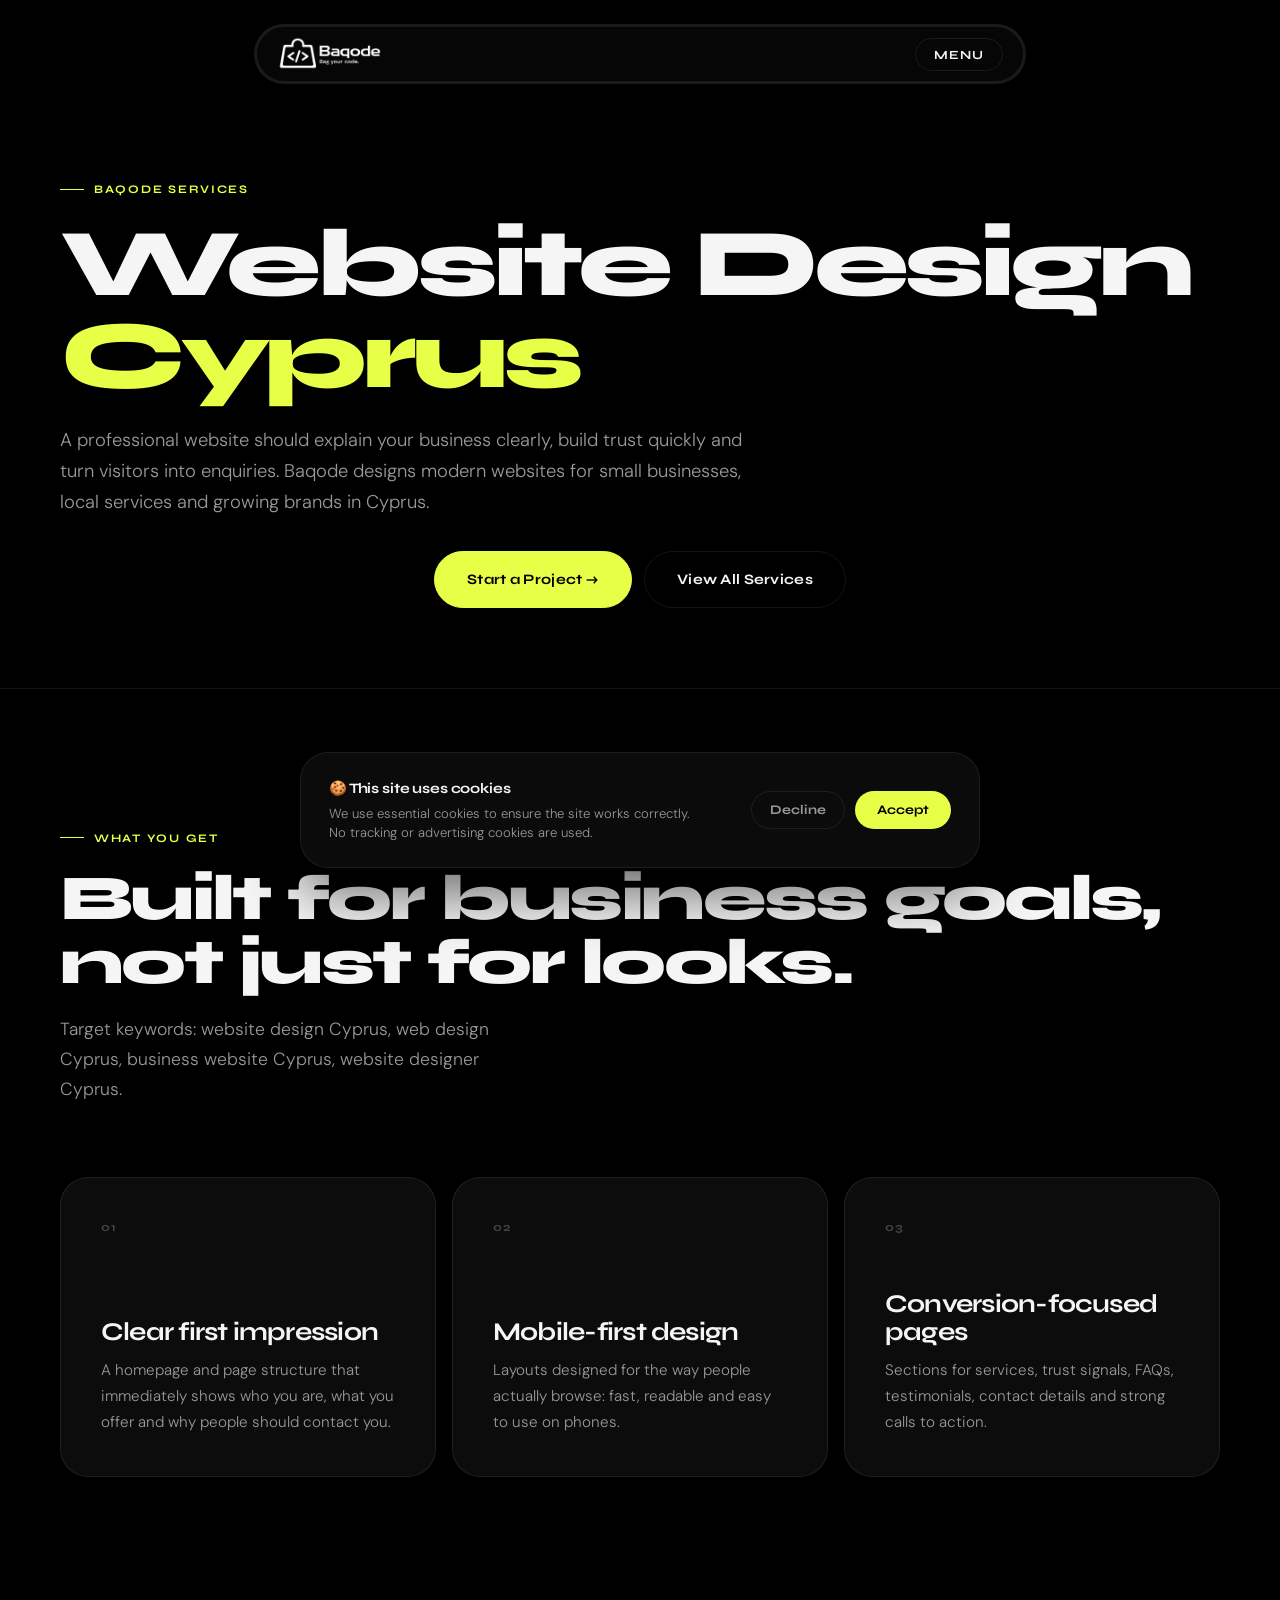
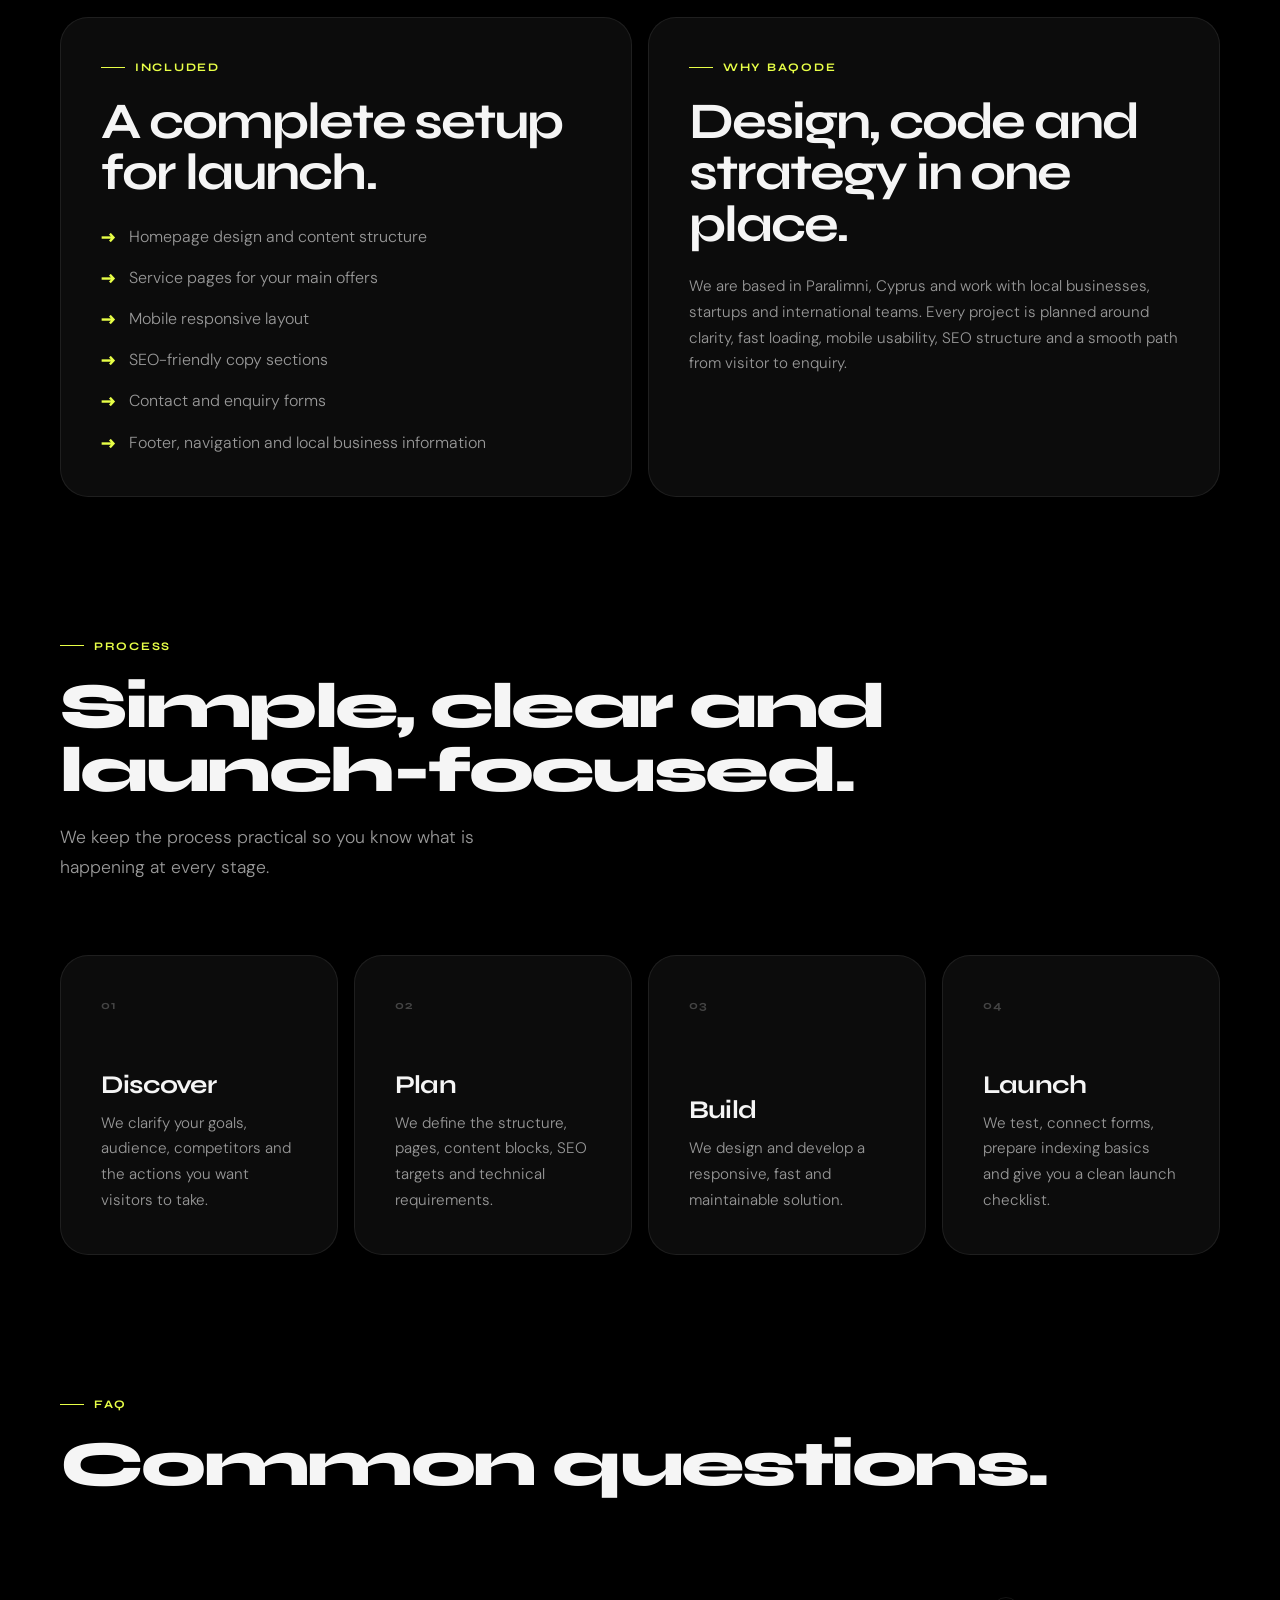
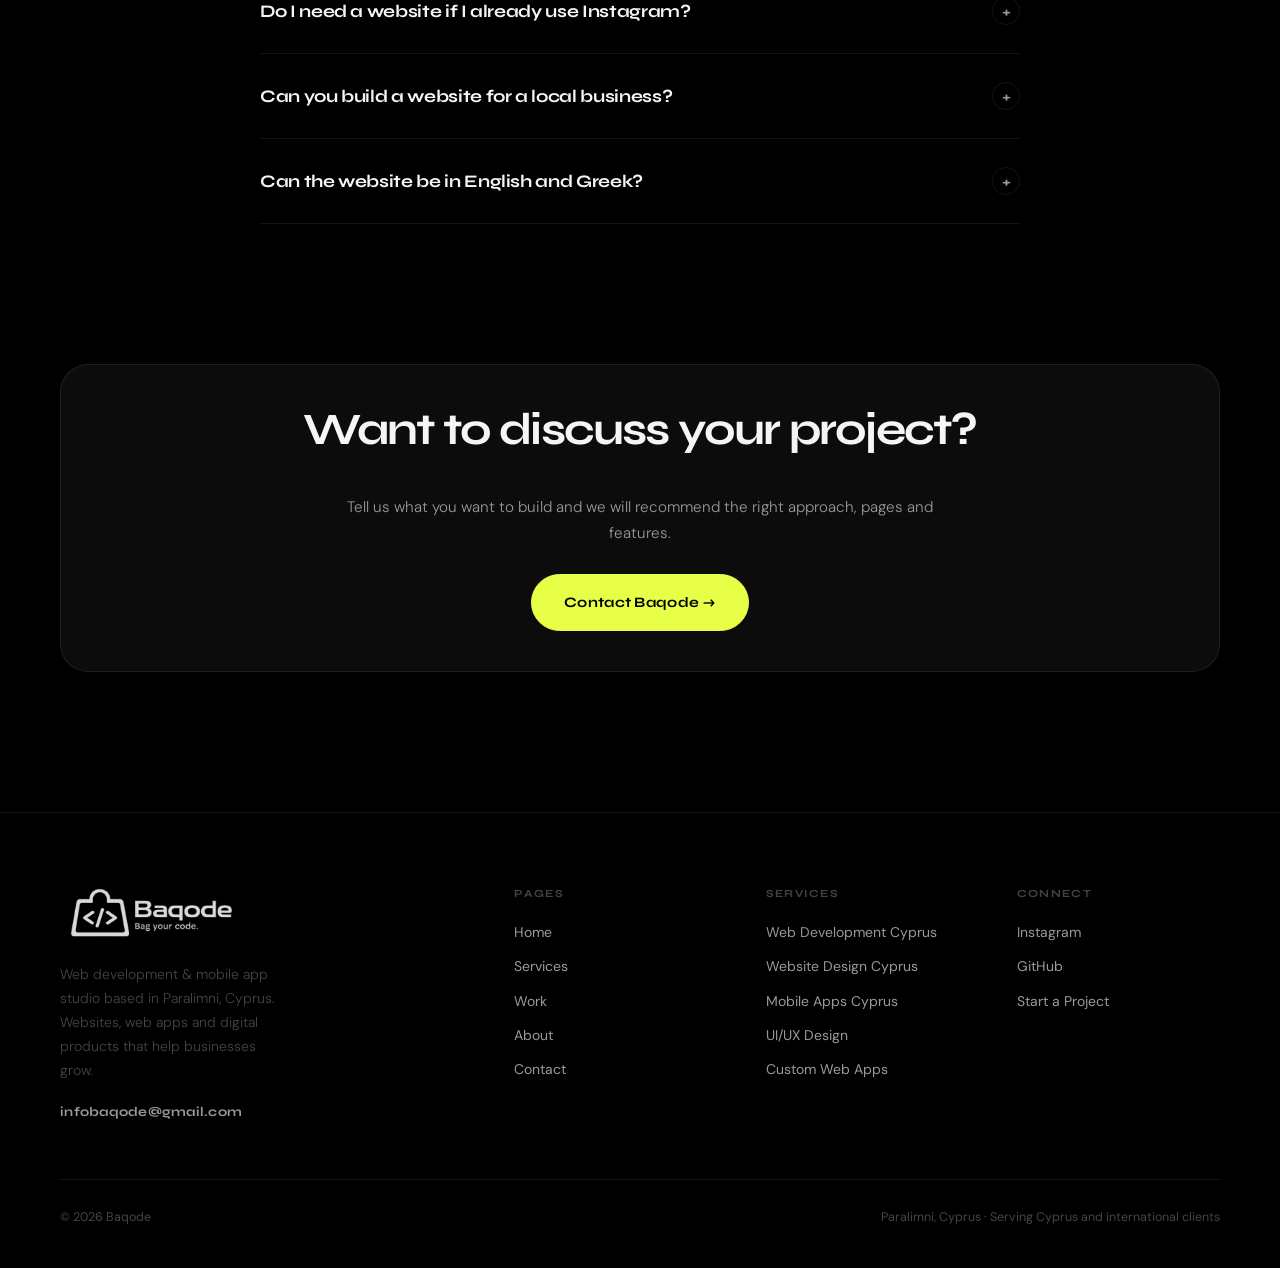
<file: website-design-cyprus.html>
<!DOCTYPE html>
<html lang="en">
<head>
  <meta charset="UTF-8" />
  <meta name="viewport" content="width=device-width, initial-scale=1.0" />
  <title>Website Design Cyprus | Professional Business Websites | Baqode</title>
  <meta name="description" content="Website design in Cyprus for small businesses, startups and service providers. Modern, responsive and SEO-friendly websites built by Baqode." />
  <meta name="author" content="Baqode Studio" />
  <meta name="robots" content="index, follow" />
  <link rel="canonical" href="https://baqode.com/website-design-cyprus.html" />
  <meta property="og:type" content="website" />
  <meta property="og:url" content="https://baqode.com/website-design-cyprus.html" />
  <meta property="og:title" content="Website Design Cyprus | Professional Business Websites | Baqode" />
  <meta property="og:description" content="Website design in Cyprus for small businesses, startups and service providers. Modern, responsive and SEO-friendly websites built by Baqode." />
  <meta property="og:image" content="https://baqode.com/og-image.png" />
  <meta property="og:site_name" content="Baqode Studio" />
  <meta property="og:locale" content="en_US" />
  <meta name="twitter:card" content="summary_large_image" />
  <meta name="twitter:title" content="Website Design Cyprus | Professional Business Websites | Baqode" />
  <meta name="twitter:description" content="Website design in Cyprus for small businesses, startups and service providers. Modern, responsive and SEO-friendly websites built by Baqode." />
  <meta name="twitter:image" content="https://baqode.com/og-image.png" />
  <link rel="icon" type="image/png" href="favicon.png" />
  <link rel="apple-touch-icon" href="favicon.png" />
  <link rel="preconnect" href="https://fonts.googleapis.com" />
  <link rel="preconnect" href="https://fonts.gstatic.com" crossorigin />
  <link rel="stylesheet" href="style.css" />
  <script type="application/ld+json">{
    "@context": "https://schema.org",
    "@type": "Service",
    "name": "Website Design",
    "provider": {"@type": "ProfessionalService", "name": "Baqode Studio", "url": "https://baqode.com"},
    "areaServed": ["Cyprus", "Paralimni", "Greece", "Europe", "Worldwide"],
    "serviceType": "Website Design",
    "description": "Website design in Cyprus for small businesses, startups and service providers. Modern, responsive and SEO-friendly websites built by Baqode."
  }</script>
</head>
<body>
  <header class="topbar">
    <div class="container topbar-inner">
      <a href="index.html" class="brand"><img src="logo.png" alt="Baqode Web Development Studio Cyprus" class="brand-logo" /></a>
      <button class="menu-btn" id="menuBtn">Menu</button>
    </div>
  </header>

  <nav class="nav" id="nav">
    <a href="index.html" data-num="01">Home</a>
    <a href="services.html" data-num="02" class="active-link">Services</a>
    <a href="work.html" data-num="03">Work</a>
    <a href="about.html" data-num="04">About</a>
    <a href="contact.html" data-num="05">Contact</a>
    <div class="nav-footer">
      <span>© 2026 Baqode</span>
      <div class="nav-footer-links">
        <a href="https://www.instagram.com/baqode_/?hl=el">Instagram</a>
        <a href="https://github.com/kt0skk0s">GitHub</a>
        <a href="mailto:infobaqode@gmail.com">infobaqode@gmail.com ↗</a>
      </div>
    </div>
  </nav>
  <main>
    <div class="page-hero">
      <div class="container">
        <div class="section-label">Baqode Services</div>
        <h1>Website Design<br><span class="text-accent">Cyprus</span></h1>
        <p style="margin-top:24px; max-width:720px;">A professional website should explain your business clearly, build trust quickly and turn visitors into enquiries. Baqode designs modern websites for small businesses, local services and growing brands in Cyprus.</p>
        <div class="hero-actions" style="margin-top:32px;">
          <a class="btn btn-primary" href="contact.html">Start a Project →</a>
          <a class="btn btn-secondary" href="services.html">View All Services</a>
        </div>
      </div>
    </div>

    <section class="section">
      <div class="container">
        <div class="section-header reveal">
          <div class="section-label">What you get</div>
          <h2>Built for business goals,<br>not just for looks.</h2>
          <p>Target keywords: website design Cyprus, web design Cyprus, business website Cyprus, website designer Cyprus.</p>
        </div>
        <div class="bento-grid">          <article class="bento-card col-4 reveal">
            <div class="card-num">01</div>
            <h3>Clear first impression</h3>
            <p>A homepage and page structure that immediately shows who you are, what you offer and why people should contact you.</p>
          </article>
          <article class="bento-card col-4 reveal">
            <div class="card-num">02</div>
            <h3>Mobile-first design</h3>
            <p>Layouts designed for the way people actually browse: fast, readable and easy to use on phones.</p>
          </article>
          <article class="bento-card col-4 reveal">
            <div class="card-num">03</div>
            <h3>Conversion-focused pages</h3>
            <p>Sections for services, trust signals, FAQs, testimonials, contact details and strong calls to action.</p>
          </article>
</div>
      </div>
    </section>

    <section class="section" style="padding-top:0;">
      <div class="container">
        <div class="bento-grid">
          <article class="bento-card col-6 reveal" style="min-height:auto;">
            <div class="section-label">Included</div>
            <h2 style="font-family:var(--font-display);font-size:clamp(2rem,4vw,3.2rem);line-height:1;letter-spacing:-0.04em;margin-bottom:24px;">A complete setup for launch.</h2>
            <ul class="seo-list"><li>Homepage design and content structure</li><li>Service pages for your main offers</li><li>Mobile responsive layout</li><li>SEO-friendly copy sections</li><li>Contact and enquiry forms</li><li>Footer, navigation and local business information</li></ul>
          </article>
          <article class="bento-card col-6 reveal reveal-delay-1" style="min-height:auto;">
            <div class="section-label">Why Baqode</div>
            <h2 style="font-family:var(--font-display);font-size:clamp(2rem,4vw,3.2rem);line-height:1;letter-spacing:-0.04em;margin-bottom:24px;">Design, code and strategy in one place.</h2>
            <p>We are based in Paralimni, Cyprus and work with local businesses, startups and international teams. Every project is planned around clarity, fast loading, mobile usability, SEO structure and a smooth path from visitor to enquiry.</p>
          </article>
        </div>
      </div>
    </section>

    <section class="section" style="padding-top:0;">
      <div class="container">
        <div class="section-header reveal">
          <div class="section-label">Process</div>
          <h2>Simple, clear and launch-focused.</h2>
          <p>We keep the process practical so you know what is happening at every stage.</p>
        </div>
        <div class="bento-grid">          <article class="bento-card col-3 reveal">
            <div class="card-num">01</div><h3>Discover</h3><p>We clarify your goals, audience, competitors and the actions you want visitors to take.</p>
          </article>          <article class="bento-card col-3 reveal">
            <div class="card-num">02</div><h3>Plan</h3><p>We define the structure, pages, content blocks, SEO targets and technical requirements.</p>
          </article>          <article class="bento-card col-3 reveal">
            <div class="card-num">03</div><h3>Build</h3><p>We design and develop a responsive, fast and maintainable solution.</p>
          </article>          <article class="bento-card col-3 reveal">
            <div class="card-num">04</div><h3>Launch</h3><p>We test, connect forms, prepare indexing basics and give you a clean launch checklist.</p>
          </article></div>
      </div>
    </section>

    <section class="section" style="padding-top:0;">
      <div class="container">
        <div class="section-header reveal">
          <div class="section-label">FAQ</div>
          <h2>Common questions.</h2>
        </div>
        <div class="faq-list">          <div class="faq-item reveal">
            <button class="faq-question">Do I need a website if I already use Instagram?<span class="faq-icon">+</span></button>
            <div class="faq-answer"><p>Yes. Social media helps people discover you, but your website gives you credibility, a place to explain services properly and a page that can appear in Google search.</p></div>
          </div>
          <div class="faq-item reveal">
            <button class="faq-question">Can you build a website for a local business?<span class="faq-icon">+</span></button>
            <div class="faq-answer"><p>Yes. We can create websites for restaurants, beauty salons, gyms, consultants, real estate professionals, trades, clinics and other local businesses.</p></div>
          </div>
          <div class="faq-item reveal">
            <button class="faq-question">Can the website be in English and Greek?<span class="faq-icon">+</span></button>
            <div class="faq-answer"><p>Yes. A bilingual structure can be planned if you want to target both local Greek-speaking users and international visitors.</p></div>
          </div>
</div>
      </div>
    </section>

    <section style="padding:0 0 140px;">
      <div class="container">
        <div class="bento-card col-12 reveal" style="text-align:center;align-items:center;min-height:220px;justify-content:center;gap:28px;">
          <h3 style="font-size:clamp(1.8rem,4vw,2.8rem);letter-spacing:-0.04em;">Want to discuss your project?</h3>
          <p style="max-width:620px;">Tell us what you want to build and we will recommend the right approach, pages and features.</p>
          <a class="btn btn-primary" href="contact.html">Contact Baqode →</a>
        </div>
      </div>
    </section>
  </main>
  <footer class="footer">
    <div class="container">
      <div class="footer-grid">
        <div class="footer-logo-col">
          <img src="logo.png" alt="Baqode" class="footer-logo" />
          <p class="footer-tagline">Web development &amp; mobile app studio based in Paralimni, Cyprus.<br>Websites, web apps and digital products that help businesses grow.</p>
          <a href="mailto:infobaqode@gmail.com" class="footer-email">infobaqode@gmail.com</a>
        </div>
        <div class="footer-col">
          <div class="footer-col-title">Pages</div>
          <a href="index.html">Home</a>
          <a href="services.html">Services</a>
          <a href="work.html">Work</a>
          <a href="about.html">About</a>
          <a href="contact.html">Contact</a>
        </div>
        <div class="footer-col">
          <div class="footer-col-title">Services</div>
          <a href="web-development-cyprus.html">Web Development Cyprus</a>
          <a href="website-design-cyprus.html">Website Design Cyprus</a>
          <a href="mobile-app-development-cyprus.html">Mobile Apps Cyprus</a>
          <a href="ui-ux-design.html">UI/UX Design</a>
          <a href="custom-web-apps.html">Custom Web Apps</a>
        </div>
        <div class="footer-col">
          <div class="footer-col-title">Connect</div>
          <a href="https://www.instagram.com/baqode_/?hl=el">Instagram</a>
          <a href="https://github.com/kt0skk0s">GitHub</a>
          <a href="contact.html">Start a Project</a>
        </div>
      </div>
      <div class="footer-bottom">
        <div class="footer-bottom-left">© 2026 Baqode</div>
        <div class="footer-bottom-right"><span>Paralimni, Cyprus · Serving Cyprus and international clients</span></div>
      </div>
    </div>
  </footer>
  <script src="script.js"></script>
</body>
</html>
</file>
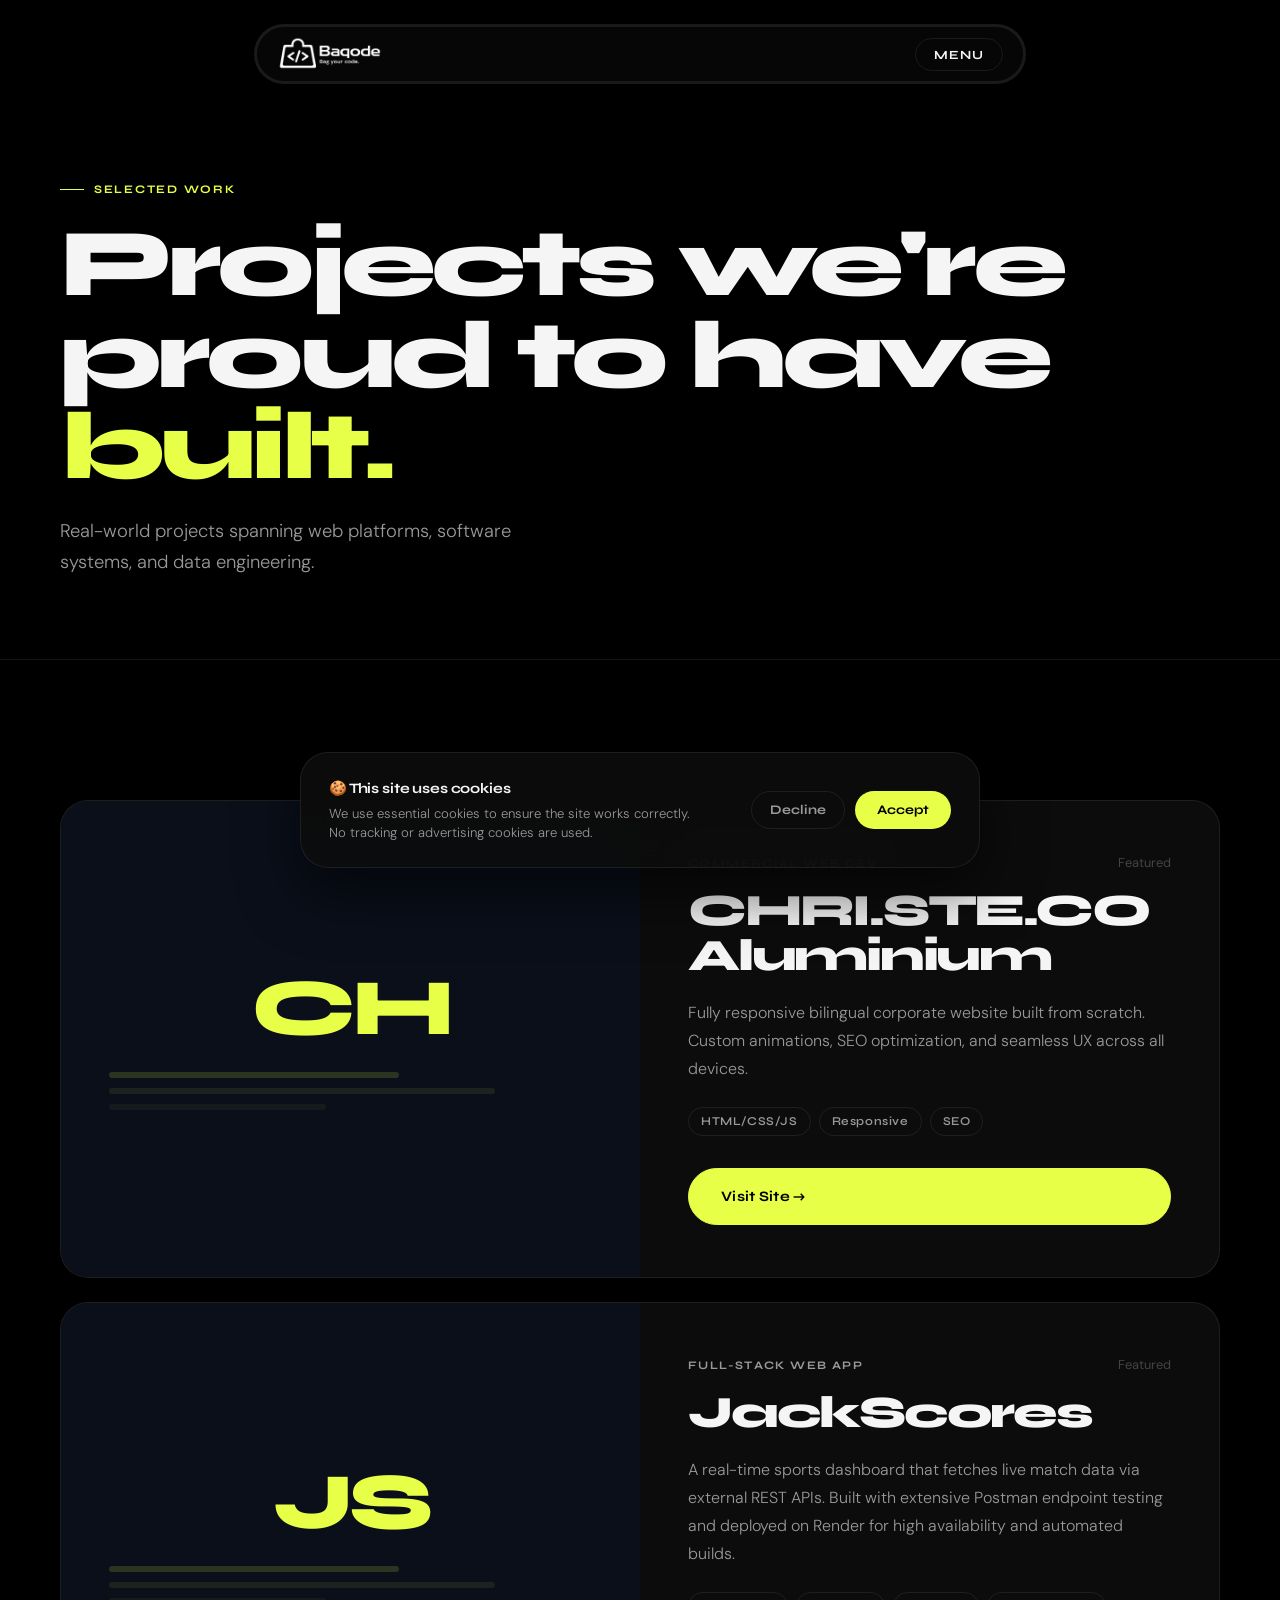
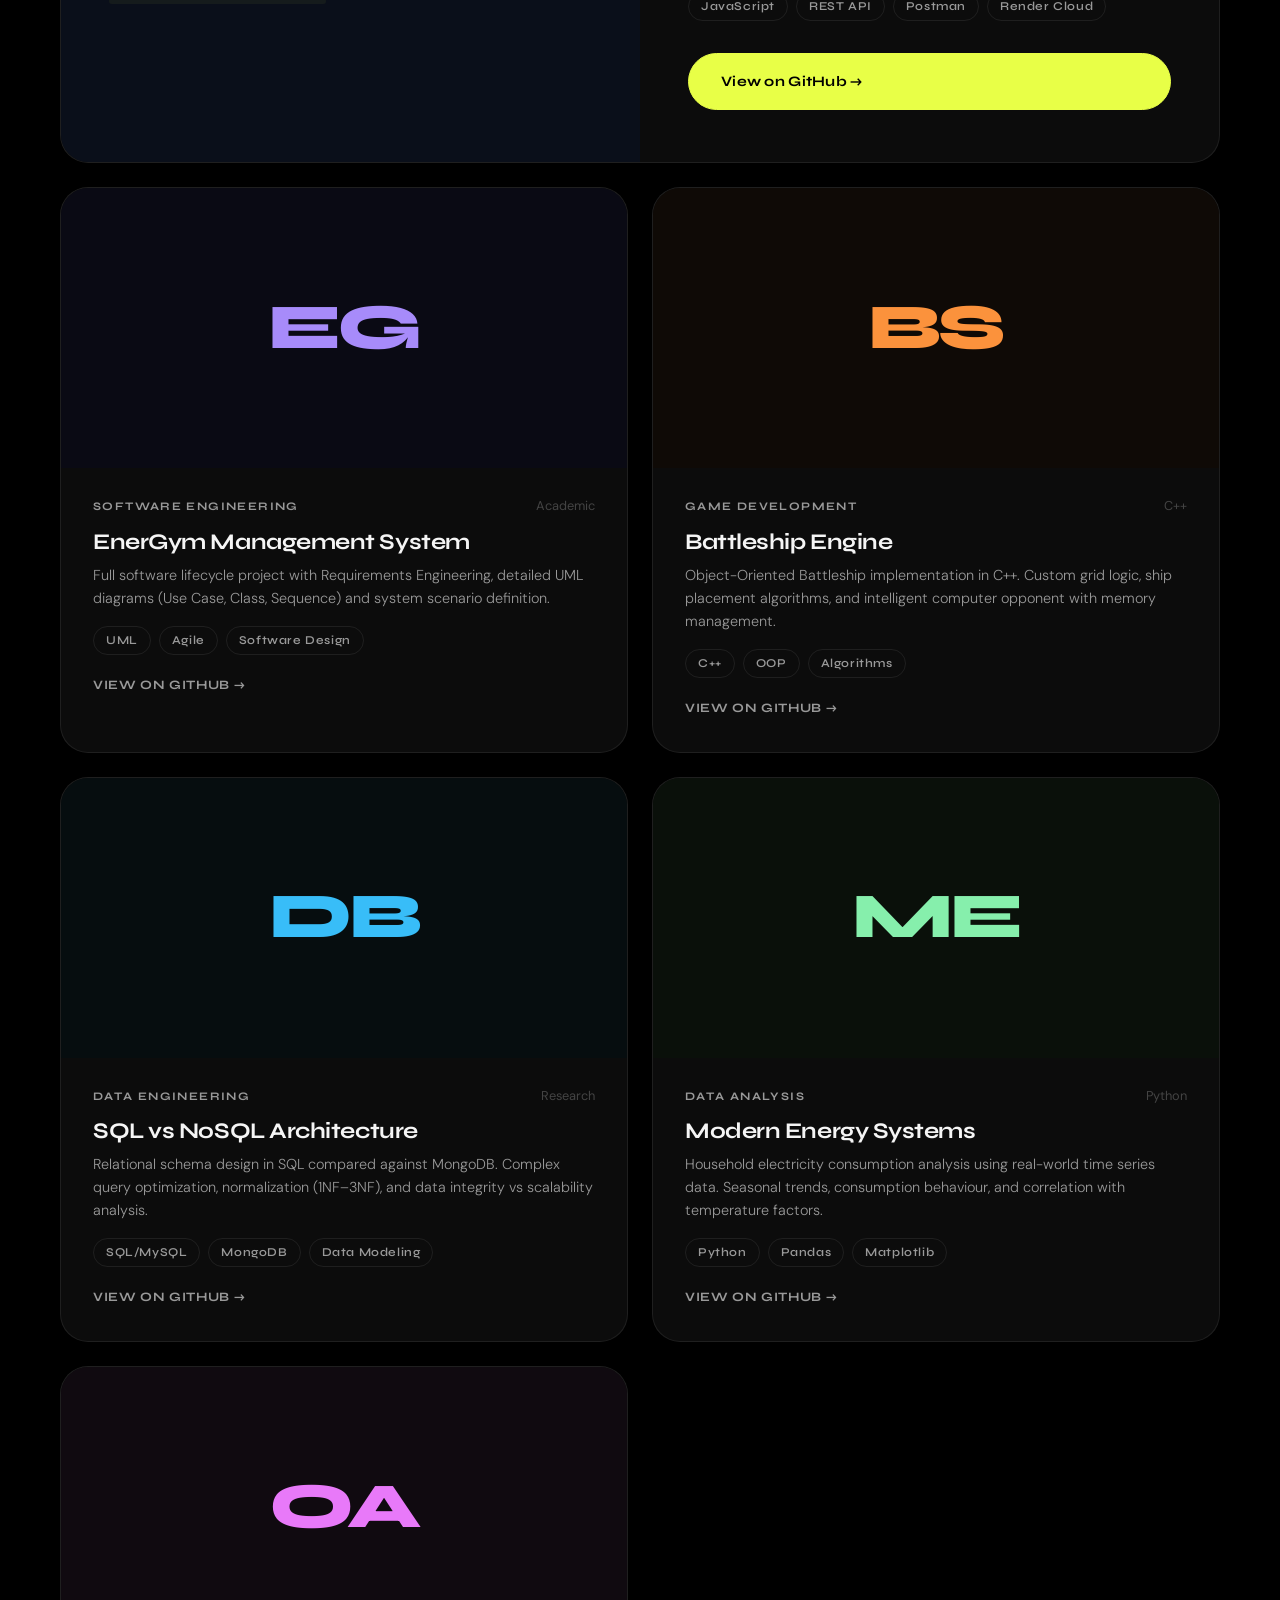
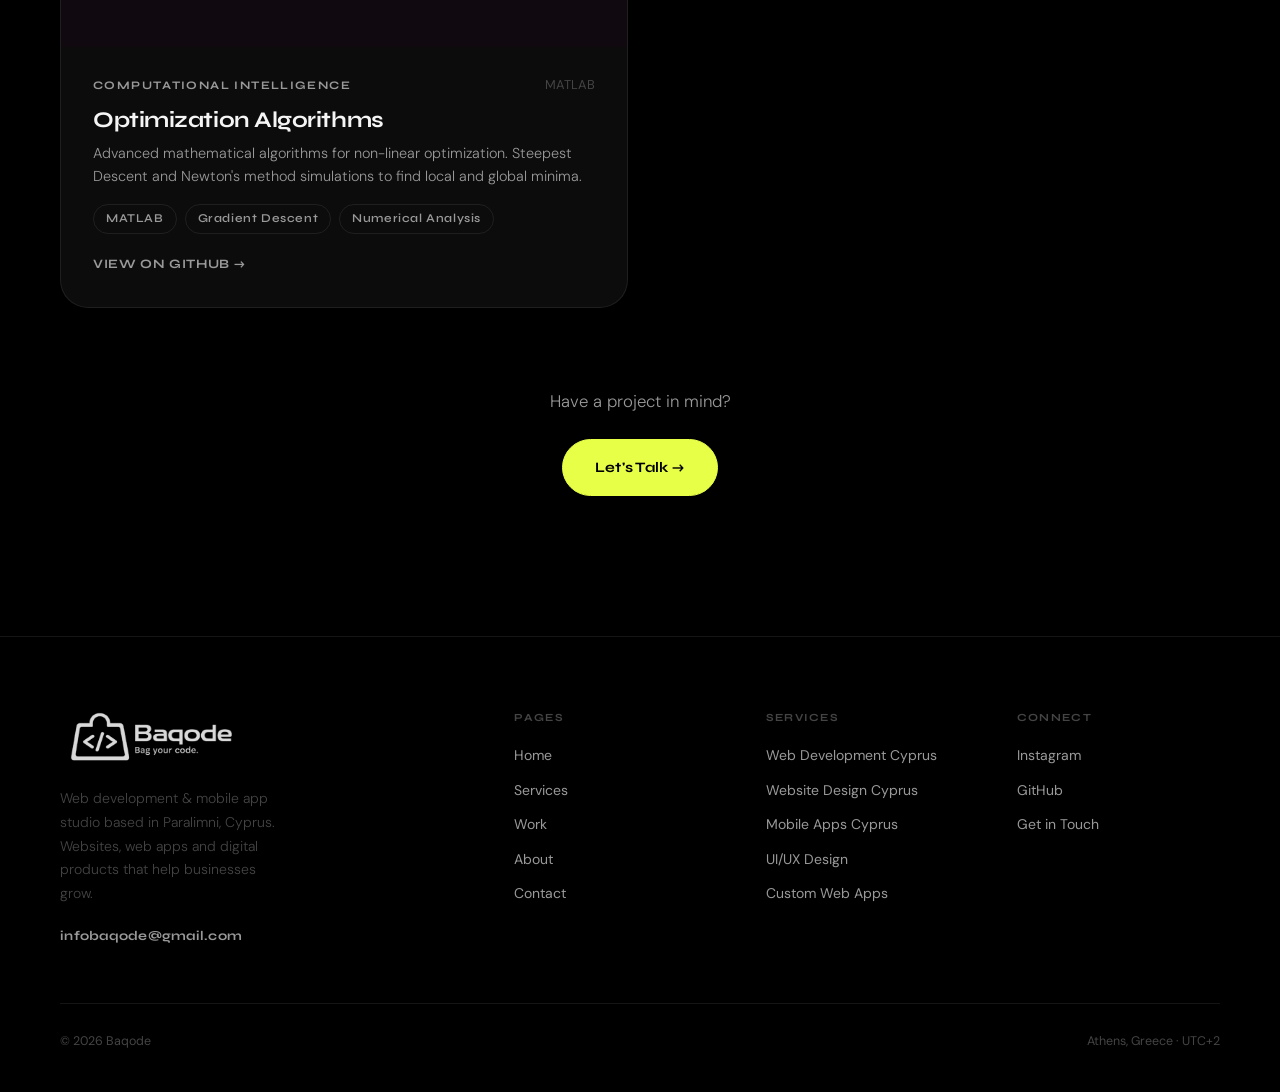
<file: work.html>
<!DOCTYPE html>
<html lang="en">
<head>
  <meta charset="UTF-8" />
  <meta name="viewport" content="width=device-width, initial-scale=1.0" />
  <title>Work — Baqode Studio | Selected Projects</title>
  <!-- SEO Meta -->
  <meta name="description" content="Real-world projects by Baqode: CHRI.STE.CO Aluminium, JackScores, EnerGym, Battleship Engine and more. Web platforms, software systems, and data engineering." />
  <meta name="keywords" content="web development, mobile apps, UI/UX design, Cyprus, Baqode, digital studio, software development" />
  <meta name="author" content="Baqode Studio" />
  <meta name="robots" content="index, follow" />
  <link rel="canonical" href="https://baqode.com/work.html" />
 
  <!-- Open Graph -->
  <meta property="og:type" content="website" />
  <meta property="og:url" content="https://baqode.com/work.html" />
  <meta property="og:title" content="Selected Work — Baqode Studio" />
  <meta property="og:description" content="Real-world projects by Baqode: CHRI.STE.CO Aluminium, JackScores, EnerGym, Battleship Engine and more. Web platforms, software systems, and data engineering." />
  <meta property="og:image" content="https://baqode.com/og-image.png" />
  <meta property="og:site_name" content="Baqode Studio" />
  <meta property="og:locale" content="en_US" />
 
  <!-- Twitter Card -->
  <meta name="twitter:card" content="summary_large_image" />
  <meta name="twitter:title" content="Selected Work — Baqode Studio" />
  <meta name="twitter:description" content="Real-world projects by Baqode: CHRI.STE.CO Aluminium, JackScores, EnerGym, Battleship Engine and more. Web platforms, software systems, and data engineering." />
  <meta name="twitter:image" content="https://baqode.com/og-image.png" />
  <!-- Favicon -->
  <link rel="icon" type="image/png" href="favicon.png" />
  <link rel="apple-touch-icon" href="favicon.png" />
 
  <!-- Performance -->
  <link rel="preconnect" href="https://fonts.googleapis.com" />
  <link rel="preconnect" href="https://fonts.gstatic.com" crossorigin />
  <link rel="stylesheet" href="style.css" />
</head>
<body>

  <header class="topbar">
    <div class="container topbar-inner">
      <a href="index.html" class="brand">
        <img src="logo.png" alt="Baqode" class="brand-logo" />
      </a>
      <button class="menu-btn" id="menuBtn">Menu</button>
    </div>
  </header>

  <nav class="nav" id="nav">
    <a href="index.html" data-num="01">Home</a>
    <a href="services.html" data-num="02">Services</a>
    <a href="work.html" data-num="03">Work</a>
    <a href="about.html" data-num="04">About</a>
    <a href="contact.html" data-num="05">Contact</a>
    <div class="nav-footer">
      <span>© 2026 Baqode</span>
      <div class="nav-footer-links">
        <a href="https://www.instagram.com/baqode_/?hl=el">Instagram</a>
        <a href="https://github.com/kt0skk0s">GitHub</a>
        <a href="mailto:infobaqode@gmail.com">infobaqode@gmail.com ↗</a>
      </div>
    </div>
  </nav>

  <main>

    <div class="page-hero">
      <div class="container">
        <div class="section-label">Selected Work</div>
        <h1>Projects we're<br>proud to have<br><span class="text-accent">built.</span></h1>
        <p style="margin-top:24px;">Real-world projects spanning web platforms, software systems, and data engineering.</p>
      </div>
    </div>

    <section class="section">
      <div class="container">

        <!-- FEATURED PROJECT — Full width -->

        <div class="project-featured reveal">
          <div class="project-featured-visual">
            <div class="project-featured-inner" style="background:#0a0f1a;">
              <div class="pf-logo">CH</div>
              <div class="pf-lines">
                <div class="pf-line" style="width:60%; background:rgba(232,255,71,0.15);"></div>
                <div class="pf-line" style="width:80%; background:rgba(232,255,71,0.08);"></div>
                <div class="pf-line" style="width:45%; background:rgba(232,255,71,0.05);"></div>
              </div>
            </div>
          </div>
          <div class="project-featured-info">
            <div class="project-meta" style="margin-bottom:16px;">
              <span class="tag">Commercial Web Dev</span>
              <span class="project-year">Featured</span>
            </div>
            <h2 class="project-featured-title">CHRI.STE.CO Aluminium</h2>
            <p class="project-featured-desc">Fully responsive bilingual corporate website built from scratch. Custom animations, SEO optimization, and seamless UX across all devices.</p>
            <div class="card-tags" style="margin-top:24px; margin-bottom:32px;">
              <span class="card-tag">HTML/CSS/JS</span>
              <span class="card-tag">Responsive</span>
              <span class="card-tag">SEO</span>
            </div>
            <a href="https://christeco.com" target="_blank" class="btn btn-primary">Visit Site →</a>
          </div>
        </div>

        <div class="project-featured reveal" style="margin-top:24px;">
          <div class="project-featured-visual">
            <div class="project-featured-inner" style="background:#0a0f1a;">
              <div class="pf-logo">JS</div>
              <div class="pf-lines">
                <div class="pf-line" style="width:60%; background:rgba(232,255,71,0.15);"></div>
                <div class="pf-line" style="width:80%; background:rgba(232,255,71,0.08);"></div>
                <div class="pf-line" style="width:45%; background:rgba(232,255,71,0.05);"></div>
              </div>
            </div>
          </div>
          <div class="project-featured-info">
            <div class="project-meta" style="margin-bottom:16px;">
              <span class="tag">Full-Stack Web App</span>
              <span class="project-year">Featured</span>
            </div>
            <h2 class="project-featured-title">JackScores</h2>
            <p class="project-featured-desc">A real-time sports dashboard that fetches live match data via external REST APIs. Built with extensive Postman endpoint testing and deployed on Render for high availability and automated builds.</p>
            <div class="card-tags" style="margin-top:24px; margin-bottom:32px;">
              <span class="card-tag">JavaScript</span>
              <span class="card-tag">REST API</span>
              <span class="card-tag">Postman</span>
              <span class="card-tag">Render Cloud</span>
            </div>
            <a href="https://github.com/kt0skk0s" target="_blank" class="btn btn-primary">View on GitHub →</a>
          </div>
        </div>

        <!-- GRID PROJECTS -->
        <div class="work-grid" style="margin-top:24px;">
          <div class="project-card reveal reveal-delay-1">
            <div class="project-image" style="background:#0a0a14;">
              <div class="project-image-inner" style="color:#a78bfa; letter-spacing:-0.04em;">EG</div>
            </div>
            <div class="project-info">
              <div class="project-meta">
                <span class="tag">Software Engineering</span>
                <span class="project-year">Academic</span>
              </div>
              <h3>EnerGym Management System</h3>
              <p>Full software lifecycle project with Requirements Engineering, detailed UML diagrams (Use Case, Class, Sequence) and system scenario definition.</p>
              <div class="card-tags" style="margin-top:16px;">
                <span class="card-tag">UML</span>
                <span class="card-tag">Agile</span>
                <span class="card-tag">Software Design</span>
              </div>
              <a href="https://github.com/kt0skk0s" target="_blank" class="project-link">View on GitHub →</a>
            </div>
          </div>

          <div class="project-card reveal reveal-delay-2">
            <div class="project-image" style="background:#0f0a06;">
              <div class="project-image-inner" style="color:#fb923c; letter-spacing:-0.04em;">BS</div>
            </div>
            <div class="project-info">
              <div class="project-meta">
                <span class="tag">Game Development</span>
                <span class="project-year">C++</span>
              </div>
              <h3>Battleship Engine</h3>
              <p>Object-Oriented Battleship implementation in C++. Custom grid logic, ship placement algorithms, and intelligent computer opponent with memory management.</p>
              <div class="card-tags" style="margin-top:16px;">
                <span class="card-tag">C++</span>
                <span class="card-tag">OOP</span>
                <span class="card-tag">Algorithms</span>
              </div>
              <a href="https://github.com/kt0skk0s" target="_blank" class="project-link">View on GitHub →</a>
            </div>
          </div>

          <div class="project-card reveal reveal-delay-3">
            <div class="project-image" style="background:#060d0f;">
              <div class="project-image-inner" style="color:#38bdf8; letter-spacing:-0.04em;">DB</div>
            </div>
            <div class="project-info">
              <div class="project-meta">
                <span class="tag">Data Engineering</span>
                <span class="project-year">Research</span>
              </div>
              <h3>SQL vs NoSQL Architecture</h3>
              <p>Relational schema design in SQL compared against MongoDB. Complex query optimization, normalization (1NF–3NF), and data integrity vs scalability analysis.</p>
              <div class="card-tags" style="margin-top:16px;">
                <span class="card-tag">SQL/MySQL</span>
                <span class="card-tag">MongoDB</span>
                <span class="card-tag">Data Modeling</span>
              </div>
              <a href="https://github.com/kt0skk0s" target="_blank" class="project-link">View on GitHub →</a>
            </div>
          </div>

          <div class="project-card reveal">
            <div class="project-image" style="background:#0a100a;">
              <div class="project-image-inner" style="color:#86efac; letter-spacing:-0.04em;">ME</div>
            </div>
            <div class="project-info">
              <div class="project-meta">
                <span class="tag">Data Analysis</span>
                <span class="project-year">Python</span>
              </div>
              <h3>Modern Energy Systems</h3>
              <p>Household electricity consumption analysis using real-world time series data. Seasonal trends, consumption behaviour, and correlation with temperature factors.</p>
              <div class="card-tags" style="margin-top:16px;">
                <span class="card-tag">Python</span>
                <span class="card-tag">Pandas</span>
                <span class="card-tag">Matplotlib</span>
              </div>
              <a href="https://github.com/kt0skk0s" target="_blank" class="project-link">View on GitHub →</a>
            </div>
          </div>

          <div class="project-card reveal reveal-delay-1">
            <div class="project-image" style="background:#100a10;">
              <div class="project-image-inner" style="color:#e879f9; letter-spacing:-0.04em;">OA</div>
            </div>
            <div class="project-info">
              <div class="project-meta">
                <span class="tag">Computational Intelligence</span>
                <span class="project-year">MATLAB</span>
              </div>
              <h3>Optimization Algorithms</h3>
              <p>Advanced mathematical algorithms for non-linear optimization. Steepest Descent and Newton's method simulations to find local and global minima.</p>
              <div class="card-tags" style="margin-top:16px;">
                <span class="card-tag">MATLAB</span>
                <span class="card-tag">Gradient Descent</span>
                <span class="card-tag">Numerical Analysis</span>
              </div>
              <a href="https://github.com/kt0skk0s" target="_blank" class="project-link">View on GitHub →</a>
            </div>
          </div>

        </div>

        <!-- CTA -->
        <div class="reveal" style="margin-top:80px; text-align:center;">
          <p style="color:var(--text-dim); margin-bottom:24px; font-size:1.05rem; font-weight:300;">Have a project in mind?</p>
          <a class="btn btn-primary" href="contact.html">Let's Talk →</a>
        </div>

      </div>
    </section>

  </main>

  <footer class="footer">
    <div class="container">
      <div class="footer-grid">
        <div class="footer-logo-col">
          <img src="logo.png" alt="Baqode" class="footer-logo" />
          <p class="footer-tagline">Web development &amp; mobile app studio based in Paralimni, Cyprus.<br>Websites, web apps and digital products that help businesses grow.</p>
          <a href="mailto:infobaqode@gmail.com" class="footer-email">infobaqode@gmail.com</a>
        </div>
        <div class="footer-col">
          <div class="footer-col-title">Pages</div>
          <a href="index.html">Home</a>
          <a href="services.html">Services</a>
          <a href="work.html">Work</a>
          <a href="about.html">About</a>
          <a href="contact.html">Contact</a>
        </div>
        <div class="footer-col">
          <div class="footer-col-title">Services</div>
          <a href="web-development-cyprus.html">Web Development Cyprus</a>
          <a href="website-design-cyprus.html">Website Design Cyprus</a>
          <a href="mobile-app-development-cyprus.html">Mobile Apps Cyprus</a>
          <a href="ui-ux-design.html">UI/UX Design</a>
          <a href="custom-web-apps.html">Custom Web Apps</a>
        </div>
        <div class="footer-col">
          <div class="footer-col-title">Connect</div>
          <a href="https://www.instagram.com/baqode_/?hl=el" target="_blank">Instagram</a>
          <a href="https://github.com/kt0skk0s" target="_blank">GitHub</a>
          <a href="contact.html">Get in Touch</a>
        </div>
      </div>
      <div class="footer-bottom">
        <div class="footer-bottom-left">© 2026 Baqode</div>
        <div class="footer-bottom-right">
          <span>Athens, Greece · UTC+2</span>
        </div>
      </div>
    </div>
  </footer>

  <script src="script.js"></script>
</body>
</html>
</file>
<file: style.css>
/* ==========================================
   BAQODE STUDIO — PREMIUM CSS v2
   ========================================== */

@import url('https://fonts.googleapis.com/css2?family=Syne:wght@400;500;600;700;800&family=DM+Sans:ital,wght@0,300;0,400;0,500;1,300&display=swap');

:root {
  --bg: #000000;
  --surface: #0c0c0c;
  --surface-2: #111111;
  --surface-hover: #161616;
  --text: #f5f5f5;
  --text-dim: #999999;
  --text-faint: #444444;
  --border: rgba(255, 255, 255, 0.08);
  --border-hover: rgba(255, 255, 255, 0.2);
  --accent: #e8ff47;        /* Electric lime — the brand punch */
  --accent-dim: rgba(232, 255, 71, 0.12);
  --radius-xl: 28px;
  --radius-lg: 20px;
  --radius-md: 12px;
  --max-width: 1160px;
  --font-display: 'Syne', sans-serif;
  --font-body: 'DM Sans', sans-serif;
}

/* ==========================================
   1. RESET & BASE
   ========================================== */
*, *::before, *::after {
  margin: 0; padding: 0;
  box-sizing: border-box;
}

html {
  scroll-behavior: smooth;
  font-family: var(--font-body);
  background: var(--bg);
  color: var(--text);
}

body {
  line-height: 1.6;
  overflow-x: hidden;
  -webkit-font-smoothing: antialiased;
  opacity: 0;
  transition: opacity 0.5s ease;
}

body.loaded { opacity: 1; }
body.fade-out { opacity: 0; }
body.no-scroll { overflow: hidden; }

a { color: inherit; text-decoration: none; }
img { display: block; max-width: 100%; }

.container {
  width: min(var(--max-width), calc(100% - 48px));
  margin: 0 auto;
}

.section { padding: 140px 0; }

/* ==========================================
   2. TOPBAR / NAVBAR
   ========================================== */
.topbar {
  position: fixed;
  top: 24px;
  left: 50%;
  transform: translateX(-50%);
  width: calc(100% - 40px);
  max-width: 820px;
  z-index: 1000;
  transition: top 0.3s ease;
}

.topbar-inner {
  height: 60px;
  display: flex;
  align-items: center;
  justify-content: space-between;
  padding: 0 20px 0 16px;
  background: rgba(8, 8, 8, 0.75);
  backdrop-filter: blur(20px);
  -webkit-backdrop-filter: blur(20px);
  border: 3px solid var(--border);
  border-radius: 100px;
  box-shadow: 0 16px 40px rgba(0,0,0,0.6);
}

.brand {
  display: flex;
  align-items: center;
  gap: 10px;
}

.brand-logo {
  height: 36px;
  width: auto;
  display: block;
  filter: brightness(0) invert(1);
  transition: opacity 0.2s ease;
}

.brand:hover .brand-logo {
  opacity: 0.7;
}

.brand-icon, .brand-text { display: none; }

.menu-btn {
  display: block;
  background: none;
  border: 1px solid var(--border);
  color: var(--text);
  font-family: var(--font-display);
  font-size: 0.78rem;
  font-weight: 700;
  letter-spacing: 0.08em;
  text-transform: uppercase;
  cursor: pointer;
  padding: 8px 18px;
  border-radius: 100px;
  z-index: 1001;
  transition: all 0.25s ease;
}

.menu-btn:hover {
  background: var(--surface-2);
  border-color: var(--border-hover);
}

/* ==========================================
   3. FULL-SCREEN NAV
   ========================================== */
.nav {
  position: fixed;
  inset: 0;
  width: 100vw;
  height: 100dvh;
  background: var(--bg);
  z-index: 999;
  display: flex;
  flex-direction: column;
  justify-content: center;
  align-items: flex-start;
  padding: 0 8vw;
  gap: 0;
  opacity: 0;
  pointer-events: none;
  visibility: hidden;
  transition: opacity 0.4s ease;
}

.nav.active {
  opacity: 1;
  pointer-events: all;
  visibility: visible;
}

/* Main nav links only — excludes nav-footer links */
.nav > a {
  font-family: var(--font-display);
  font-size: clamp(2.8rem, 8vw, 6.5rem);
  font-weight: 800;
  letter-spacing: -0.04em;
  color: var(--text-faint);
  text-transform: uppercase;
  line-height: 1;
  padding: 8px 0;
  transform: translateY(50px);
  opacity: 0;
  transition: color 0.25s ease,
              opacity 0.5s cubic-bezier(0.16, 1, 0.3, 1),
              transform 0.5s cubic-bezier(0.16, 1, 0.3, 1);
  position: relative;
  white-space: nowrap;
}

.nav > a::after {
  content: attr(data-num);
  position: absolute;
  right: 0;
  top: 50%;
  transform: translateY(-50%);
  font-size: 0.9rem;
  font-weight: 400;
  letter-spacing: 0;
  color: var(--text-faint);
  opacity: 0;
  transition: opacity 0.25s ease;
}

.nav.active > a {
  transform: translateY(0);
  opacity: 1;
}

.nav.active > a:nth-child(1) { transition-delay: 0.05s; }
.nav.active > a:nth-child(2) { transition-delay: 0.1s; }
.nav.active > a:nth-child(3) { transition-delay: 0.15s; }
.nav.active > a:nth-child(4) { transition-delay: 0.2s; }
.nav.active > a:nth-child(5) { transition-delay: 0.25s; }

.nav > a:hover, .nav > a.active-link {
  color: var(--text);
}

.nav > a:hover::after { opacity: 1; }

/* Nav footer — small, separate from big links */
.nav-footer {
  position: absolute;
  bottom: 40px;
  left: 8vw;
  right: 8vw;
  display: flex;
  justify-content: space-between;
  align-items: center;
  color: var(--text-dim);
  font-size: 0.82rem;
  font-family: var(--font-body);
  font-weight: 400;
  letter-spacing: 0;
  text-transform: none;
  opacity: 0;
  transform: none;
  transition: opacity 0.5s ease 0.3s;
}

.nav.active .nav-footer {
  opacity: 1;
}

.nav-footer-links { display: flex; gap: 20px; }
.nav-footer a {
  color: var(--text-dim);
  font-size: 0.82rem;
  font-family: var(--font-body);
  font-weight: 400;
  text-transform: none;
  letter-spacing: 0;
  padding: 0;
  transform: none !important;
  opacity: 1 !important;
  transition: color 0.2s !important;
  transition-delay: 0s !important;
}
.nav-footer a:hover { color: var(--text); }

body.menu-open .topbar-inner {
  background: transparent;
  border-color: transparent;
  backdrop-filter: none;
  -webkit-backdrop-filter: none;
  box-shadow: none;
}

/* ==========================================
   4. HERO
   ========================================== */
.hero {
  min-height: 100vh;
  display: flex;
  align-items: center;
  justify-content: center;
  text-align: center;
  padding-top: 100px;
  position: relative;
  overflow: hidden;
}

.hero-bg {
  position: absolute;
  inset: 0;
  pointer-events: none;
  z-index: 0;
}

.hero-glow {
  position: absolute;
  top: 50%;
  left: 50%;
  transform: translate(-50%, -60%);
  width: 60vw;
  height: 60vw;
  background: radial-gradient(circle, rgba(232, 255, 71, 0.06) 0%, transparent 65%);
  border-radius: 50%;
}

.hero-grid {
  position: absolute;
  inset: 0;
  background-image:
    linear-gradient(rgba(255,255,255,0.02) 1px, transparent 1px),
    linear-gradient(90deg, rgba(255,255,255,0.02) 1px, transparent 1px);
  background-size: 80px 80px;
  mask-image: radial-gradient(ellipse 70% 70% at 50% 50%, black, transparent);
}

.hero-content {
  position: relative;
  z-index: 1;
  max-width: 900px;
}

.eyebrow {
  display: inline-flex;
  align-items: center;
  gap: 8px;
  padding: 6px 14px;
  border-radius: 100px;
  border: 1px solid var(--border);
  font-size: 0.72rem;
  font-weight: 500;
  color: var(--text-dim);
  margin-bottom: 36px;
  text-transform: uppercase;
  letter-spacing: 0.12em;
  font-family: var(--font-display);
}

.eyebrow-dot {
  width: 6px;
  height: 6px;
  border-radius: 50%;
  background: var(--accent);
  animation: pulse-dot 2s ease-in-out infinite;
}

@keyframes pulse-dot {
  0%, 100% { opacity: 1; transform: scale(1); }
  50% { opacity: 0.5; transform: scale(0.7); }
}

.hero h1 {
  font-family: var(--font-display);
  font-size: clamp(3.5rem, 9.5vw, 8rem);
  font-weight: 800;
  line-height: 0.92;
  letter-spacing: -0.055em;
  margin-bottom: 28px;
}

.text-accent { color: var(--accent); }

.hero p {
  color: var(--text-dim);
  font-size: clamp(1rem, 2vw, 1.25rem);
  max-width: 540px;
  margin: 0 auto 44px;
  line-height: 1.7;
  font-weight: 300;
}

.hero-actions {
  display: flex;
  gap: 12px;
  justify-content: center;
  flex-wrap: wrap;
}

/* ==========================================
   5. BUTTONS
   ========================================== */
.btn {
  padding: 16px 32px;
  border-radius: 100px;
  font-family: var(--font-display);
  font-weight: 700;
  font-size: 0.9rem;
  letter-spacing: 0.02em;
  cursor: pointer;
  transition: all 0.25s ease;
  border: 1px solid transparent;
  display: inline-flex;
  align-items: center;
  gap: 8px;
}

.btn-primary,
.btn-primary:visited {
  background: var(--accent);
  color: #000 !important;
  border-color: var(--accent);
}

.btn-primary:hover,
.btn-primary:focus {
  background: #f3ff6a;
  color: #000 !important;
  transform: translateY(-2px);
  box-shadow: 0 8px 30px rgba(232, 255, 71, 0.25);
}

.btn-secondary {
  background: transparent;
  border-color: var(--border);
  color: var(--text);
}

.btn-secondary:hover {
  background: var(--surface-2);
  border-color: var(--border-hover);
  transform: translateY(-2px);
}

.btn-ghost {
  background: transparent;
  border-color: transparent;
  color: var(--text-dim);
  padding-left: 0; padding-right: 0;
}

.btn-ghost:hover { color: var(--text); }

/* ==========================================
   6. MARQUEE
   ========================================== */
.marquee-container {
  border-top: 1px solid var(--border);
  border-bottom: 1px solid var(--border);
  padding: 28px 0;
  overflow: hidden;
  white-space: nowrap;
}

.marquee {
  display: inline-block;
  animation: marquee-scroll 30s linear infinite;
}

.marquee span {
  font-family: var(--font-display);
  font-size: 0.82rem;
  font-weight: 700;
  color: var(--text-faint);
  margin: 0 32px;
  text-transform: uppercase;
  letter-spacing: 0.15em;
}

.marquee span.dot { color: var(--accent); margin: 0 8px; }

@keyframes marquee-scroll {
  0% { transform: translateX(0); }
  100% { transform: translateX(-50%); }
}

/* ==========================================
   7. SECTION HEADERS
   ========================================== */
.section-label {
  font-family: var(--font-display);
  font-size: 0.72rem;
  font-weight: 700;
  letter-spacing: 0.15em;
  text-transform: uppercase;
  color: var(--accent);
  margin-bottom: 20px;
  display: flex;
  align-items: center;
  gap: 10px;
}

.section-label::before {
  content: '';
  width: 24px;
  height: 1px;
  background: var(--accent);
}

.section-header { margin-bottom: 72px; }

.section-header h2 {
  font-family: var(--font-display);
  font-size: clamp(2.2rem, 5vw, 4rem);
  letter-spacing: -0.04em;
  font-weight: 800;
  line-height: 1;
  margin-bottom: 20px;
}

.section-header p {
  color: var(--text-dim);
  font-size: 1.1rem;
  max-width: 480px;
  line-height: 1.7;
  font-weight: 300;
}

/* ==========================================
   8. SERVICES / BENTO GRID
   ========================================== */
.bento-grid {
  display: grid;
  grid-template-columns: repeat(12, 1fr);
  gap: 16px;
}

.bento-card {
  background: var(--surface);
  border: 1px solid var(--border);
  border-radius: var(--radius-xl);
  padding: 40px;
  transition: border-color 0.3s ease, background 0.3s ease;
  display: flex;
  flex-direction: column;
  min-height: 300px;
  position: relative;
  overflow: hidden;
}

.bento-card::before {
  content: '';
  position: absolute;
  inset: 0;
  background: radial-gradient(circle at var(--mx, 50%) var(--my, 50%), rgba(232, 255, 71, 0.04), transparent 60%);
  opacity: 0;
  transition: opacity 0.4s;
  pointer-events: none;
}

.bento-card:hover::before { opacity: 1; }
.bento-card:hover {
  border-color: var(--border-hover);
  background: var(--surface-2);
}

.bento-card.col-8 { grid-column: span 8; }
.bento-card.col-4 { grid-column: span 4; }
.bento-card.col-6 { grid-column: span 6; }
.bento-card.col-3 { grid-column: span 3; }
.bento-card.col-12 { grid-column: span 12; }

.card-num {
  font-family: var(--font-display);
  font-size: 0.75rem;
  font-weight: 700;
  color: var(--text-faint);
  letter-spacing: 0.1em;
  margin-bottom: auto;
  padding-bottom: 40px;
}

.card-icon {
  font-size: 2rem;
  margin-bottom: auto;
  padding-bottom: 32px;
}

.bento-card h3 {
  font-family: var(--font-display);
  font-size: 1.6rem;
  font-weight: 700;
  letter-spacing: -0.03em;
  margin-bottom: 12px;
  line-height: 1.1;
}

.bento-card p {
  color: var(--text-dim);
  font-size: 0.95rem;
  line-height: 1.7;
  font-weight: 300;
}

.card-tags {
  display: flex;
  flex-wrap: wrap;
  gap: 8px;
  margin-top: 24px;
}

.card-tag {
  padding: 4px 12px;
  border-radius: 100px;
  border: 1px solid var(--border);
  font-size: 0.75rem;
  color: var(--text-dim);
  font-family: var(--font-display);
  font-weight: 600;
  letter-spacing: 0.05em;
}

/* ==========================================
   9. STATS ROW
   ========================================== */
.stats-row {
  display: grid;
  grid-template-columns: repeat(4, 1fr);
  gap: 1px;
  background: var(--border);
  border: 1px solid var(--border);
  border-radius: var(--radius-lg);
  overflow: hidden;
  margin-top: 80px;
}

.stat-item {
  background: var(--surface);
  padding: 40px 32px;
  display: flex;
  flex-direction: column;
  gap: 8px;
}

.stat-num {
  font-family: var(--font-display);
  font-size: 3rem;
  font-weight: 800;
  letter-spacing: -0.05em;
  line-height: 1;
  color: var(--text);
}

.stat-num span { color: var(--accent); }

.stat-label {
  color: var(--text-dim);
  font-size: 0.875rem;
  font-weight: 300;
}

/* ==========================================
   10. WORK / PORTFOLIO GRID
   ========================================== */
.work-grid {
  display: grid;
  grid-template-columns: repeat(2, 1fr);
  gap: 24px;
}

.project-card {
  border-radius: var(--radius-xl);
  overflow: hidden;
  background: var(--surface);
  border: 1px solid var(--border);
  transition: all 0.4s ease;
  cursor: pointer;
}

.project-card:hover {
  border-color: var(--border-hover);
  transform: translateY(-6px);
  box-shadow: 0 24px 60px rgba(0,0,0,0.5);
}

.project-image {
  height: 280px;
  position: relative;
  overflow: hidden;
  display: flex;
  align-items: center;
  justify-content: center;
}

.project-image-inner {
  width: 100%;
  height: 100%;
  display: flex;
  align-items: center;
  justify-content: center;
  font-family: var(--font-display);
  font-size: 4rem;
  font-weight: 800;
  letter-spacing: -0.05em;
  transition: transform 0.5s ease;
}

.project-card:hover .project-image-inner {
  transform: scale(1.04);
}

.project-info {
  padding: 28px 32px 32px;
}

.project-meta {
  display: flex;
  align-items: center;
  justify-content: space-between;
  margin-bottom: 12px;
}

.tag {
  font-family: var(--font-display);
  font-size: 0.72rem;
  color: var(--text-dim);
  text-transform: uppercase;
  letter-spacing: 0.12em;
  font-weight: 700;
}

.project-year {
  font-size: 0.8rem;
  color: var(--text-faint);
}

.project-info h3 {
  font-family: var(--font-display);
  font-size: 1.4rem;
  font-weight: 700;
  letter-spacing: -0.02em;
  margin-bottom: 8px;
  line-height: 1.2;
}

.project-info p {
  color: var(--text-dim);
  font-size: 0.9rem;
  line-height: 1.6;
  font-weight: 300;
}

.project-link {
  display: inline-flex;
  align-items: center;
  gap: 6px;
  margin-top: 20px;
  font-family: var(--font-display);
  font-size: 0.8rem;
  font-weight: 700;
  letter-spacing: 0.05em;
  text-transform: uppercase;
  color: var(--text-dim);
  transition: color 0.2s, gap 0.2s;
}

.project-link:hover { color: var(--accent); gap: 10px; }

/* ==========================================
   11. ABOUT PAGE
   ========================================== */
.about-grid {
  display: grid;
  grid-template-columns: 1fr 1fr;
  gap: 80px;
  align-items: start;
}

.about-text h2 {
  font-family: var(--font-display);
  font-size: clamp(2.5rem, 5vw, 3.5rem);
  font-weight: 800;
  letter-spacing: -0.04em;
  line-height: 1;
  margin-bottom: 28px;
}

.about-text p {
  color: var(--text-dim);
  font-size: 1.05rem;
  line-height: 1.8;
  font-weight: 300;
  margin-bottom: 20px;
}

.values-list {
  margin-top: 40px;
  display: flex;
  flex-direction: column;
  gap: 0;
}

.value-item {
  display: flex;
  gap: 20px;
  align-items: flex-start;
  padding: 24px 0;
  border-bottom: 1px solid var(--border);
}

.value-item:first-child { border-top: 1px solid var(--border); }

.value-num {
  font-family: var(--font-display);
  font-size: 0.72rem;
  font-weight: 700;
  color: var(--accent);
  flex-shrink: 0;
  padding-top: 3px;
}

.value-text h4 {
  font-family: var(--font-display);
  font-weight: 700;
  margin-bottom: 6px;
  letter-spacing: -0.01em;
}

.value-text p {
  color: var(--text-dim);
  font-size: 0.9rem;
  margin: 0;
}

.about-visual {
  position: sticky;
  top: 120px;
}

.about-card-big {
  background: var(--surface);
  border: 1px solid var(--border);
  border-radius: var(--radius-xl);
  padding: 48px;
  min-height: 480px;
  display: flex;
  flex-direction: column;
  justify-content: flex-end;
  position: relative;
  overflow: hidden;
}

.about-card-bg {
  position: absolute;
  inset: 0;
  display: flex;
  align-items: center;
  justify-content: center;
  font-family: var(--font-display);
  font-size: 10rem;
  font-weight: 800;
  color: rgba(232, 255, 71, 0.04);
  letter-spacing: -0.05em;
  user-select: none;
  pointer-events: none;
}

.about-card-big h3 {
  font-family: var(--font-display);
  font-size: 1.8rem;
  font-weight: 800;
  letter-spacing: -0.03em;
  margin-bottom: 12px;
  position: relative;
  z-index: 1;
}

.about-card-big p {
  color: var(--text-dim);
  position: relative;
  z-index: 1;
  font-weight: 300;
  line-height: 1.7;
}

/* ==========================================
   12. CONTACT
   ========================================== */
.contact-wrapper {
  display: grid;
  grid-template-columns: 1fr 1.2fr;
  gap: 100px;
  align-items: start;
}

.contact-left h2 {
  font-family: var(--font-display);
  font-size: clamp(2.5rem, 5vw, 3.5rem);
  font-weight: 800;
  letter-spacing: -0.04em;
  line-height: 1;
  margin-bottom: 24px;
}

.contact-left p {
  color: var(--text-dim);
  font-size: 1.05rem;
  line-height: 1.8;
  font-weight: 300;
  margin-bottom: 40px;
}

.big-email {
  display: inline-flex;
  align-items: center;
  gap: 10px;
  font-family: var(--font-display);
  font-size: clamp(1.3rem, 2.5vw, 1.8rem);
  font-weight: 700;
  letter-spacing: -0.03em;
  color: var(--text);
  padding: 16px 0;
  border-bottom: 1px solid var(--border);
  transition: all 0.3s;
  width: 100%;
}

.big-email:hover {
  border-color: var(--accent);
  color: var(--accent);
}

.contact-socials {
  display: flex;
  gap: 16px;
  margin-top: 32px;
}

.social-link {
  padding: 10px 20px;
  border: 1px solid var(--border);
  border-radius: 100px;
  font-family: var(--font-display);
  font-size: 0.8rem;
  font-weight: 700;
  letter-spacing: 0.05em;
  text-transform: uppercase;
  color: var(--text-dim);
  transition: all 0.25s;
}

.social-link:hover {
  border-color: var(--border-hover);
  color: var(--text);
  background: var(--surface-2);
}

/* Contact Form */
.modern-form {
  background: var(--surface);
  border: 1px solid var(--border);
  border-radius: var(--radius-xl);
  padding: 44px;
}

.form-row {
  display: grid;
  grid-template-columns: 1fr 1fr;
  gap: 0 24px;
}

.form-group {
  margin-bottom: 28px;
  position: relative;
}

.form-group label {
  display: block;
  font-family: var(--font-display);
  font-size: 0.72rem;
  font-weight: 700;
  text-transform: uppercase;
  letter-spacing: 0.1em;
  color: var(--text-dim);
  margin-bottom: 10px;
}

.modern-form input,
.modern-form textarea,
.modern-form select {
  width: 100%;
  background: var(--surface-2);
  border: 1px solid var(--border);
  border-radius: var(--radius-md);
  padding: 14px 16px;
  color: var(--text);
  font-family: var(--font-body);
  font-size: 0.95rem;
  font-weight: 300;
  transition: all 0.25s;
  appearance: none;
}

.modern-form input::placeholder,
.modern-form textarea::placeholder { color: var(--text-faint); }

.modern-form input:focus,
.modern-form textarea:focus,
.modern-form select:focus {
  outline: none;
  border-color: var(--accent);
  background: var(--bg);
  box-shadow: 0 0 0 3px rgba(232, 255, 71, 0.08);
}

.modern-form textarea {
  height: 120px;
  resize: none;
}

.form-success {
  display: none;
  text-align: center;
  padding: 32px;
  color: var(--accent);
  font-family: var(--font-display);
  font-weight: 700;
  font-size: 1.1rem;
}

/* ==========================================
   13. FAQ
   ========================================== */
.faq-list {
  max-width: 760px;
  margin: 0 auto;
}

.faq-item {
  border-bottom: 1px solid var(--border);
}

.faq-question {
  width: 100%;
  background: none;
  border: none;
  text-align: left;
  padding: 28px 0;
  font-family: var(--font-display);
  font-size: 1.1rem;
  font-weight: 700;
  color: var(--text);
  cursor: pointer;
  display: flex;
  justify-content: space-between;
  align-items: center;
  gap: 20px;
  letter-spacing: -0.02em;
  transition: color 0.2s;
}

.faq-question:hover { color: var(--accent); }

.faq-icon {
  width: 28px;
  height: 28px;
  border-radius: 50%;
  border: 1px solid var(--border);
  display: grid;
  place-items: center;
  flex-shrink: 0;
  font-size: 1rem;
  color: var(--text-dim);
  transition: all 0.3s;
}

.faq-item.open .faq-icon {
  background: var(--accent);
  border-color: var(--accent);
  color: #000;
  transform: rotate(45deg);
}

.faq-answer {
  max-height: 0;
  overflow: hidden;
  transition: max-height 0.4s cubic-bezier(0.16, 1, 0.3, 1),
              padding 0.3s ease;
}

.faq-answer p {
  padding-bottom: 28px;
  color: var(--text-dim);
  font-size: 1rem;
  line-height: 1.8;
  font-weight: 300;
}

/* ==========================================
   14. FOOTER
   ========================================== */
.footer {
  border-top: 1px solid var(--border);
  padding: 72px 0 40px;
  color: var(--text-dim);
  font-size: 0.875rem;
}

/* Top grid: logo col + 3 link cols */
.footer-grid {
  display: grid;
  grid-template-columns: 2fr 1fr 1fr 1fr;
  gap: 48px;
  padding-bottom: 56px;
  border-bottom: 1px solid var(--border);
}

.footer-logo-col {
  display: flex;
  flex-direction: column;
}

.footer-logo {
  width: 180px;
  filter: brightness(0) invert(1);
  opacity: 0.85;
  display: block;
  margin-bottom: 20px;
}

.footer-tagline {
  font-size: 0.875rem;
  color: var(--text-faint);
  line-height: 1.7;
  font-weight: 300;
  max-width: 220px;
  margin-bottom: 20px;
}

.footer-email {
  font-family: var(--font-display);
  font-size: 0.82rem;
  font-weight: 700;
  color: var(--text-dim);
  letter-spacing: 0.02em;
  transition: color 0.2s;
}

.footer-email:hover { color: var(--accent); }

.footer-col-title {
  font-family: var(--font-display);
  font-size: 0.68rem;
  font-weight: 700;
  text-transform: uppercase;
  letter-spacing: 0.12em;
  color: var(--text-faint);
  margin-bottom: 18px;
}

.footer-col a {
  display: block;
  font-size: 0.875rem;
  color: var(--text-dim);
  margin-bottom: 12px;
  transition: color 0.2s;
}

.footer-col a:hover { color: var(--text); }

/* Bottom bar */
.footer-bottom {
  display: flex;
  justify-content: space-between;
  align-items: center;
  padding-top: 28px;
  font-size: 0.78rem;
  color: var(--text-faint);
}

.footer-bottom-right { display: flex; gap: 24px; }
.footer-bottom-right a { color: var(--text-faint); transition: color 0.2s; }
.footer-bottom-right a:hover { color: var(--text-dim); }

/* Keep brand/logo/links classes inert so old refs don't break */
.footer-brand, .footer-inner, .footer-center, .footer-links { display: none; }
.footer-brand-icon { display: none; }

/* ==========================================
   15. PAGE HERO (inner pages)
   ========================================== */
.page-hero {
  padding: 180px 0 80px;
  border-bottom: 1px solid var(--border);
}

.page-hero h1 {
  font-family: var(--font-display);
  font-size: clamp(3rem, 8vw, 6rem);
  font-weight: 800;
  letter-spacing: -0.05em;
  line-height: 0.95;
  margin-bottom: 20px;
}

.page-hero p {
  color: var(--text-dim);
  font-size: 1.15rem;
  max-width: 500px;
  line-height: 1.7;
  font-weight: 300;
}

/* ==========================================
   16. SCROLL REVEAL
   ========================================== */
.reveal {
  opacity: 0;
  transform: translateY(24px);
  transition: opacity 0.7s cubic-bezier(0.16, 1, 0.3, 1),
              transform 0.7s cubic-bezier(0.16, 1, 0.3, 1);
}

.reveal.active {
  opacity: 1;
  transform: translateY(0);
}

.reveal-delay-1 { transition-delay: 0.1s; }
.reveal-delay-2 { transition-delay: 0.2s; }
.reveal-delay-3 { transition-delay: 0.3s; }
.reveal-delay-4 { transition-delay: 0.4s; }

/* ==========================================
   17. RESPONSIVE
   ========================================== */
@media (max-width: 1024px) {
  .bento-card.col-8 { grid-column: span 12; }
  .bento-card.col-4 { grid-column: span 6; }
  .bento-card.col-6 { grid-column: span 12; }
  .bento-card.col-3 { grid-column: span 6; }
  .about-grid { grid-template-columns: 1fr; gap: 60px; }
  .about-visual { position: static; }
  .stats-row { grid-template-columns: repeat(2, 1fr); }
}

@media (max-width: 900px) {
  .work-grid { grid-template-columns: 1fr; }
  .contact-wrapper { grid-template-columns: 1fr; gap: 60px; }
  .topbar { width: calc(100% - 32px); top: 16px; }
  .bento-card.col-4 { grid-column: span 12; }
  .bento-card.col-3 { grid-column: span 12; }
  .form-row { grid-template-columns: 1fr; }

  /* Footer — single column, fully centered */
  .footer-grid {
    grid-template-columns: 1fr;
    gap: 40px;
    text-align: center;
  }
  .footer-logo-col {
    align-items: center;
  }
  .footer-logo {
  width: 120px;
  filter: brightness(0) invert(1);
  opacity: 0.85;
  display: block;
}
  .footer-col {
    display: flex;
    flex-direction: column;
    align-items: center;
  }
  .footer-col a {
    text-align: center;
  }
  .footer-bottom {
    flex-direction: column;
    gap: 8px;
    text-align: center;
  }
  .footer-bottom-right { justify-content: center; }
}

@media (max-width: 640px) {
  .section { padding: 100px 0; }
  .hero-actions { flex-direction: column; width: 100%; }
  .hero-actions .btn { width: 100%; justify-content: center; }
  .stats-row { grid-template-columns: 1fr 1fr; }
  .nav > a { font-size: clamp(2.2rem, 10vw, 4rem); }
  .nav-footer { bottom: 24px; flex-direction: column; align-items: flex-start; gap: 12px; }
  .modern-form { padding: 28px 24px; }
  .contact-socials { flex-wrap: wrap; }
  .page-hero h1 {
    font-size: clamp(1.85rem, 9vw, 2.55rem);
    line-height: 0.95;
    letter-spacing: -0.055em;
  }

  .page-hero {
    padding-top: 140px;
  }
}

/* ==========================================
   FEATURED PROJECT (work.html)
   ========================================== */
.project-featured {
  display: grid;
  grid-template-columns: 1fr 1fr;
  gap: 0;
  background: var(--surface);
  border: 1px solid var(--border);
  border-radius: var(--radius-xl);
  overflow: hidden;
  margin-bottom: 0;
  transition: border-color 0.3s;
}

.project-featured:hover {
  border-color: var(--border-hover);
}

.project-featured-visual {
  min-height: 420px;
  position: relative;
  overflow: hidden;
}

.project-featured-inner {
  width: 100%;
  height: 100%;
  display: flex;
  flex-direction: column;
  align-items: center;
  justify-content: center;
  gap: 24px;
  padding: 48px;
  min-height: 420px;
}

.pf-logo {
  font-family: var(--font-display);
  font-size: 5rem;
  font-weight: 800;
  color: var(--accent);
  letter-spacing: -0.05em;
  line-height: 1;
}

.pf-lines {
  display: flex;
  flex-direction: column;
  gap: 10px;
  width: 100%;
}

.pf-line {
  height: 6px;
  border-radius: 100px;
}

.project-featured-info {
  padding: 52px 48px;
  display: flex;
  flex-direction: column;
  justify-content: center;
}

.project-featured-title {
  font-family: var(--font-display);
  font-size: clamp(2rem, 3.5vw, 3rem);
  font-weight: 800;
  letter-spacing: -0.05em;
  line-height: 1;
  margin-bottom: 20px;
}

.project-featured-desc {
  color: var(--text-dim);
  font-size: 1rem;
  line-height: 1.75;
  font-weight: 300;
}

@media (max-width: 900px) {
  .project-featured {
    grid-template-columns: 1fr;
  }
  .project-featured-visual { min-height: 240px; }
  .project-featured-inner { min-height: 240px; }
  .project-featured-info { padding: 36px 28px; }
}
/* ==========================================
   COOKIE CONSENT BANNER
   ========================================== */
.cookie-banner {
  position: fixed;
  bottom: 32px;
  left: 50%;
  transform: translateX(-50%);
  width: calc(100% - 48px);
  max-width: 680px;
  background: rgba(12, 12, 12, 0.92);
  backdrop-filter: blur(20px);
  -webkit-backdrop-filter: blur(20px);
  border: 1px solid var(--border);
  border-radius: var(--radius-xl);
  padding: 24px 28px;
  display: flex;
  align-items: center;
  justify-content: space-between;
  gap: 24px;
  z-index: 9999;
  box-shadow: 0 24px 60px rgba(0,0,0,0.6);
  transition: opacity 0.4s ease, transform 0.4s ease;
}

.cookie-banner.hidden {
  opacity: 0;
  transform: translateX(-50%) translateY(20px);
  pointer-events: none;
}

.cookie-text {
  display: flex;
  flex-direction: column;
  gap: 4px;
}

.cookie-title {
  font-family: var(--font-display);
  font-size: 0.9rem;
  font-weight: 700;
  color: var(--text);
  letter-spacing: -0.01em;
}

.cookie-desc {
  font-size: 0.82rem;
  color: var(--text-dim);
  line-height: 1.5;
  font-weight: 300;
}

.cookie-desc a {
  color: var(--text-dim);
  text-decoration: underline;
  text-underline-offset: 2px;
}

.cookie-desc a:hover { color: var(--text); }

.cookie-actions {
  display: flex;
  gap: 10px;
  flex-shrink: 0;
}

.cookie-btn-accept {
  padding: 10px 22px;
  background: var(--accent);
  color: #000;
  border: none;
  border-radius: 100px;
  font-family: var(--font-display);
  font-size: 0.82rem;
  font-weight: 700;
  cursor: pointer;
  transition: all 0.2s ease;
  white-space: nowrap;
}

.cookie-btn-accept:hover {
  background: #f3ff6a;
  transform: translateY(-1px);
}

.cookie-btn-decline {
  padding: 10px 18px;
  background: transparent;
  color: var(--text-dim);
  border: 1px solid var(--border);
  border-radius: 100px;
  font-family: var(--font-display);
  font-size: 0.82rem;
  font-weight: 700;
  cursor: pointer;
  transition: all 0.2s ease;
  white-space: nowrap;
}

.cookie-btn-decline:hover {
  border-color: var(--border-hover);
  color: var(--text);
}

@media (max-width: 600px) {
  .cookie-banner {
    flex-direction: column;
    align-items: flex-start;
    bottom: 16px;
    padding: 20px 20px;
  }
  .cookie-actions { width: 100%; }
  .cookie-btn-accept,
  .cookie-btn-decline { flex: 1; text-align: center; }
}

@media (max-width: 768px) {
  .process-grid {
    grid-template-columns: 1fr 1fr !important;
  }
}

@media (max-width: 480px) {
  .process-grid {
    grid-template-columns: 1fr !important;
  }
}

/* SEO service page helpers */
.seo-list {
  list-style: none;
  display: grid;
  gap: 14px;
  color: var(--text-dim);
  font-weight: 300;
  line-height: 1.7;
}
.seo-list li {
  position: relative;
  padding-left: 28px;
}
.seo-list li::before {
  content: '→';
  position: absolute;
  left: 0;
  color: var(--accent);
  font-family: var(--font-display);
  font-weight: 800;
}
.bento-card a:hover { color: var(--accent); }
</file>
